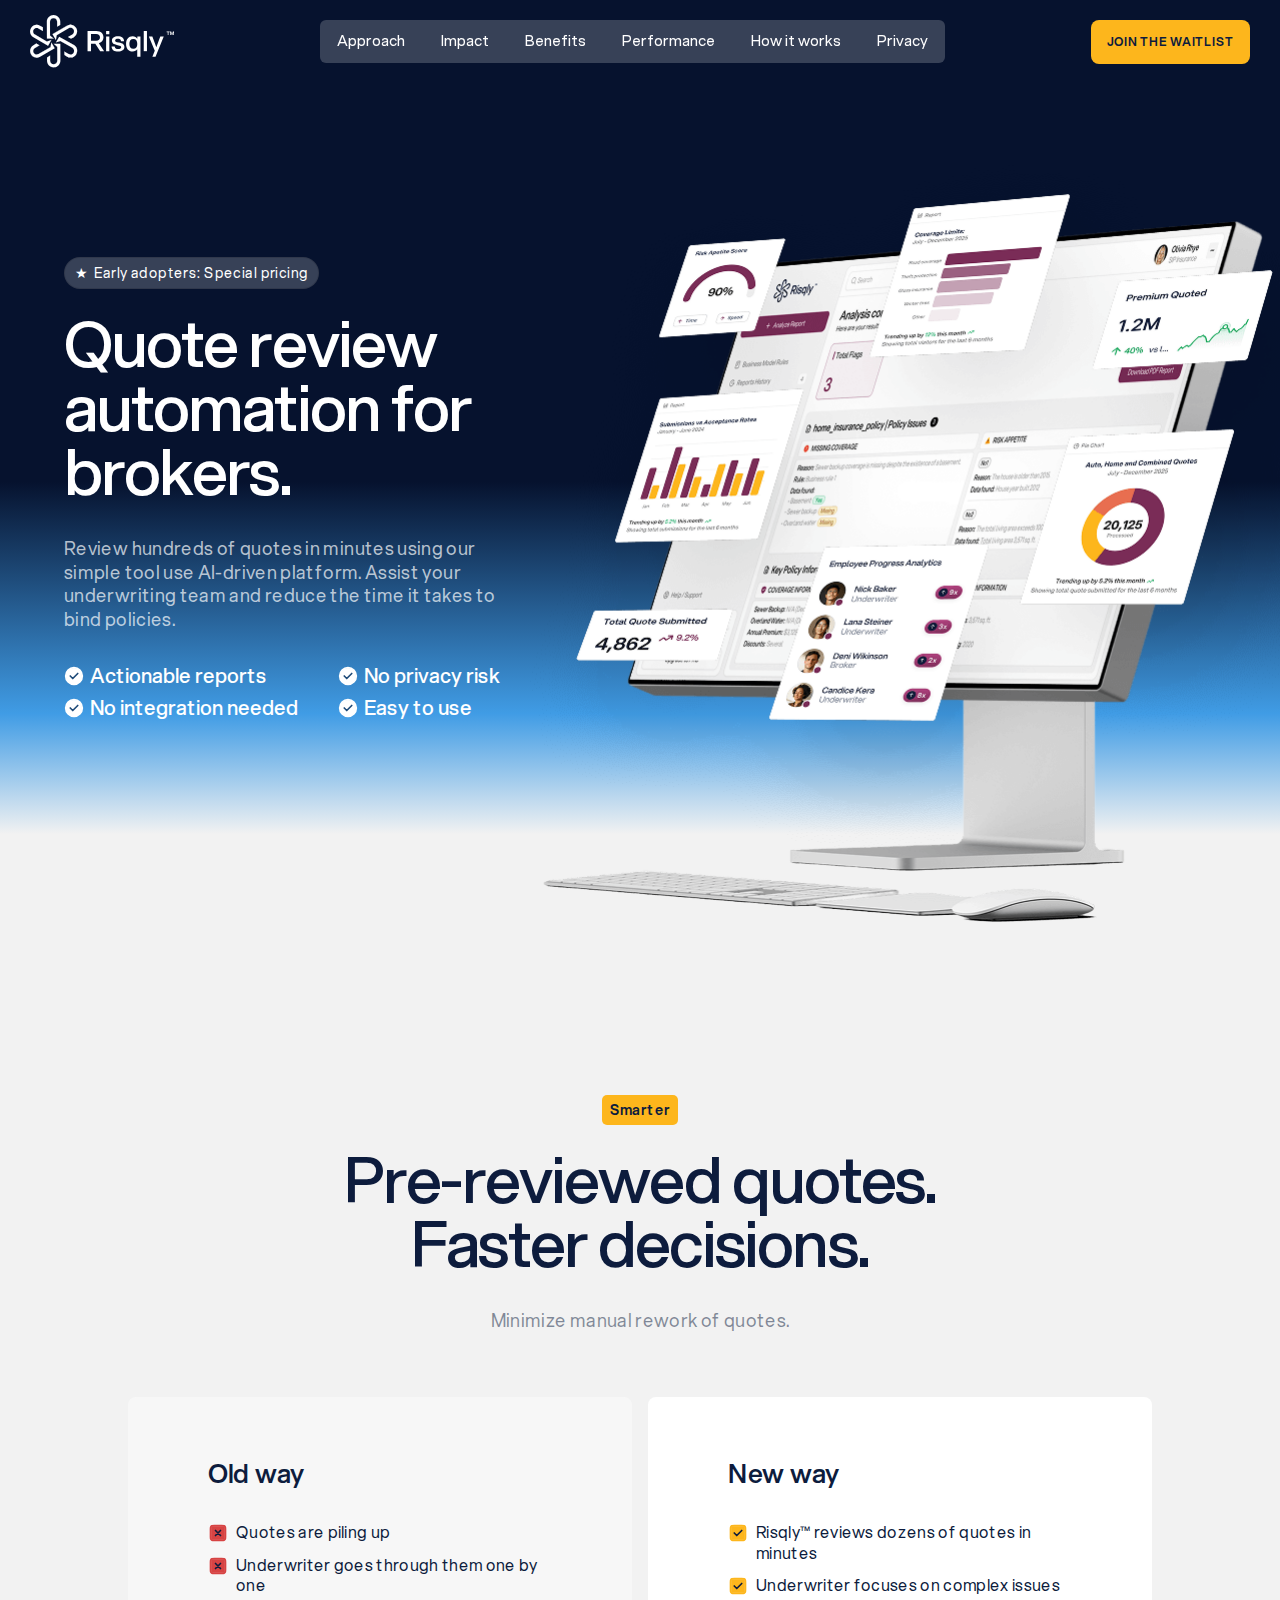
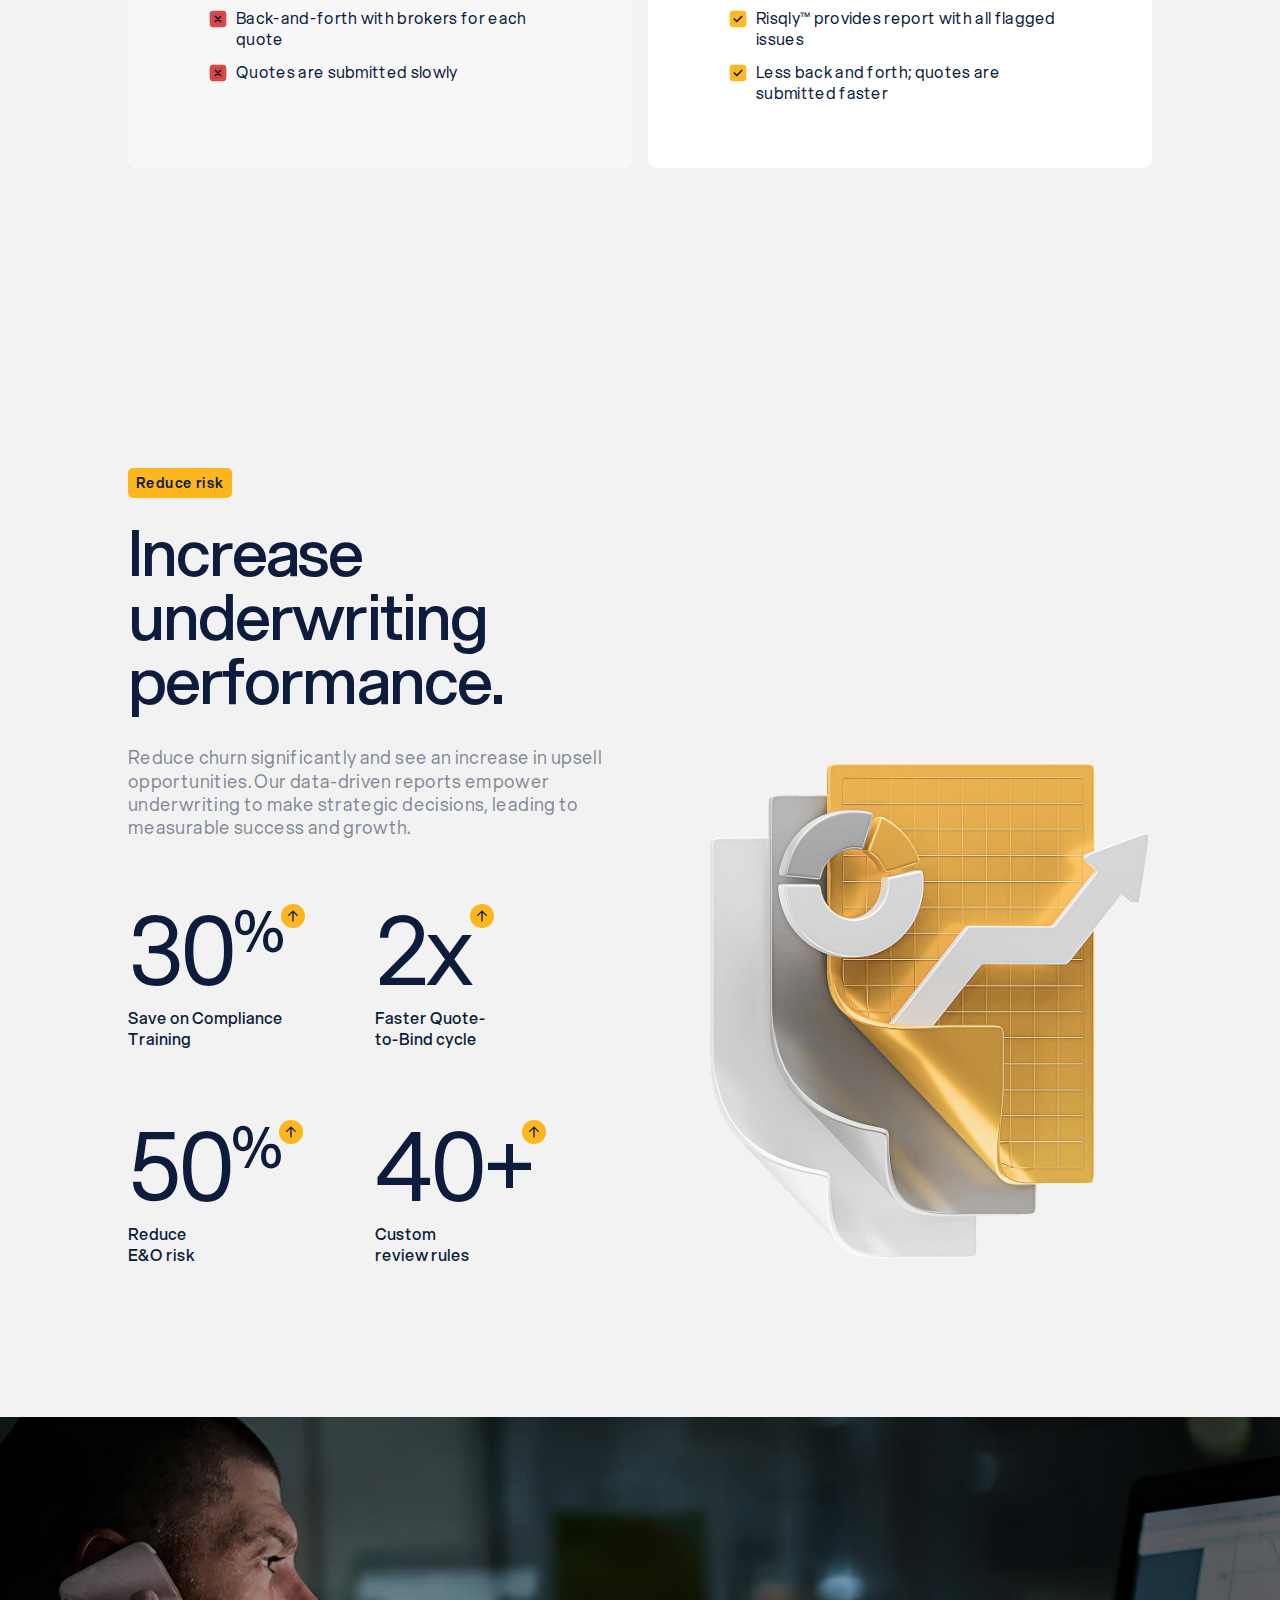
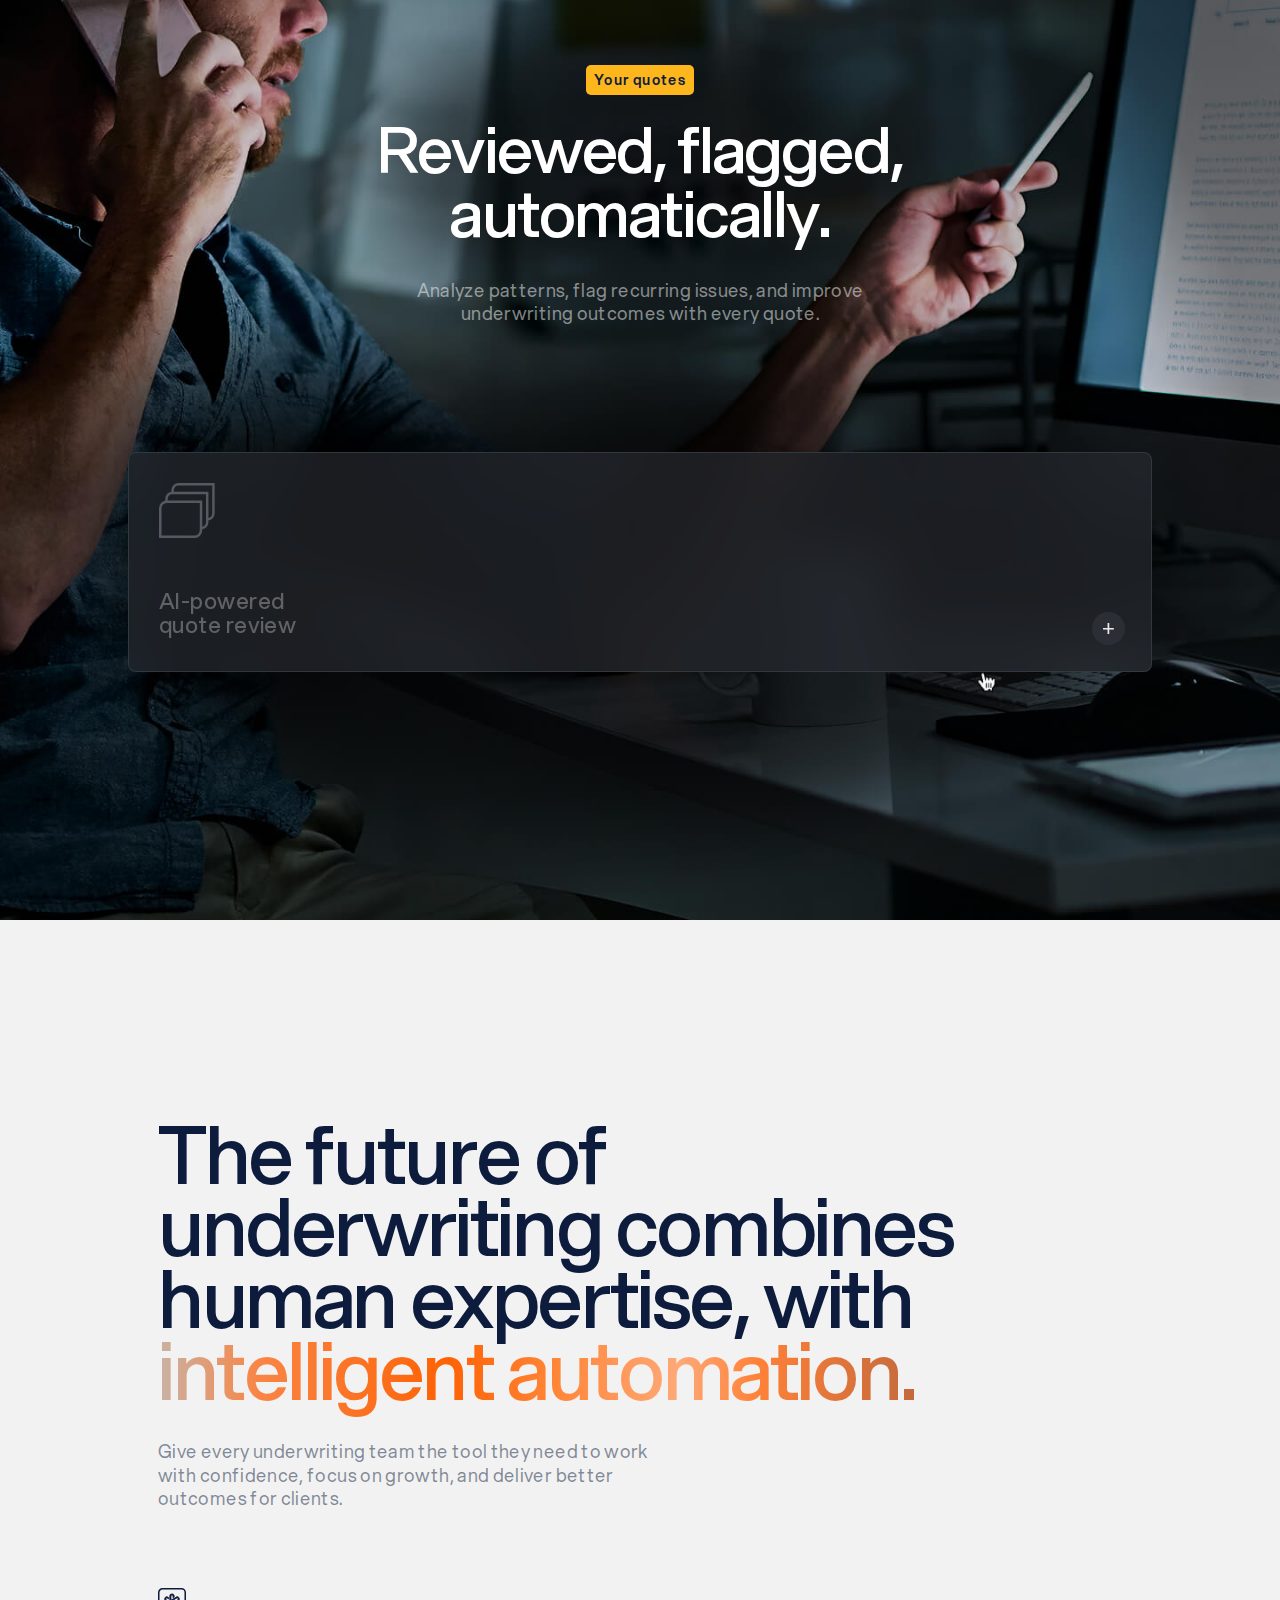
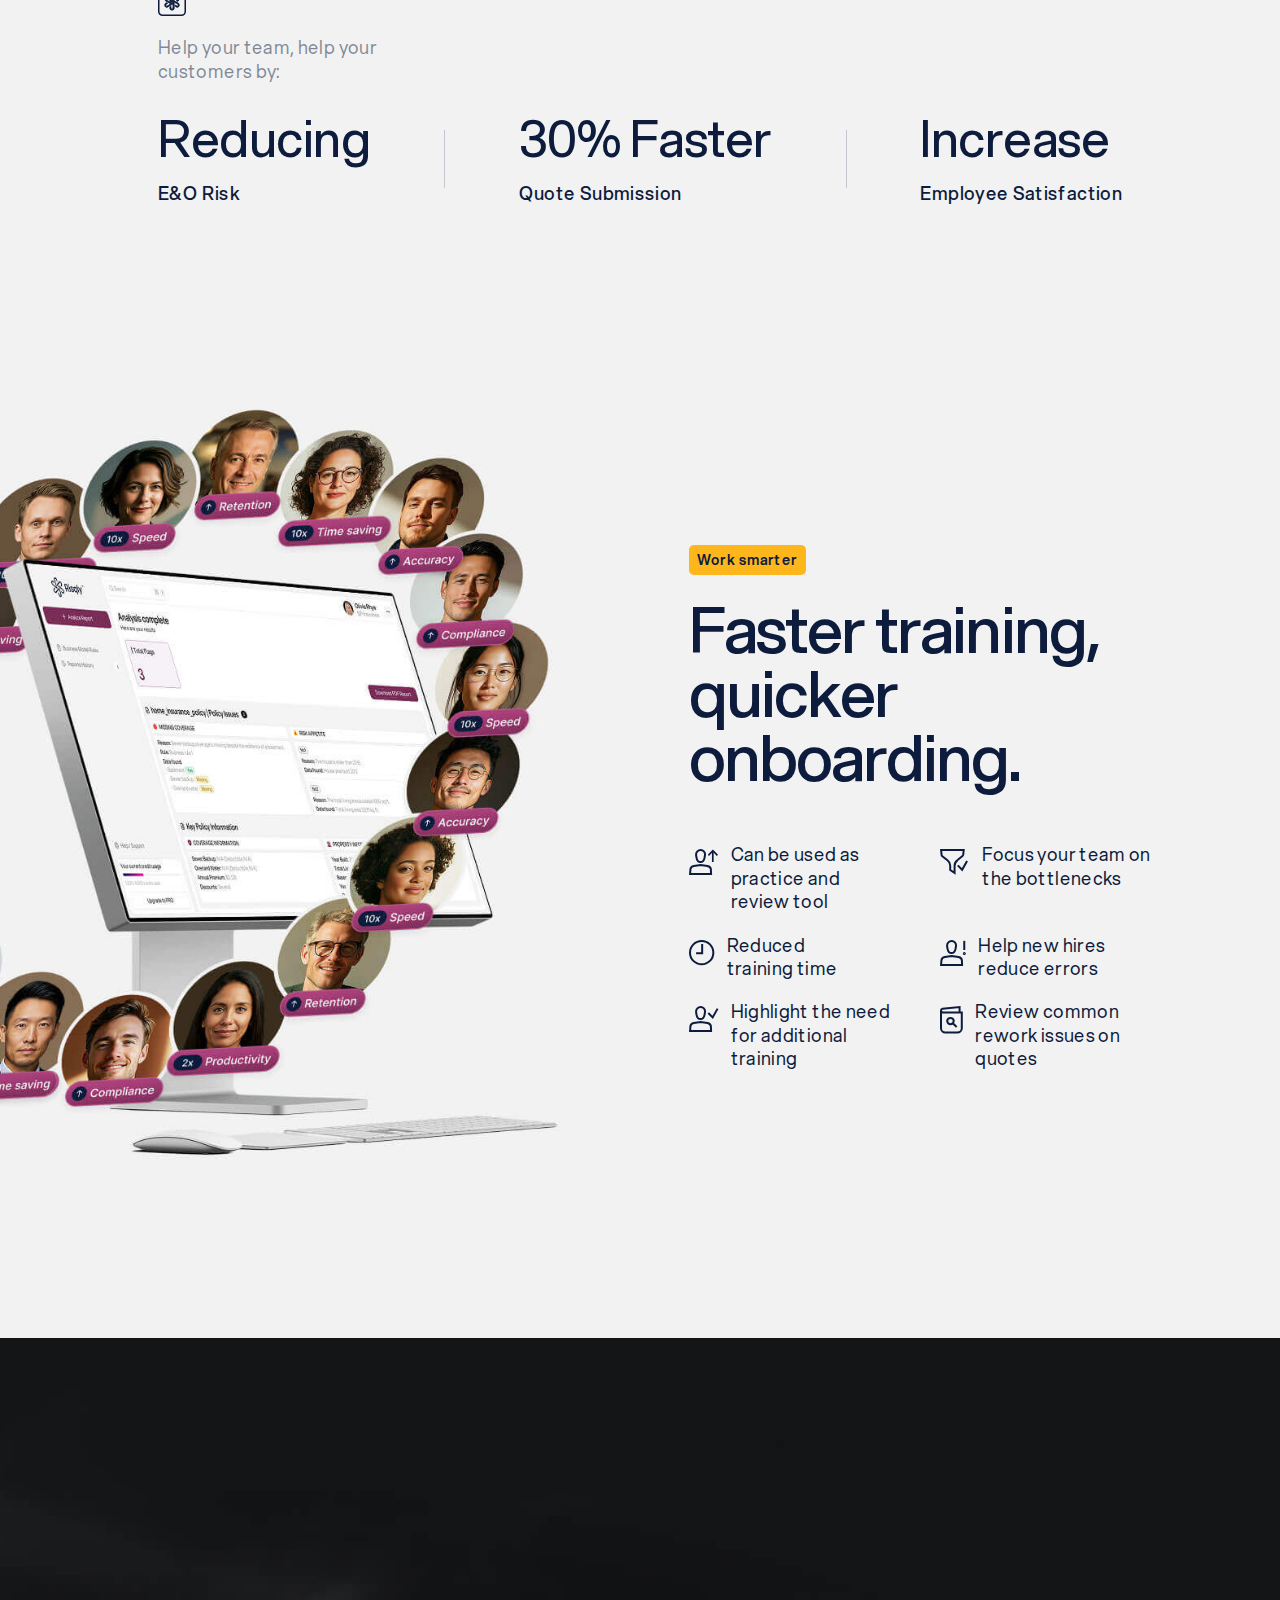
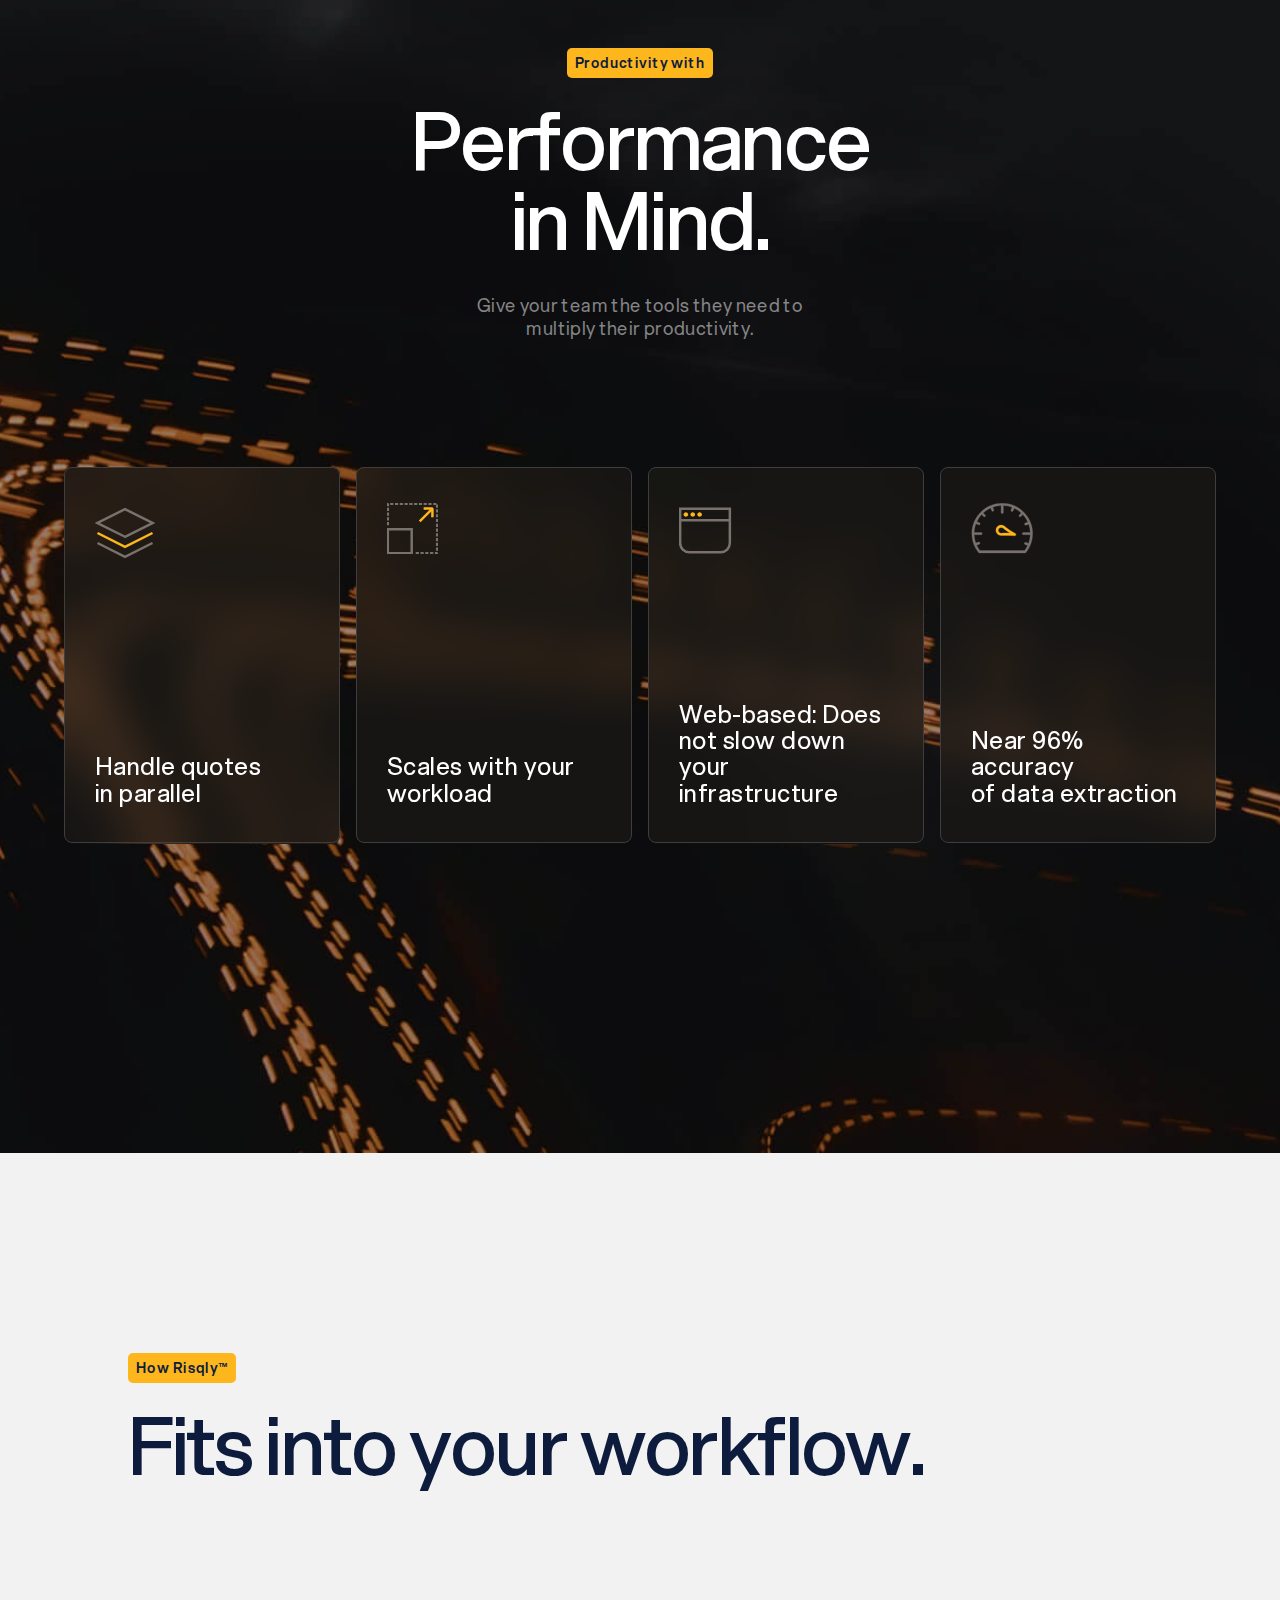
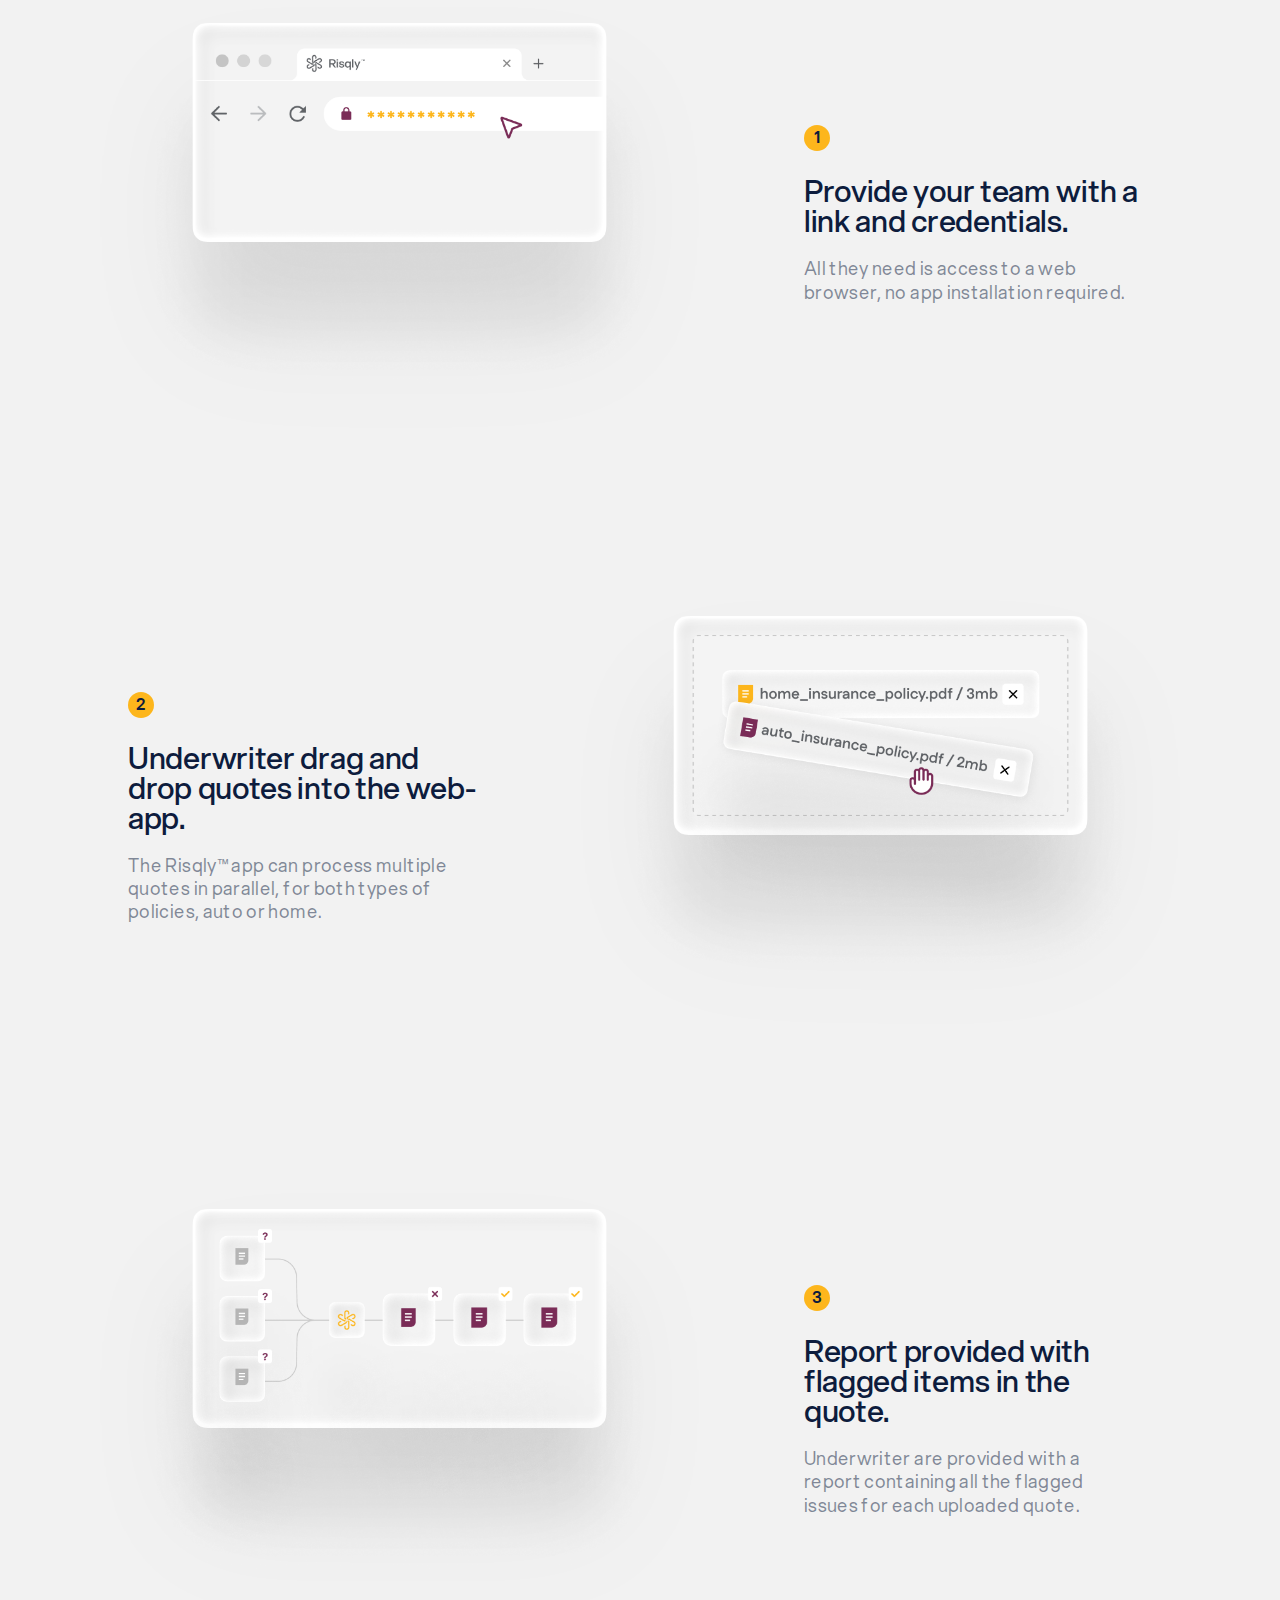
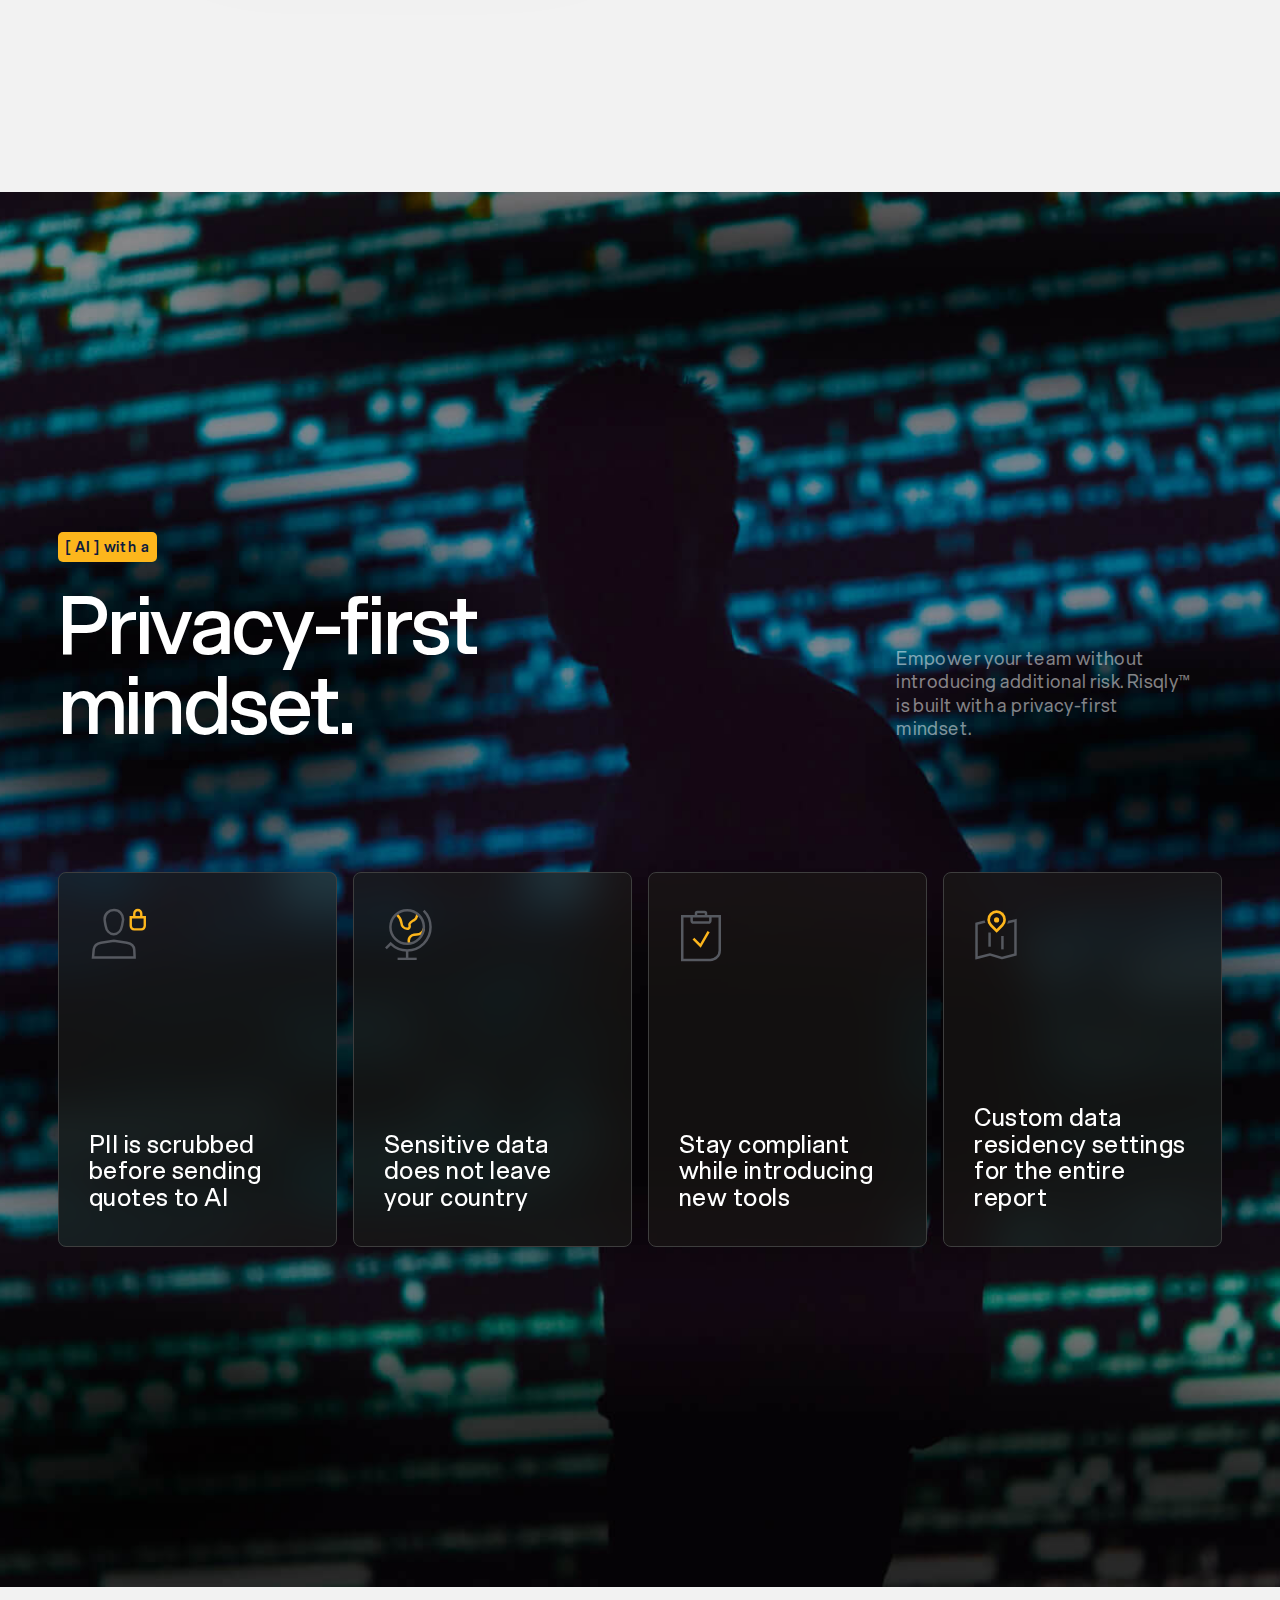
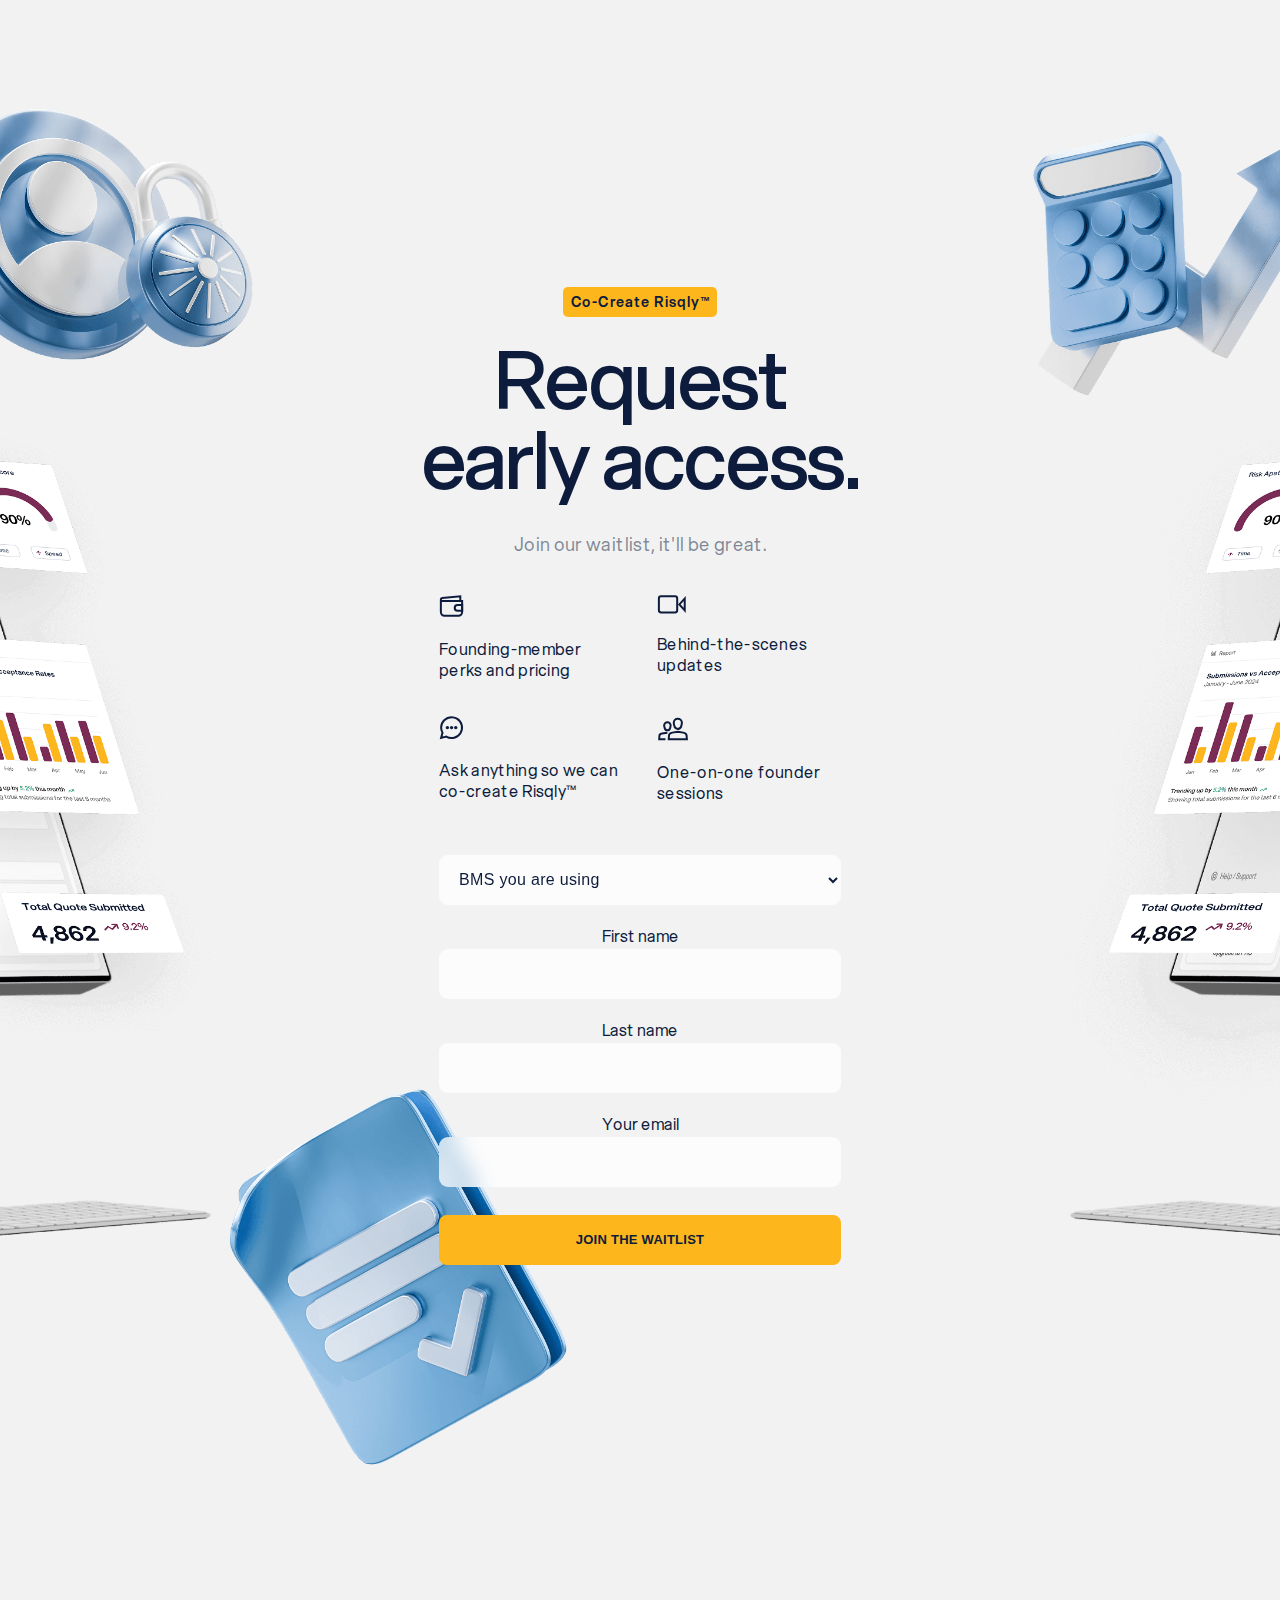
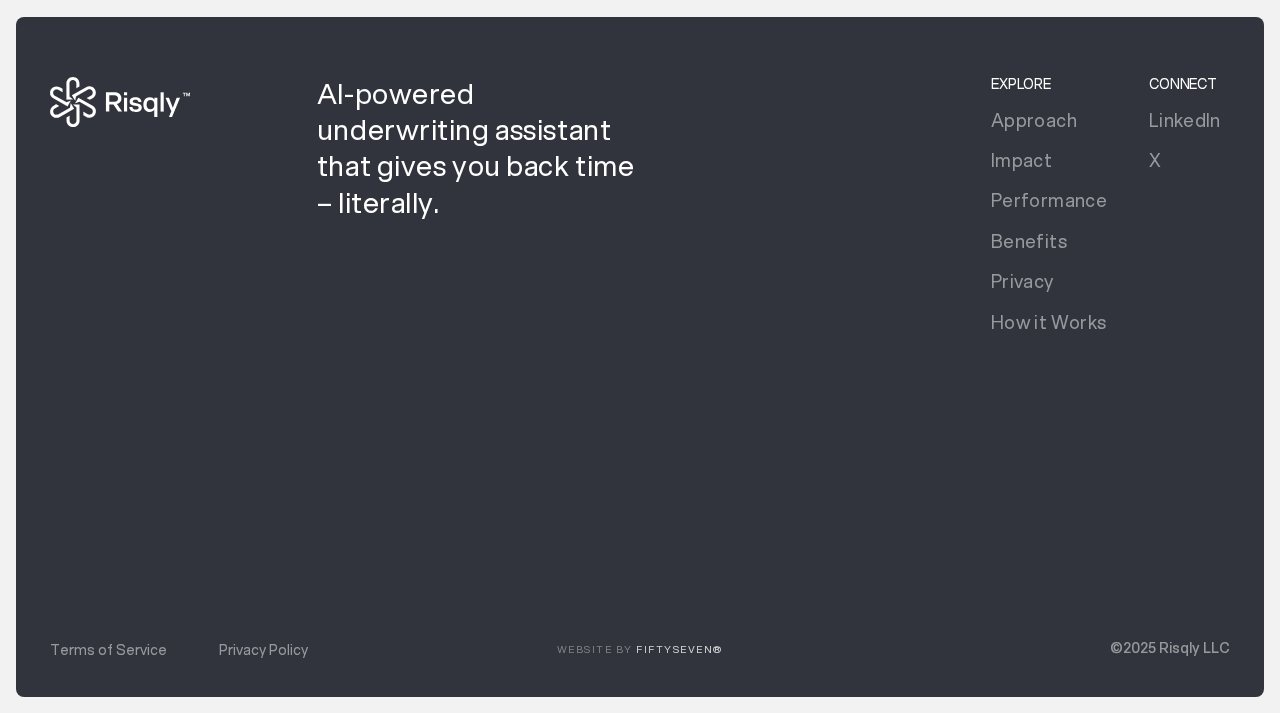
<file: index.html>
<!DOCTYPE html>
<html lang="en">
  <head>
    <meta charset="UTF-8" />
    <meta name="viewport" content="width=device-width, initial-scale=1.0" />

    <!-- Primary Meta Tags -->
    <title>Risqly™ | Quote Review Automation for Brokers</title>
    <meta name="title" content="Risqly™ | Quote Review Automation for Brokers" />
    <meta
      name="description"
      content="Review hundreds of quotes in minutes using our simple tool use AI-driven platform. Assist your underwriting team and reduce the time it takes to bind policies."
    />

    <!-- Open Graph / Facebook -->
    <meta property="og:type" content="website" />
    <meta property="og:url" content="https://risqly.com/" />
    <meta property="og:title" content="Risqly™ | Quote Review Automation for Brokers" />
    <meta
      property="og:description"
      content="Review hundreds of quotes in minutes using our simple tool use AI-driven platform. Assist your underwriting team and reduce the time it takes to bind policies."
    />
    <meta property="og:image" content="./assets/images/open-graph-image.jpg" />

    <!-- X (Twitter) -->
    <meta property="twitter:card" content="summary_large_image" />
    <meta property="twitter:url" content="https://risqly.com/" />
    <meta property="twitter:title" content="Risqly™ | Quote Review Automation for Brokers" />
    <meta
      property="twitter:description"
      content="Review hundreds of quotes in minutes using our simple tool use AI-driven platform. Assist your underwriting team and reduce the time it takes to bind policies."
    />
    <meta property="twitter:image" content="./assets/images/open-graph-image.jpg" />

    <!-- Favicon-->
    <link rel="icon" type="image/png" href="./assets/images/favicon/favicon-96x96.png" sizes="96x96" />
    <link rel="icon" type="image/svg+xml" href="./assets/images/favicon/favicon.svg" />
    <link rel="shortcut icon" href="./assets/images/favicon/favicon.ico" />
    <link rel="apple-touch-icon" sizes="180x180" href="./assets/images/favicon/apple-touch-icon.png" />
    <link rel="manifest" href="./assets/images/favicon/site.webmanifest" />

    <link rel="stylesheet" href="https://cdn.jsdelivr.net/npm/swiper@11/swiper-bundle.min.css" />
    <link rel="stylesheet" href="./assets/css/base.css" />
    <link rel="stylesheet" href="./assets/css/styles.css" />
  </head>
  <body>
    <header class="navbar" id="navbar">
      <div class="navbar__container">
        <!-- Logo -->

        <svg class="navbar__logo" width="108" height="40" viewBox="0 0 108 40" fill="none" xmlns="http://www.w3.org/2000/svg">
          <path d="M106.31 15.0909L105.61 13.0586V15.0909H105.083V12.3812H105.885L106.544 14.4097L107.198 12.3812H108V15.0909H107.473V13.0624L106.777 15.0909H106.31Z" fill="white" />
          <path d="M103.315 15.0909V12.8742H102.461V12.3812H104.726V12.8742H103.872V15.0909H103.315Z" fill="white" />
          <path d="M91.7928 31.3351L93.578 26.9038L89.1467 16.214H91.7718L94.7541 24.1106L97.7153 16.214H100.319L94.145 31.3351H91.7928Z" fill="white" />
          <path d="M85.3126 27.1348V12.0137H87.7277V27.1348H85.3126Z" fill="white" />
          <path
            d="M82.8441 16.214V31.3351H80.4289V25.7277C79.6728 26.7568 78.5387 27.3868 77.0056 27.3868C73.7924 27.3868 72.0493 24.9297 72.0493 21.6744C72.0493 18.4192 73.7924 15.962 77.0056 15.962C78.6017 15.962 79.7568 16.634 80.5129 17.7471V16.214H82.8441ZM74.5274 21.6744C74.5274 23.8376 75.4725 25.3287 77.5097 25.3287C79.5258 25.3287 80.4709 23.8376 80.4709 21.6744C80.4709 19.5113 79.5258 18.0201 77.5097 18.0201C75.4725 18.0201 74.5274 19.5113 74.5274 21.6744Z"
            fill="white"
          />
          <path
            d="M66.0843 27.3868C63.2701 27.3868 61.338 26.2738 61.17 23.5436H63.5431C63.7111 25.0767 64.6142 25.5807 66.1473 25.5807C67.5124 25.5807 68.3945 25.0767 68.3945 24.1946C68.3945 23.3755 68.0795 22.9975 65.7693 22.6195C62.388 22.0524 61.443 20.9604 61.443 19.1962C61.443 17.1801 63.2281 15.962 65.8323 15.962C68.8775 15.962 70.5156 17.3691 70.5576 19.6583H68.2685C68.2055 18.1462 67.1134 17.7681 65.8323 17.7681C64.6982 17.7681 63.8371 18.2512 63.8371 19.1122C63.8371 19.9523 64.3412 20.2883 66.5463 20.6453C69.8646 21.2124 70.8097 22.2205 70.8097 24.0476C70.8097 26.2108 68.8355 27.3868 66.0843 27.3868Z"
            fill="white"
          />
          <path d="M57.0824 27.1348V16.214H59.4975V27.1348H57.0824ZM57.0824 14.3869V12.0137H59.4975V14.3869H57.0824Z" fill="white" />
          <path
            d="M43.1575 27.1348V12.0137H49.668C53.3223 12.0137 55.1074 14.1349 55.1074 16.7811C55.1074 18.8812 53.8893 20.6033 51.6211 21.2544L55.5904 27.1348H52.6292L48.9749 21.5274H45.7407V27.1348H43.1575ZM45.7407 19.3432H49.563C51.5581 19.3432 52.4822 18.3352 52.4822 16.7811C52.4822 15.2269 51.5581 14.2189 49.563 14.2189H45.7407V19.3432Z"
            fill="white"
          />
          <path
            d="M17.7253 21.6077L22.7157 21.5892L22.7618 34.2573C22.7725 37.0089 20.5414 39.2554 17.7898 39.2661C15.0381 39.2769 12.7916 37.0458 12.7809 34.2941L12.7778 31.8373L15.0704 30.4476L15.0842 34.2864C15.0903 35.7682 16.2988 36.969 17.7805 36.9644C19.2623 36.9598 20.4631 35.7498 20.4585 34.268L20.4201 23.9033L17.7253 21.6092V21.6077Z"
            fill="white"
          />
          <path
            d="M22.6782 21.6267L17.8247 21.6444L20.4444 23.8745L20.4577 23.8855V23.9032L20.4959 34.2682C20.5004 35.7706 19.2831 36.9971 17.7806 37.0018C16.2781 37.0064 15.0524 35.789 15.0462 34.2865L15.033 30.5135L12.8153 31.8586L12.8183 34.2939C12.8289 37.0247 15.0587 39.2388 17.7894 39.2283C20.5203 39.2176 22.7345 36.988 22.7238 34.2571L22.6782 21.6267ZM22.7937 34.5151C22.6692 37.1686 20.4759 39.2934 17.7901 39.304C15.0178 39.3148 12.7543 37.0669 12.7433 34.2946L12.7403 31.8373V31.816L12.758 31.805L15.0506 30.4157L15.1079 30.3812V30.4473L15.1219 34.2865C15.1281 35.7474 16.3197 36.9314 17.7806 36.9268C19.1959 36.9224 20.3513 35.8024 20.418 34.4041L20.4209 34.2682L20.3827 23.9201L17.7012 21.6377L17.688 21.6267V21.5701H17.7255L22.7157 21.5517H22.7532V21.5892L22.7995 34.2571L22.7937 34.5151Z"
            fill="white"
          />
          <path
            d="M16.0292 20.6366L18.5398 24.9499L7.59152 31.3238C5.213 32.7089 2.15271 31.8996 0.76767 29.5227C-0.617368 27.1441 0.191851 24.0838 2.56883 22.6988L4.69553 21.4673L7.04487 22.7572L3.72662 24.6888C2.44599 25.4351 2.01144 27.0827 2.75617 28.3633C3.50089 29.644 5.15004 30.0785 6.43066 29.3338L15.3873 24.1192L16.0261 20.6381L16.0292 20.6366Z"
            fill="white"
          />
          <path
            d="M16.062 20.6175L18.5722 24.9308L18.5914 24.9631L18.559 24.9822L7.61041 31.3566C5.21402 32.7519 2.131 31.9364 0.735463 29.5418C-0.660013 27.1453 0.154761 24.0616 2.54957 22.6661L4.67681 21.4349L4.69519 21.4238L4.71357 21.4341L7.1216 22.7565L7.06353 22.7896L3.7455 24.7213C2.4829 25.4571 2.0543 27.0817 2.78846 28.3444C3.52268 29.6069 5.14887 30.0355 6.41154 29.3014L15.3534 24.095L15.9893 20.6315L15.9922 20.6131L16.0091 20.6043L16.0121 20.6028L16.0437 20.5874L16.062 20.6175ZM15.424 24.1259L15.4211 24.1428L15.4064 24.1516L6.44976 29.3661C5.15131 30.1212 3.47906 29.681 2.72378 28.3826C1.96861 27.084 2.40944 25.4133 3.70801 24.6566L6.96797 22.758L4.69519 21.5098L2.5878 22.7315C0.228854 24.1061 -0.574289 27.143 0.800148 29.5035C2.17473 31.8626 5.21238 32.6658 7.57292 31.2912L18.4884 24.9359L16.0451 20.7388L15.424 24.1259Z"
            fill="white"
          />
          <path
            d="M16.0208 18.6808L13.5409 23.011L2.54815 16.7169C0.158881 15.3503 -0.670299 12.2946 0.696313 9.90686C2.06292 7.51913 5.11861 6.68841 7.50634 8.05502L9.6361 9.28037L9.69445 11.9598L6.36238 10.0527C5.07715 9.31722 3.43107 9.76406 2.69556 11.0493C1.96004 12.3345 2.40688 13.9806 3.69211 14.7161L12.6872 19.8662L16.0208 18.6793V18.6808Z"
            fill="white"
          />
          <path
            d="M0.663349 9.88795C2.0403 7.4822 5.11931 6.64546 7.52506 8.02239L9.65451 9.24772L9.67362 9.25801V9.27933L9.7339 12.0255L9.67583 11.9924L6.34383 10.0857C5.07667 9.36051 3.45333 9.80066 2.72811 11.0677C2.00291 12.3349 2.44371 13.9583 3.71088 14.6834L12.691 19.8244L16.0083 18.6439L16.0583 18.6263V18.6909L16.0531 18.6998L13.5738 23.03L13.5547 23.0623L13.5224 23.0439L2.52965 16.7497C0.122312 15.3727 -0.713577 12.2937 0.663349 9.88795ZM7.48758 8.08781C5.11788 6.73152 2.08505 7.55575 0.728769 9.92544C-0.627525 12.2952 0.195937 15.328 2.56713 16.6842L13.5268 22.9594L15.9392 18.7475L12.6998 19.9016L12.6837 19.9075L3.67339 14.7489C2.37022 14.0031 1.91716 12.3342 2.66269 11.031C3.40854 9.72767 5.07807 9.27444 6.38132 10.0203L9.65524 11.8932L9.59865 9.30212L7.48758 8.08781Z"
            fill="white"
          />
          <path
            d="M17.7115 17.696L12.7211 17.7145L12.675 5.04643C12.6643 2.29478 14.8954 0.048314 17.6471 0.0375653C20.3987 0.0268167 22.6452 2.25793 22.6559 5.00958L22.659 7.46641L20.3665 8.85605L20.3526 5.01725C20.3465 3.53548 19.138 2.3347 17.6563 2.33931C16.1745 2.34391 14.9737 3.5539 14.9783 5.03568L15.0167 15.4004L17.7115 17.6945V17.696Z"
            fill="white"
          />
          <path
            d="M22.6181 5.00942C22.6072 2.27867 20.3776 0.0643473 17.6469 0.0750143C14.9162 0.0858442 12.7019 2.31548 12.7125 5.04617L12.7581 17.6758L17.6116 17.6582L14.9926 15.4288L14.9794 15.4178V15.4009L14.9404 5.03588C14.9358 3.53335 16.1539 2.30616 17.6565 2.30149C19.1588 2.29698 20.3837 3.5145 20.3901 5.01677L20.4033 8.78833L22.6203 7.44538L22.6181 5.00942ZM22.6967 7.4667V7.48728L22.6783 7.49831L20.3857 8.88829L20.3291 8.92284V8.85595L20.3151 5.01751C20.3091 3.5565 19.1174 2.37269 17.6565 2.3772C16.1955 2.38174 15.0116 3.57486 15.0161 5.03588L15.0536 15.3825L17.7358 17.6656L17.7491 17.6773V17.7332L17.7116 17.7339L12.7213 17.7523H12.6838V17.7148L12.6375 5.04691C12.6267 2.27446 14.8745 0.010873 17.6469 3.89701e-05C20.4194 -0.0107909 22.6829 2.23701 22.6938 5.00942L22.6967 7.4667Z"
            fill="white"
          />
          <path
            d="M19.4091 18.6698L16.8985 14.3565L27.8468 7.98254C30.2253 6.59751 33.2856 7.40672 34.6706 9.78371C36.0557 12.1622 35.2465 15.2225 32.8695 16.6076L30.7428 17.839L28.3934 16.5492L31.7117 14.6175C32.9923 13.8713 33.4269 12.2236 32.6821 10.943C31.9374 9.6624 30.2883 9.22785 29.0076 9.97258L20.051 15.1872L19.4122 18.6682L19.4091 18.6698Z"
            fill="white"
          />
          <path
            d="M27.828 7.95034C30.2244 6.55489 33.3074 7.36977 34.703 9.76445C36.0985 12.1609 35.283 15.2446 32.8881 16.6401L30.7616 17.8713L30.7432 17.8824L30.7249 17.8721L28.3756 16.5821L28.3168 16.5504L28.3742 16.5166L31.6929 14.5849C32.9554 13.8491 33.3842 12.2244 32.65 10.9618C31.9158 9.69936 30.2895 9.27082 29.0269 10.0048L20.0842 15.2104L19.4492 18.6748L19.4455 18.6931L19.4293 18.7019L19.4256 18.7034L19.394 18.7189L19.3764 18.6887L16.8662 14.3754L16.8471 14.3431L16.8794 14.324L27.828 7.95034ZM34.6383 9.80267C33.2637 7.44363 30.2261 6.64045 27.8655 8.01502L16.9492 14.3695L19.3918 18.5652L20.0137 15.1803L20.0174 15.1634L20.0321 15.1546L28.9887 9.94012C30.2872 9.18497 31.9595 9.62573 32.7147 10.9244C33.4697 12.2229 33.0289 13.8937 31.7304 14.6503L28.4705 16.5475L30.7425 17.7956L32.8506 16.5747C35.2095 15.2001 36.0127 12.1631 34.6383 9.80267Z"
            fill="white"
          />
          <path
            d="M19.4168 20.6241L21.8967 16.2939L32.891 22.588C35.2787 23.9546 36.1094 27.0103 34.7428 29.398C33.3762 31.7858 30.3205 32.6165 27.9328 31.2499L25.803 30.0245L25.7447 27.345L29.0768 29.2522C30.362 29.9877 32.0081 29.5408 32.7436 28.2556C33.4791 26.9704 33.0323 25.3243 31.747 24.5888L22.752 19.4387L19.4184 20.6256L19.4168 20.6241Z"
            fill="white"
          />
          <path
            d="M21.9153 16.2616L32.9094 22.5551C35.3152 23.932 36.1526 27.011 34.7757 29.4168C33.3988 31.8226 30.3198 32.6593 27.914 31.2824L25.7846 30.057L25.7662 30.0467L25.7655 30.0254L25.7059 27.2793L25.7633 27.3124L29.0953 29.2198C30.3624 29.945 31.9858 29.5042 32.711 28.237C33.4362 26.9698 32.9954 25.3465 31.7282 24.6213L22.7473 19.4796L19.4308 20.6609L19.4087 20.6689L19.3698 20.63L19.3845 20.6057L21.8638 16.2755L21.8829 16.2425L21.9153 16.2616ZM19.4977 20.5572L22.7393 19.4032L22.7554 19.3973L31.7657 24.5559C33.069 25.3018 33.5222 26.9713 32.7764 28.2745C32.0305 29.5777 30.361 30.0303 29.0578 29.2845L25.7831 27.4108L25.8397 30.0019L27.9515 31.2169L28.1757 31.3382C30.5092 32.5205 33.3965 31.6749 34.7103 29.3793C36.0665 27.0096 35.2416 23.9768 32.872 22.6205L21.9101 16.3446L19.4977 20.5572Z"
            fill="white"
          />
        </svg>

        <!-- Desktop Menu -->
        <nav class="navbar__menu">
          <a href="#approach" class="nav-link">Approach</a>
          <a href="#impact" class="nav-link">Impact</a>
          <a href="#benefits" class="nav-link">Benefits</a>
          <a href="#performance" class="nav-link">Performance</a>
          <a href="#workflow" class="nav-link">How it works</a>
          <a href="#privacy" class="nav-link">Privacy</a>
        </nav>

        <!-- CTA -->
        <a href="#waitlist" class="navbar__cta btn-2">Join the Waitlist</a>

        <!-- Hamburger (Mobile) -->
        <button class="navbar__toggle" aria-label="Menu">
          <span class="bar"></span>
          <span class="bar"></span>
          <span class="bar"></span>
        </button>
      </div>
    </header>

    <!-- Mobile Overlay Menu -->
    <div class="menu-overlay" id="menuOverlay">
      <div class="menu-overlay__content">
        <div class="menu-overlay__header">
          <svg width="108" height="40" viewBox="0 0 108 40" fill="none" xmlns="http://www.w3.org/2000/svg" class="menu-overlay__logo">
            <path d="M106.31 15.0909L105.61 13.0586V15.0909H105.083V12.3812H105.885L106.544 14.4097L107.198 12.3812H108V15.0909H107.473V13.0624L106.777 15.0909H106.31Z" fill="white" />
            <path d="M103.315 15.0909V12.8742H102.461V12.3812H104.726V12.8742H103.872V15.0909H103.315Z" fill="white" />
            <path d="M91.7928 31.3351L93.578 26.9038L89.1467 16.214H91.7718L94.7541 24.1106L97.7153 16.214H100.319L94.145 31.3351H91.7928Z" fill="white" />
            <path d="M85.3126 27.1348V12.0137H87.7277V27.1348H85.3126Z" fill="white" />
            <path
              d="M82.8441 16.214V31.3351H80.4289V25.7277C79.6728 26.7568 78.5387 27.3868 77.0056 27.3868C73.7924 27.3868 72.0493 24.9297 72.0493 21.6744C72.0493 18.4192 73.7924 15.962 77.0056 15.962C78.6017 15.962 79.7568 16.634 80.5129 17.7471V16.214H82.8441ZM74.5274 21.6744C74.5274 23.8376 75.4725 25.3287 77.5097 25.3287C79.5258 25.3287 80.4709 23.8376 80.4709 21.6744C80.4709 19.5113 79.5258 18.0201 77.5097 18.0201C75.4725 18.0201 74.5274 19.5113 74.5274 21.6744Z"
              fill="white"
            />
            <path
              d="M66.0843 27.3868C63.2701 27.3868 61.338 26.2738 61.17 23.5436H63.5431C63.7111 25.0767 64.6142 25.5807 66.1473 25.5807C67.5124 25.5807 68.3945 25.0767 68.3945 24.1946C68.3945 23.3755 68.0795 22.9975 65.7693 22.6195C62.388 22.0524 61.443 20.9604 61.443 19.1962C61.443 17.1801 63.2281 15.962 65.8323 15.962C68.8775 15.962 70.5156 17.3691 70.5576 19.6583H68.2685C68.2055 18.1462 67.1134 17.7681 65.8323 17.7681C64.6982 17.7681 63.8371 18.2512 63.8371 19.1122C63.8371 19.9523 64.3412 20.2883 66.5463 20.6453C69.8646 21.2124 70.8097 22.2205 70.8097 24.0476C70.8097 26.2108 68.8355 27.3868 66.0843 27.3868Z"
              fill="white"
            />
            <path d="M57.0824 27.1348V16.214H59.4975V27.1348H57.0824ZM57.0824 14.3869V12.0137H59.4975V14.3869H57.0824Z" fill="white" />
            <path
              d="M43.1575 27.1348V12.0137H49.668C53.3223 12.0137 55.1074 14.1349 55.1074 16.7811C55.1074 18.8812 53.8893 20.6033 51.6211 21.2544L55.5904 27.1348H52.6292L48.9749 21.5274H45.7407V27.1348H43.1575ZM45.7407 19.3432H49.563C51.5581 19.3432 52.4822 18.3352 52.4822 16.7811C52.4822 15.2269 51.5581 14.2189 49.563 14.2189H45.7407V19.3432Z"
              fill="white"
            />
            <path
              d="M17.7253 21.6077L22.7157 21.5892L22.7618 34.2573C22.7725 37.0089 20.5414 39.2554 17.7898 39.2661C15.0381 39.2769 12.7916 37.0458 12.7809 34.2941L12.7778 31.8373L15.0704 30.4476L15.0842 34.2864C15.0903 35.7682 16.2988 36.969 17.7805 36.9644C19.2623 36.9598 20.4631 35.7498 20.4585 34.268L20.4201 23.9033L17.7253 21.6092V21.6077Z"
              fill="white"
            />
            <path
              d="M22.6782 21.6267L17.8247 21.6444L20.4444 23.8745L20.4577 23.8855V23.9032L20.4959 34.2682C20.5004 35.7706 19.2831 36.9971 17.7806 37.0018C16.2781 37.0064 15.0524 35.789 15.0462 34.2865L15.033 30.5135L12.8153 31.8586L12.8183 34.2939C12.8289 37.0247 15.0587 39.2388 17.7894 39.2283C20.5203 39.2176 22.7345 36.988 22.7238 34.2571L22.6782 21.6267ZM22.7937 34.5151C22.6692 37.1686 20.4759 39.2934 17.7901 39.304C15.0178 39.3148 12.7543 37.0669 12.7433 34.2946L12.7403 31.8373V31.816L12.758 31.805L15.0506 30.4157L15.1079 30.3812V30.4473L15.1219 34.2865C15.1281 35.7474 16.3197 36.9314 17.7806 36.9268C19.1959 36.9224 20.3513 35.8024 20.418 34.4041L20.4209 34.2682L20.3827 23.9201L17.7012 21.6377L17.688 21.6267V21.5701H17.7255L22.7157 21.5517H22.7532V21.5892L22.7995 34.2571L22.7937 34.5151Z"
              fill="white"
            />
            <path
              d="M16.0292 20.6366L18.5398 24.9499L7.59152 31.3238C5.213 32.7089 2.15271 31.8996 0.76767 29.5227C-0.617368 27.1441 0.191851 24.0838 2.56883 22.6988L4.69553 21.4673L7.04487 22.7572L3.72662 24.6888C2.44599 25.4351 2.01144 27.0827 2.75617 28.3633C3.50089 29.644 5.15004 30.0785 6.43066 29.3338L15.3873 24.1192L16.0261 20.6381L16.0292 20.6366Z"
              fill="white"
            />
            <path
              d="M16.062 20.6175L18.5722 24.9308L18.5914 24.9631L18.559 24.9822L7.61041 31.3566C5.21402 32.7519 2.131 31.9364 0.735463 29.5418C-0.660013 27.1453 0.154761 24.0616 2.54957 22.6661L4.67681 21.4349L4.69519 21.4238L4.71357 21.4341L7.1216 22.7565L7.06353 22.7896L3.7455 24.7213C2.4829 25.4571 2.0543 27.0817 2.78846 28.3444C3.52268 29.6069 5.14887 30.0355 6.41154 29.3014L15.3534 24.095L15.9893 20.6315L15.9922 20.6131L16.0091 20.6043L16.0121 20.6028L16.0437 20.5874L16.062 20.6175ZM15.424 24.1259L15.4211 24.1428L15.4064 24.1516L6.44976 29.3661C5.15131 30.1212 3.47906 29.681 2.72378 28.3826C1.96861 27.084 2.40944 25.4133 3.70801 24.6566L6.96797 22.758L4.69519 21.5098L2.5878 22.7315C0.228854 24.1061 -0.574289 27.143 0.800148 29.5035C2.17473 31.8626 5.21238 32.6658 7.57292 31.2912L18.4884 24.9359L16.0451 20.7388L15.424 24.1259Z"
              fill="white"
            />
            <path
              d="M16.0208 18.6808L13.5409 23.011L2.54815 16.7169C0.158881 15.3503 -0.670299 12.2946 0.696313 9.90686C2.06292 7.51913 5.11861 6.68841 7.50634 8.05502L9.6361 9.28037L9.69445 11.9598L6.36238 10.0527C5.07715 9.31722 3.43107 9.76406 2.69556 11.0493C1.96004 12.3345 2.40688 13.9806 3.69211 14.7161L12.6872 19.8662L16.0208 18.6793V18.6808Z"
              fill="white"
            />
            <path
              d="M0.663349 9.88795C2.0403 7.4822 5.11931 6.64546 7.52506 8.02239L9.65451 9.24772L9.67362 9.25801V9.27933L9.7339 12.0255L9.67583 11.9924L6.34383 10.0857C5.07667 9.36051 3.45333 9.80066 2.72811 11.0677C2.00291 12.3349 2.44371 13.9583 3.71088 14.6834L12.691 19.8244L16.0083 18.6439L16.0583 18.6263V18.6909L16.0531 18.6998L13.5738 23.03L13.5547 23.0623L13.5224 23.0439L2.52965 16.7497C0.122312 15.3727 -0.713577 12.2937 0.663349 9.88795ZM7.48758 8.08781C5.11788 6.73152 2.08505 7.55575 0.728769 9.92544C-0.627525 12.2952 0.195937 15.328 2.56713 16.6842L13.5268 22.9594L15.9392 18.7475L12.6998 19.9016L12.6837 19.9075L3.67339 14.7489C2.37022 14.0031 1.91716 12.3342 2.66269 11.031C3.40854 9.72767 5.07807 9.27444 6.38132 10.0203L9.65524 11.8932L9.59865 9.30212L7.48758 8.08781Z"
              fill="white"
            />
            <path
              d="M17.7115 17.696L12.7211 17.7145L12.675 5.04643C12.6643 2.29478 14.8954 0.048314 17.6471 0.0375653C20.3987 0.0268167 22.6452 2.25793 22.6559 5.00958L22.659 7.46641L20.3665 8.85605L20.3526 5.01725C20.3465 3.53548 19.138 2.3347 17.6563 2.33931C16.1745 2.34391 14.9737 3.5539 14.9783 5.03568L15.0167 15.4004L17.7115 17.6945V17.696Z"
              fill="white"
            />
            <path
              d="M22.6181 5.00942C22.6072 2.27867 20.3776 0.0643473 17.6469 0.0750143C14.9162 0.0858442 12.7019 2.31548 12.7125 5.04617L12.7581 17.6758L17.6116 17.6582L14.9926 15.4288L14.9794 15.4178V15.4009L14.9404 5.03588C14.9358 3.53335 16.1539 2.30616 17.6565 2.30149C19.1588 2.29698 20.3837 3.5145 20.3901 5.01677L20.4033 8.78833L22.6203 7.44538L22.6181 5.00942ZM22.6967 7.4667V7.48728L22.6783 7.49831L20.3857 8.88829L20.3291 8.92284V8.85595L20.3151 5.01751C20.3091 3.5565 19.1174 2.37269 17.6565 2.3772C16.1955 2.38174 15.0116 3.57486 15.0161 5.03588L15.0536 15.3825L17.7358 17.6656L17.7491 17.6773V17.7332L17.7116 17.7339L12.7213 17.7523H12.6838V17.7148L12.6375 5.04691C12.6267 2.27446 14.8745 0.010873 17.6469 3.89701e-05C20.4194 -0.0107909 22.6829 2.23701 22.6938 5.00942L22.6967 7.4667Z"
              fill="white"
            />
            <path
              d="M19.4091 18.6698L16.8985 14.3565L27.8468 7.98254C30.2253 6.59751 33.2856 7.40672 34.6706 9.78371C36.0557 12.1622 35.2465 15.2225 32.8695 16.6076L30.7428 17.839L28.3934 16.5492L31.7117 14.6175C32.9923 13.8713 33.4269 12.2236 32.6821 10.943C31.9374 9.6624 30.2883 9.22785 29.0076 9.97258L20.051 15.1872L19.4122 18.6682L19.4091 18.6698Z"
              fill="white"
            />
            <path
              d="M27.828 7.95034C30.2244 6.55489 33.3074 7.36977 34.703 9.76445C36.0985 12.1609 35.283 15.2446 32.8881 16.6401L30.7616 17.8713L30.7432 17.8824L30.7249 17.8721L28.3756 16.5821L28.3168 16.5504L28.3742 16.5166L31.6929 14.5849C32.9554 13.8491 33.3842 12.2244 32.65 10.9618C31.9158 9.69936 30.2895 9.27082 29.0269 10.0048L20.0842 15.2104L19.4492 18.6748L19.4455 18.6931L19.4293 18.7019L19.4256 18.7034L19.394 18.7189L19.3764 18.6887L16.8662 14.3754L16.8471 14.3431L16.8794 14.324L27.828 7.95034ZM34.6383 9.80267C33.2637 7.44363 30.2261 6.64045 27.8655 8.01502L16.9492 14.3695L19.3918 18.5652L20.0137 15.1803L20.0174 15.1634L20.0321 15.1546L28.9887 9.94012C30.2872 9.18497 31.9595 9.62573 32.7147 10.9244C33.4697 12.2229 33.0289 13.8937 31.7304 14.6503L28.4705 16.5475L30.7425 17.7956L32.8506 16.5747C35.2095 15.2001 36.0127 12.1631 34.6383 9.80267Z"
              fill="white"
            />
            <path
              d="M19.4168 20.6241L21.8967 16.2939L32.891 22.588C35.2787 23.9546 36.1094 27.0103 34.7428 29.398C33.3762 31.7858 30.3205 32.6165 27.9328 31.2499L25.803 30.0245L25.7447 27.345L29.0768 29.2522C30.362 29.9877 32.0081 29.5408 32.7436 28.2556C33.4791 26.9704 33.0323 25.3243 31.747 24.5888L22.752 19.4387L19.4184 20.6256L19.4168 20.6241Z"
              fill="white"
            />
            <path
              d="M21.9153 16.2616L32.9094 22.5551C35.3152 23.932 36.1526 27.011 34.7757 29.4168C33.3988 31.8226 30.3198 32.6593 27.914 31.2824L25.7846 30.057L25.7662 30.0467L25.7655 30.0254L25.7059 27.2793L25.7633 27.3124L29.0953 29.2198C30.3624 29.945 31.9858 29.5042 32.711 28.237C33.4362 26.9698 32.9954 25.3465 31.7282 24.6213L22.7473 19.4796L19.4308 20.6609L19.4087 20.6689L19.3698 20.63L19.3845 20.6057L21.8638 16.2755L21.8829 16.2425L21.9153 16.2616ZM19.4977 20.5572L22.7393 19.4032L22.7554 19.3973L31.7657 24.5559C33.069 25.3018 33.5222 26.9713 32.7764 28.2745C32.0305 29.5777 30.361 30.0303 29.0578 29.2845L25.7831 27.4108L25.8397 30.0019L27.9515 31.2169L28.1757 31.3382C30.5092 32.5205 33.3965 31.6749 34.7103 29.3793C36.0665 27.0096 35.2416 23.9768 32.872 22.6205L21.9101 16.3446L19.4977 20.5572Z"
              fill="white"
            />
          </svg>

          <button class="menu-overlay__close" aria-label="Close">
            <svg width="22" height="22" viewBox="0 0 22 22" fill="none" xmlns="http://www.w3.org/2000/svg">
              <g clip-path="url(#clip0_65_1086)">
                <path d="M5.13525 5.14122L16.7685 16.7745" stroke="white" stroke-width="2.19359" stroke-miterlimit="10" />
                <path d="M5.13504 16.7735L16.8006 5.10789" stroke="white" stroke-width="2.19359" stroke-miterlimit="10" />
              </g>
              <defs>
                <clipPath id="clip0_65_1086">
                  <rect width="21.9359" height="21.9359" fill="white" />
                </clipPath>
              </defs>
            </svg>
          </button>
        </div>

        <nav class="menu-overlay__links">
          <a href="#approach" class="link-1">Approach</a>
          <a href="#impact" class="link-1">Impact</a>
          <a href="#benefits" class="link-1">Benefits</a>
          <a href="#performance" class="link-1">Performance</a>
          <a href="#workflow" class="link-1">How it works</a>
          <a href="#privacy" class="link-1">Privacy</a>
        </nav>

        <a href="#waitlist" class="menu-overlay__cta btn-2">Join the Waitlist</a>
      </div>
    </div>
    <main>
      <section class="hero" data-theme="dark">
        <div class="container">
          <div class="hero__background"></div>
          <div class="hero__wrapper">
            <div class="hero__content">
              <!-- Early Adopter Label -->
              <div class="hero__label label-2">
                <span class="star">★</span>
                Early adopters: Special pricing
              </div>

              <!-- Hero Text -->
              <div class="hero__text">
                <h1 class="hero__title h3-desktop">Quote review automation for brokers.</h1>
                <p class="hero__description text-b1 text-b2-desktop">
                  Review hundreds of quotes in minutes using our simple tool use AI-driven platform. Assist your underwriting team and reduce the time it takes to bind policies.
                </p>
              </div>

              <!-- Feature List -->
              <ul class="hero__features">
                <li class="hero__feature h10">Actionable reports</li>
                <li class="hero__feature h10">No privacy risk</li>
                <li class="hero__feature h10">No integration needed</li>
                <li class="hero__feature h10">Easy to use</li>
              </ul>
            </div>

            <!-- Hero Image -->
            <div class="hero__image">
              <picture>
                <source media="(max-width: 767px)" srcset="./assets/images/risqly_mockup-sm.png 1x, ./assets/images/risqly_mockup-sm-2x.png 2x" />
                <source media="(min-width: 768px)" srcset="./assets/images/risqly_mockup-lg.png 1x, ./assets/images/risqly_mockup-lg-2x.png 2x" />
                <img src="./assets/images/risqly_mockup-sm.png" alt="Risqly platform interface" class="hero__app-image" />
              </picture>
            </div>
          </div>
        </div>
        <div data-theme="light" class="hero__theme-breakpoint"></div>
      </section>
      <section class="compare__section" data-theme="light" id="approach">
        <div class="container">
          <div class="compare__header">
            <div class="badge label-1">Smarter</div>
            <h2 class="title h3-desktop">Pre-reviewed quotes. Faster decisions.</h2>
            <p class="subtitle text-b1 text-b2-desktop">Minimize manual rework of quotes.</p>
          </div>

          <div class="comparison">
            <!-- Old Way -->
            <div class="compare__card compare__card--old">
              <h3 class="h5 h7-desktop">Old way</h3>
              <ul>
                <li class="text-b3 text-b4-desktop"><span>Quotes are piling up</span></li>
                <li class="text-b3 text-b4-desktop"><span>Underwriter goes through them one by one</span></li>
                <li class="text-b3 text-b4-desktop"><span>Back-and-forth with brokers for each quote</span></li>
                <li class="text-b3 text-b4-desktop"><span>Quotes are submitted slowly</span></li>
              </ul>
            </div>

            <!-- New Way -->
            <div class="compare__card compare__card--new">
              <h3 class="h5 h7-desktop">New way</h3>
              <ul>
                <li class="text-b3 text-b4-desktop"><span>Risqly™ reviews dozens of quotes in minutes</span></li>
                <li class="text-b3 text-b4-desktop"><span>Underwriter focuses on complex issues</span></li>
                <li class="text-b3 text-b4-desktop"><span>Risqly™ provides report with all flagged issues</span></li>
                <li class="text-b3 text-b4-desktop"><span>Less back and forth; quotes are submitted faster</span></li>
              </ul>
            </div>
          </div>
        </div>
      </section>
      <section class="stats__section" data-theme="light" id="impact">
        <div class="container">
          <div class="stats__content">
            <div class="stats__header">
              <div class="badge label-1">Reduce risk</div>
              <h2 class="title h1 h3-desktop">Increase underwriting performance.</h2>
              <p class="subtitle text-b1 text-b2-desktop">
                Reduce churn significantly and see an increase in upsell opportunities. Our data-driven reports empower underwriting to make strategic decisions, leading to measurable success and
                growth.
              </p>
            </div>
            <div class="stats__data__wrapper">
              <div class="stat__data">
                <h3 class="stat__value">30<span>%</span></h3>
                <p class="stat__text text-b2 text-b3-desktop">
                  Save on Compliance <br />
                  Training
                </p>
              </div>
              <div class="stat__data">
                <h3 class="stat__value">2x</h3>
                <p class="stat__text text-b2 text-b3-desktop">Faster Quote-<br />to-Bind cycle</p>
              </div>
              <div class="stat__data">
                <h3 class="stat__value">50<span>%</span></h3>
                <p class="stat__text text-b2 text-b3-desktop">
                  Reduce <br />
                  E&O risk
                </p>
              </div>
              <div class="stat__data">
                <h3 class="stat__value">40+</h3>
                <p class="stat__text text-b2 text-b3-desktop">
                  Custom <br />
                  review rules
                </p>
              </div>
            </div>
          </div>
          <div class="stats__image">
            <img src="./assets/images/stat.png" srcset="./assets/images/stat.png 1x, ./assets/images/stat-2x.png 2x" alt="Performance illustration" />
          </div>
        </div>
      </section>

      <!-- Features Section -->
      <section class="features" data-theme="dark" id="benefits">
        <div class="container">
          <div class="features__background"></div>
          <div class="features__content">
            <!-- Header -->
            <div class="features__header">
              <div class="badge label-1">Your quotes</div>
              <h2 class="title h3-desktop">Reviewed, flagged, automatically.</h2>
              <p class="subtitle text-b1 text-b2-desktop">Analyze patterns, flag recurring issues, and improve underwriting outcomes with every quote.</p>
            </div>

            <!-- Features Cards -->
            <div class="swiper features__slider">
              <div class="swiper-wrapper">
                <!-- Card 1 -->
                <div class="swiper-slide">
                  <div class="features__card" data-feature="ai-review">
                    <div class="features__icon">
                      <!-- SVG for stacks-icon -->
                      <svg class="icon-stacks" width="56" height="56" viewBox="0 0 56 56" fill="none" xmlns="http://www.w3.org/2000/svg">
                        <path
                          d="M13.6539 10.002V7.08465C13.6539 3.87559 16.292 1.25 19.5164 1.25H54.4175V30.4232C54.4175 33.6323 51.7793 36.2579 48.5549 36.2579"
                          stroke="#565960"
                          stroke-width="2.5"
                          stroke-miterlimit="10"
                        />
                        <path
                          class="fill"
                          d="M7.44983 18.7539V15.8366C7.44983 12.6275 10.088 10.002 13.3124 10.002H48.2135V39.1752C48.2135 42.3843 45.5753 45.0098 42.3509 45.0098"
                          stroke="#FDB61C"
                          stroke-width="2.5"
                          stroke-miterlimit="10"
                        />
                        <path
                          d="M7.69882 18.7539H42.0136V47.3437C42.0136 50.8445 39.0823 53.7618 35.5648 53.7618H1.25V25.172C1.25 21.6712 4.18128 18.7539 7.69882 18.7539Z"
                          stroke="#565960"
                          stroke-width="2.5"
                          stroke-miterlimit="10"
                        />
                      </svg>
                    </div>
                    <div>
                      <h3 class="h6 h9-desktop">
                        AI-powered <br />
                        quote review
                      </h3>
                      <p class="features__card-description text-b3">
                        Use our powerful AI review <br />
                        assistant to empower your Underwriting team.
                      </p>
                    </div>
                    <button class="features__expand" aria-label="Learn more">+</button>
                  </div>
                </div>

                <!-- Card 2 -->
                <div class="swiper-slide">
                  <div class="features__card" data-feature="notifications">
                    <div class="features__icon">
                      <!-- Inline SVG for files icon -->
                      <svg width="48" height="57" class="icon-file" viewBox="0 0 48 57" fill="none" xmlns="http://www.w3.org/2000/svg">
                        <g clip-path="url(#clip0_34_1427)">
                          <path class="fill" d="M20.2193 25.4912H37.0193" stroke="#FDB61C" stroke-width="2.3" stroke-miterlimit="10" />
                          <path class="fill" d="M20.2193 33.8911H33.4193" stroke="#FDB61C" stroke-width="2.3" stroke-miterlimit="10" />
                          <path class="fill" d="M20.2193 42.291H31.0193" stroke="#FDB61C" stroke-width="2.3" stroke-miterlimit="10" />
                          <path d="M34.3248 13.5004V3.90039H1.74756V46.3474H12.5476" stroke="#565960" stroke-width="2.3" stroke-miterlimit="10" />
                          <path d="M11.7217 12.6675H45.499V42.3804C45.499 49.3842 39.7627 55.1145 32.7517 55.1145H11.7217V12.6675Z" stroke="#565960" stroke-width="2.3" stroke-miterlimit="10" />
                        </g>
                        <defs>
                          <clipPath id="clip0_34_1427">
                            <rect width="48" height="57" fill="white" />
                          </clipPath>
                        </defs>
                      </svg>
                    </div>
                    <div>
                      <h3 class="h6 h9-desktop">
                        Customized <br />
                        review rules
                      </h3>
                      <p class="features__card-description text-b3">
                        Add your own list of custom rules to the already existing library of rules provided with the tool. These can be specific to carriers and policy types.
                      </p>
                    </div>
                    <button class="features__expand" aria-label="Learn more">+</button>
                  </div>
                </div>

                <!-- Card 3 -->
                <div class="swiper-slide">
                  <div class="features__card" data-feature="rules">
                    <div class="features__icon">
                      <!-- Inline SVG for bell-icon -->
                      <svg width="53" height="53" class="icon-bell" viewBox="0 0 53 53" fill="none" xmlns="http://www.w3.org/2000/svg">
                        <path
                          d="M18.9059 42.3096V44.4175C18.9059 47.8956 21.7517 50.7414 25.2298 50.7414C28.7079 50.7414 31.5537 47.8956 31.5537 44.4175V42.3096"
                          stroke="#565960"
                          stroke-width="2.5"
                          stroke-miterlimit="10"
                        />
                        <path
                          d="M25.1243 1.0083C32.2436 1.00854 37.9678 6.73278 37.9681 13.8521V19.0161C37.9681 21.5097 38.9814 23.8397 40.6722 25.6294L41.973 26.9302C41.1143 27.1965 40.3079 27.5816 39.5706 28.063L38.8909 27.3833L38.8782 27.3716L38.8665 27.3599C36.7691 25.1459 35.4681 22.2091 35.4681 19.0161V13.8521C35.4678 8.1135 30.8629 3.50854 25.1243 3.5083C19.3856 3.5083 14.7808 8.11335 14.7806 13.8521V18.9116C14.7805 22.076 13.6029 25.0324 11.3577 27.2778L7.05988 31.5757L6.75031 31.9175C5.24044 33.6587 4.34617 35.8566 4.34601 38.1987V41.0591H36.5472C37.1137 42.0104 37.8387 42.8562 38.6868 43.5591H1.84601V38.1987C1.84618 35.006 3.14806 32.0698 5.24542 29.856L5.25714 29.8433L9.59015 25.5103C11.3492 23.7509 12.2805 21.4378 12.2806 18.9116V13.8521C12.2808 6.73263 18.0049 1.0083 25.1243 1.0083Z"
                          fill="#565960"
                        />
                        <circle class="fill" cx="45.8524" cy="36.5" r="4.5" fill="#FDB61C" />
                      </svg>
                    </div>
                    <div>
                      <h3 class="h6 h9-desktop">
                        Internal notification <br />
                        for high risk items
                      </h3>
                      <p class="features__card-description text-b3">
                        Create notifications to flag high risk quotes or re-occurring coverage problems so that your team can deal with them systematically.
                      </p>
                    </div>
                    <button class="features__expand" aria-label="Learn more">+</button>
                  </div>
                </div>

                <!-- Card 4 -->
                <div class="swiper-slide">
                  <div class="features__card" data-feature="tracking">
                    <div class="features__icon">
                      <!-- Inline SVG for chart-icon -->
                      <svg width="59" height="57" class="icon-chart" viewBox="0 0 59 57" fill="none" xmlns="http://www.w3.org/2000/svg">
                        <g clip-path="url(#clip0_34_1472)">
                          <path d="M17.2198 55.3992V23.7144H7.91833V55.3992" stroke="#565960" stroke-width="2.5" stroke-miterlimit="10" />
                          <path class="fill" d="M34.4687 55.3988V3.88623H25.1672V55.3988" stroke="#FDB61C" stroke-width="2.5" stroke-miterlimit="10" />
                          <path d="M1.29517 55.3984C1.29517 55.3984 37.4965 55.3984 58.2025 55.3984" stroke="#565960" stroke-width="2.5" stroke-miterlimit="10" />
                          <path d="M51.7176 55.3986V34.2754H42.4161V55.3986" stroke="#565960" stroke-width="2.5" stroke-miterlimit="10" />
                        </g>
                        <defs>
                          <clipPath id="clip0_34_1472">
                            <rect width="58.2955" height="57" fill="white" />
                          </clipPath>
                        </defs>
                      </svg>
                    </div>
                    <div>
                      <h3 class="h6 h9-desktop">
                        Track results, <br />
                        action on issues
                      </h3>
                      <p class="features__card-description text-b3">Monitor how your team is performing and jump in when additional training is required.</p>
                    </div>
                    <button class="features__expand" aria-label="Learn more">+</button>
                  </div>
                </div>

                <!-- Card 5 -->
                <div class="swiper-slide">
                  <div class="features__card" data-feature="tracking">
                    <div class="features__icon">
                      <!-- Inline SVG for warning-icon -->
                      <svg width="56" height="57" class="icon-warning" viewBox="0 0 56 57" fill="none" xmlns="http://www.w3.org/2000/svg">
                        <path
                          d="M27.7724 55.1863C27.7724 55.1863 5.18262 47.4114 5.18262 25.0013V6.5931L27.7724 2.59131L50.3623 6.5931V25.0013C50.3623 47.64 27.7724 55.1863 27.7724 55.1863Z"
                          stroke="#565960"
                          stroke-width="2.5"
                          stroke-miterlimit="10"
                        />
                        <path class="fill" d="M27.7695 12.8823V28.8895" stroke="#FDB61C" stroke-width="2.5" stroke-miterlimit="10" />
                        <path
                          class="fill"
                          d="M27.7046 35C28.2569 35 28.7046 35.4477 28.7046 36C28.7046 36.5523 28.2569 37 27.7046 37C27.1523 37 26.7046 36.5523 26.7046 36C26.7046 35.4477 27.1523 35 27.7046 35Z"
                          fill="#565960"
                          stroke="#FDB61C"
                          stroke-width="2"
                        />
                      </svg>
                    </div>
                    <div>
                      <h3 class="h6 h9-desktop">
                        Risk appetite <br />
                        assessment
                      </h3>
                      <p class="features__card-description text-b3">Determine if the Quote fits your brokerage's Risk Appetite, even if it can be bound.</p>
                    </div>
                    <button class="features__expand" aria-label="Learn more">+</button>
                  </div>
                </div>

                <!-- Card 6 -->
                <div class="swiper-slide">
                  <div class="features__card" data-feature="tracking">
                    <div class="features__icon">
                      <!-- Inline SVG for retweet-icon -->
                      <svg width="48" height="60" class="icon-retweet" viewBox="0 0 48 60" fill="none" xmlns="http://www.w3.org/2000/svg">
                        <g clip-path="url(#clip0_28_2004)">
                          <path
                            d="M40.874 12.2209C28.84 12.2209 14.4227 12.2209 14.4227 12.2209C8.78441 12.2209 4.17126 16.7609 4.17126 22.3097L4.17126 34.8324"
                            stroke="#565960"
                            stroke-width="2.5"
                            stroke-miterlimit="10"
                          />
                          <path class="fill" d="M31.6357 22.3638L42.4531 12.2209L31.6357 1.09107" stroke="#FDB61C" stroke-width="2.5" stroke-miterlimit="10" />
                          <path d="M4.92047 45.9294L32.3413 45.8405C37.9796 45.8405 42.5928 41.3006 42.5928 35.7518L42.5928 22.8311" stroke="#565960" stroke-width="2.5" stroke-miterlimit="10" />
                          <path class="fill" d="M14.6554 56.4544L3.83789 46.3115L14.6554 35.1816" stroke="#FDB61C" stroke-width="2.5" stroke-miterlimit="10" />
                        </g>
                        <defs>
                          <clipPath id="clip0_28_2004">
                            <rect width="60" height="48" fill="white" transform="translate(48 2.09815e-06) rotate(90)" />
                          </clipPath>
                        </defs>
                      </svg>
                    </div>

                    <div>
                      <span class="tag">Coming soon</span>
                      <h3 class="h6 h9-desktop">
                        Automated <br />
                        audit review
                      </h3>
                      <p class="features__card-description text-b3">Use the tool to cross-reference and validate data on the quote with loss history reports, dec pages, etc.</p>
                    </div>
                    <button class="features__expand" aria-label="Learn more">+</button>
                  </div>
                </div>
              </div>

              <!-- Slider Controls -->
              <div class="swiper-pagination features__pagination"></div>
            </div>
          </div>
        </div>

        <!-- Feature Details Popup -->
        <div class="features__popup" id="featurePopup" hidden>
          <div class="features__popup-overlay"></div>
          <div class="features__popup-content">
            <button class="features__popup-close" aria-label="Close popup">
              <svg xmlns="http://www.w3.org/2000/svg" width="36" height="36" viewBox="0 0 36 36" fill="none">
                <circle opacity="0.9" cx="18" cy="18" r="18" fill="#2D3038" />
                <g clip-path="url(#clip0_28_1894)">
                  <path d="M13.2136 13.2214L22.7596 22.7674" stroke="white" stroke-width="1.8" stroke-miterlimit="10" />
                  <path d="M13.2137 22.7673L22.7861 13.1948" stroke="white" stroke-width="1.8" stroke-miterlimit="10" />
                </g>
                <defs>
                  <clipPath id="clip0_28_1894">
                    <rect width="18" height="18" fill="white" transform="translate(9 9)" />
                  </clipPath>
                </defs>
              </svg>
            </button>
            <div class="features__popup-icon"></div>
            <span class="features__popup-tag"></span>
            <h3 class="features__popup-title"></h3>
            <p class="features__popup-description"></p>
          </div>
        </div>
      </section>
      <!-- Compliance Section -->
      <section class="compliance" data-theme="light">
        <div class="container">
          <div class="compliance__header">
            <h2 class="compliance__headline h3 h1-desktop">
              The future of underwriting combines human expertise, with <span class="highlight"><span>intelligent</span> <span>automation.</span></span>
            </h2>
            <p class="compliance__lead text-b1 text-b2-desktop">Give every underwriting team the tool they need to work with confidence, focus on growth, and deliver better outcomes for clients.</p>
            <div class="compliance__symbol">
              <img src="./assets/images/compliance-icon.svg" alt="decorative dots" width="28" height="28" />
            </div>
            <p class="compliance__text text-b1 text-b2-desktop">Help your team, help your customers by:</p>
          </div>

          <div class="compliance__metrics">
            <div class="compliance__item">
              <h3 class="compliance__metric-title h4">Reducing</h3>
              <p class="compliance__metric-sub text-b4 text-b1-desktop">E&amp;O Risk</p>
            </div>

            <div class="compliance__divider" aria-hidden="true"></div>

            <div class="compliance__item">
              <h3 class="compliance__metric-title h4">30% Faster</h3>
              <p class="compliance__metric-sub text-b4 text-b1-desktop">Quote Submission</p>
            </div>

            <div class="compliance__divider" aria-hidden="true"></div>

            <div class="compliance__item">
              <h3 class="compliance__metric-title h4">Increase</h3>
              <p class="compliance__metric-sub text-b4 text-b1-desktop">Employee Satisfaction</p>
            </div>
          </div>
        </div>
      </section>
      <!-- Training Section -->
      <!-- Training  -->
      <section class="training" data-theme="light">
        <div class="container training__wrapper">
          <div class="training__content">
            <span class="badge label-1">Work smarter</span>
            <h2 class="title h2 h3-desktop">Faster training, quicker onboarding.</h2>

            <div class="training__grid">
              <ul class="training__list">
                <li class="text-b1 text-b2-desktop">
                  <img src="./assets/images/add-contacts-icon.svg" alt="" class="icon-1" />
                  Can be used as practice and review tool
                </li>
                <li class="text-b1 text-b2-desktop">
                  <img src="./assets/images/filter-icon.svg" alt="" class="icon-2" />
                  Focus your team on the bottlenecks
                </li>
                <li class="text-b1 text-b2-desktop">
                  <img src="./assets/images/clock-icon.svg" alt="" class="icon-3" />
                  Reduced <br />
                  training time
                </li>
                <li class="text-b1 text-b2-desktop">
                  <img src="./assets/images/add-contacts-1.svg" alt="" class="icon-4" />
                  Help new hires reduce errors
                </li>
                <li class="text-b1 text-b2-desktop">
                  <img src="./assets/images/add-contacts-2.svg" alt="" class="icon-5" />
                  Highlight the need for additional training
                </li>
                <li class="text-b1 text-b2-desktop">
                  <img src="./assets/images/book-search-icon.svg" alt="" class="icon-6" />
                  Review common rework issues on quotes
                </li>
              </ul>
            </div>
          </div>
          <div class="training__visual">
            <picture>
              <source media="(min-width:768px)" srcset="./assets/images/training-lg.jpg 1x, ./assets/images/training-lg-2x.jpg 2x" />
              <img src="./assets/images/training.jpg" srcset="./assets/images/training.jpg 1x, ./assets/images/training-2x.jpg 2x" alt="Risqly platform on monitor and reviews" />
            </picture>
          </div>
        </div>
      </section>
      <!-- Performance Section -->
      <section class="perf" data-theme="dark" id="performance">
        <div class="container">
          <div class="perf__header">
            <span class="badge label-1">Productivity with</span>
            <h2 class="title h2">
              Performance <br />
              in Mind.
            </h2>
            <p class="subtitle text-b1 text-b2-desktop">Give your team the tools they need to multiply their productivity.</p>
          </div>
          <div class="perf__cards">
            <div class="perf__card">
              <img src="./assets/images/layers.svg" alt="" class="icon-layers" />
              <h3 class="h9">
                Handle quotes <br />
                in parallel
              </h3>
            </div>
            <div class="perf__card">
              <img src="./assets/images/scale-expand.svg" alt="" class="icon-scale" />
              <h3 class="h9">
                Scales with your <br />
                workload
              </h3>
            </div>
            <div class="perf__card">
              <img src="./assets/images/window.svg" alt="" class="icon-window" />
              <h3 class="h9">
                Web-based: Does <br />
                not slow down <br />
                your infrastructure
              </h3>
            </div>
            <div class="perf__card">
              <img src="./assets/images/dashboard.svg" alt="" class="icon-meter" />
              <h3 class="h9">
                Near 96% accuracy <br />
                of data extraction
              </h3>
            </div>
          </div>
        </div>
      </section>

      <!-- Workflow Section -->
      <section class="workflow" data-theme="light" id="workflow">
        <div class="container">
          <div class="workflow__header">
            <span class="badge label-1">How Risqly™</span>
            <h2 class="title h2">Fits into your workflow.</h2>
          </div>

          <div class="workflow__steps">
            <!-- Step 1 -->
            <div class="workflow__step">
              <div class="workflow__step__content">
                <div class="workflow__step-number">1</div>
                <h3 class="workflow__step-title h8 h5-desktop">Provide your team with a link and credentials.</h3>
                <p class="workflow__step-description text-b1 text-b4-desktop">All they need is access to a web browser, no app installation required.</p>
              </div>
              <div class="workflow__mockup">
                <img src="./assets/images/step-1.png" srcset="./assets/images/step-1.png 1x, ./assets/images/step-1-2x.png 2x" alt="" />
              </div>
            </div>

            <!-- Step 2 -->
            <div class="workflow__step">
              <div class="workflow__step__content">
                <div class="workflow__step-number">2</div>
                <h3 class="workflow__step-title h8 h5-desktop">Underwriter drag and drop quotes into the web-app.</h3>
                <p class="workflow__step-description text-b1 text-b4-desktop">The Risqly™ app can process multiple quotes in parallel, for both types of policies, auto or home.</p>
              </div>
              <div class="workflow__mockup workflow__mockup--browser">
                <img src="./assets/images/step-2.png" srcset="./assets/images/step-2.png 1x, ./assets/images/step-2-2x.png 2x" alt="" />
              </div>
            </div>

            <!-- Step 3 -->
            <div class="workflow__step">
              <div class="workflow__step__content">
                <div class="workflow__step-number">3</div>
                <h3 class="workflow__step-title h8 h5-desktop">Report provided with flagged items in the quote.</h3>
                <p class="workflow__step-description text-b1 text-b4-desktop">Underwriter are provided with a report containing all the flagged issues for each uploaded quote.</p>
              </div>
              <div class="workflow__mockup">
                <img src="./assets/images/step-3.png" srcset="./assets/images/step-3.png 1x, ./assets/images/step-3-2x.png 2x" alt="" />
              </div>
            </div>
          </div>
        </div>
      </section>
      <!-- Privacy Section -->
      <section class="priv" data-theme="dark" id="privacy">
        <div class="container">
          <div class="priv__header">
            <span class="badge label-1">[ AI ] with a</span>
            <h2 class="title h2">
              Privacy-first <br />
              mindset.
            </h2>
            <p class="subtitle text-b1 text-b2-desktop">Empower your team without introducing additional risk. Risqly™ is built with a privacy-first mindset.</p>
          </div>
          <div class="priv__cards">
            <div class="priv__card">
              <img src="./assets/images/add-contacts-3.svg" alt="" class="icon-contact" />
              <h3 class="h9">PII is scrubbed before sending quotes to AI</h3>
            </div>
            <div class="priv__card">
              <img src="./assets/images/globe.svg" alt="" class="icon-globe" />
              <h3 class="h9">Sensitive data does not leave your country</h3>
            </div>
            <div class="priv__card">
              <img src="./assets/images/clipboard.svg" alt="" class="icon-clipboard" />
              <h3 class="h9">Stay compliant while introducing new tools</h3>
            </div>
            <div class="priv__card">
              <img src="./assets/images/map-area.svg" alt="" class="icon-maparea" />
              <h3 class="h9">Custom data residency settings for the entire report</h3>
            </div>
          </div>
        </div>
      </section>
      <!-- Waitlist Section -->
      <section class="waitlist" data-theme="light" id="waitlist">
        <div class="container">
          <span class="badge label-1">Co-Create Risqly™</span>

          <h2 class="title h1 h2-desktop">
            Request <br />
            early access.
          </h2>
          <p class="subtitle text-b1 text-b2-desktop">Join our waitlist, it'll be great.</p>

          <div class="waitlist__benefits">
            <div class="benefit__item">
              <img src="./assets/images/wallet.svg" alt="" class="icon-wallet" />
              <p class="benefit__item__text text-b3 text-b2-desktop">Founding-member perks and pricing</p>
            </div>
            <div class="benefit__item">
              <img src="./assets/images/video.svg" alt="" class="icon-video" />
              <p class="benefit__item__text text-b3 text-b2-desktop">Behind-the-scenes updates</p>
            </div>
            <div class="benefit__item">
              <img src="./assets/images/message.svg" alt="" class="icon-message" />
              <p class="benefit__item__text text-b3 text-b2-desktop">Ask anything so we can co-create Risqly™</p>
            </div>
            <div class="benefit__item">
              <img src="./assets/images/users.svg" alt="" class="icon-users" />
              <p class="benefit__item__text text-b3 text-b2-desktop">One-on-one founder sessions</p>
            </div>
          </div>

          <form class="waitlist__form" id="waitlistForm">
            <div class="form__fields">
              <div class="form__field form__field--select">
                <select name="bmsName" class="form__field__input text-b3 text-b4-desktop" id="bmsSelect">
                  <option value="">BMS you are using</option>
                  <option value="Acturis">Acturis</option>
                  <option value="Applied EPIC">Applied EPIC</option>
                  <option value="Applied TAM">Applied TAM</option>
                  <option value="PowerBroker">PowerBroker</option>
                  <option value="Vertafore SIG">Vertafore SIG</option>
                  <option value="Vertafore AMS360">Vertafore AMS360</option>
                  <option value="Other">Other</option>
                </select>
              </div>
              <div class="form__field" id="otherBmsField" style="display: none">
                <label class="text-b3 text-b4-desktop">
                  <span>BMS name</span>
                  <input type="text" name="otherBmsName" class="form__field__input text-b3 text-b4-desktop" />
                </label>
              </div>
              <div class="form__field">
                <label class="text-b3 text-b4-desktop">
                  <span>First name</span>
                  <input type="text" name="firstName" class="form__field__input text-b3 text-b4-desktop" />
                </label>
              </div>
              <div class="form__field">
                <label class="text-b3 text-b4-desktop">
                  <span>Last name</span>
                  <input type="text" name="lastName" class="form__field__input text-b3 text-b4-desktop" />
                </label>
              </div>
              <div class="form__field">
                <label class="text-b3 text-b4-desktop">
                  <span>Your email</span>
                  <input type="email" name="email" class="form__field__input text-b3 text-b4-desktop" />
                </label>
              </div>
            </div>

            <div class="success__message">
              <img src="./assets/images/check-circle-yellow.svg" alt="" class="success__message__icon" />
              <h4 class="success__message__title h6 h8-desktpop">
                Thank you for <br />
                joining our waitlist.
              </h4>
              <p class="success__message__text text-b3 text-b4-desktop">
                You'll be receiving an email <br />
                confirmation shortly.
              </p>
            </div>

            <button type="submit" class="waitlist__form__submit btn-1">Join the Waitlist</button>
          </form>
        </div>
      </section>
    </main>
    <footer class="footer" data-theme="dark" id="footer">
      <div class="footer__wrapper">
        <!-- Top Section -->
        <div class="footer__top">
          <!-- Logo Column -->
          <div class="footer__logo">
            <a href="/">
              <img src="./assets/images/risqly-logo-dark.svg" alt="Risqly™ Logo" width="161" />
            </a>
            <p class="footer__tagline text-b1 h6-desktop">AI-powered underwriting assistant that gives you back time – literally.</p>
          </div>

          <!-- Navigation Columns -->
          <div class="footer__nav">
            <!-- Product Column -->
            <div class="footer__nav-col">
              <h4 class="footer__nav-title">EXPLORE</h4>
              <ul>
                <li><a href="#" class="link-1">Approach</a></li>
                <li><a href="#" class="link-1">Impact</a></li>
                <li><a href="#" class="link-1">Performance</a></li>
                <li><a href="#" class="link-1">Benefits</a></li>
                <li><a href="#" class="link-1">Privacy</a></li>
                <li><a href="#" class="link-1">How it Works</a></li>
              </ul>
            </div>

            <!-- Technology Column -->
            <div class="footer__nav-col">
              <h4 class="footer__nav-title">CONNECT</h4>
              <ul>
                <li><a href="#" class="link-1">LinkedIn</a></li>
                <li><a href="#" class="link-1">X</a></li>
              </ul>
            </div>

            <!-- Company Column -->
            <div class="footer__nav-col footer__nav-col--legal">
              <h4 class="footer__nav-title">LEGAL</h4>
              <ul>
                <li><a href="#" class="link-1 link-2-desktop">Privacy Policy</a></li>
                <li><a href="#" class="link-1 link-2-desktop">Terms of Service</a></li>
              </ul>
            </div>
          </div>
        </div>

        <!-- Bottom Section -->
        <div class="footer__bottom">
          <nav class="footer__legal">
            <a href="#" class="footer__legal-link">Terms of Service</a>
            <a href="#" class="footer__legal-link">Privacy Policy</a>
          </nav>
          <div class="footer__credit">website by <span>FIFTYSEVEN®</span></div>
          <div class="footer__copyright">©2025 Risqly LLC</div>
        </div>
      </div>
    </footer>
    <div class="bg-bottom" style="background: linear-gradient(180deg, #0a1f4f 32.96%, #409ce5 51.03%, #f2f2f2 71.61%)"></div>
    <script src="https://cdn.jsdelivr.net/npm/swiper@11/swiper-bundle.min.js"></script>

    <script src="./assets/js/main.js"></script>
  </body>
</html>
</file>
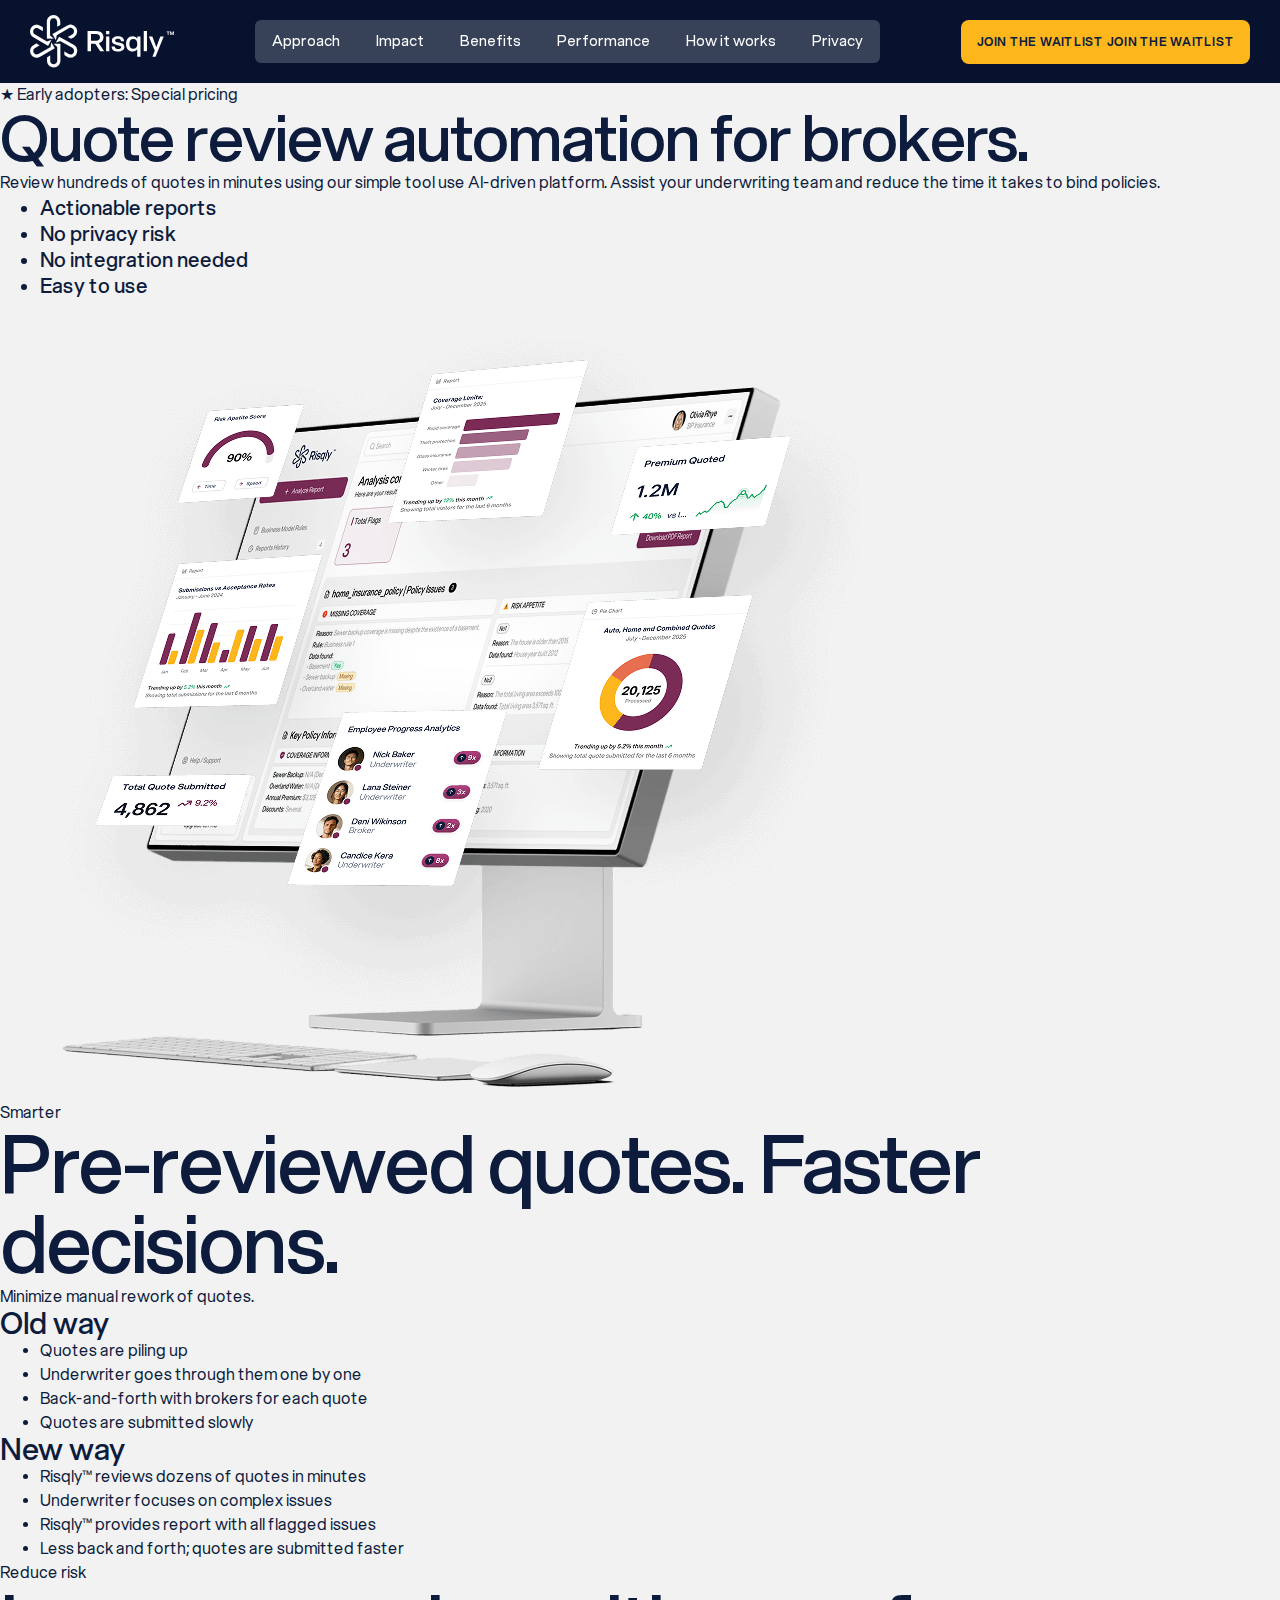
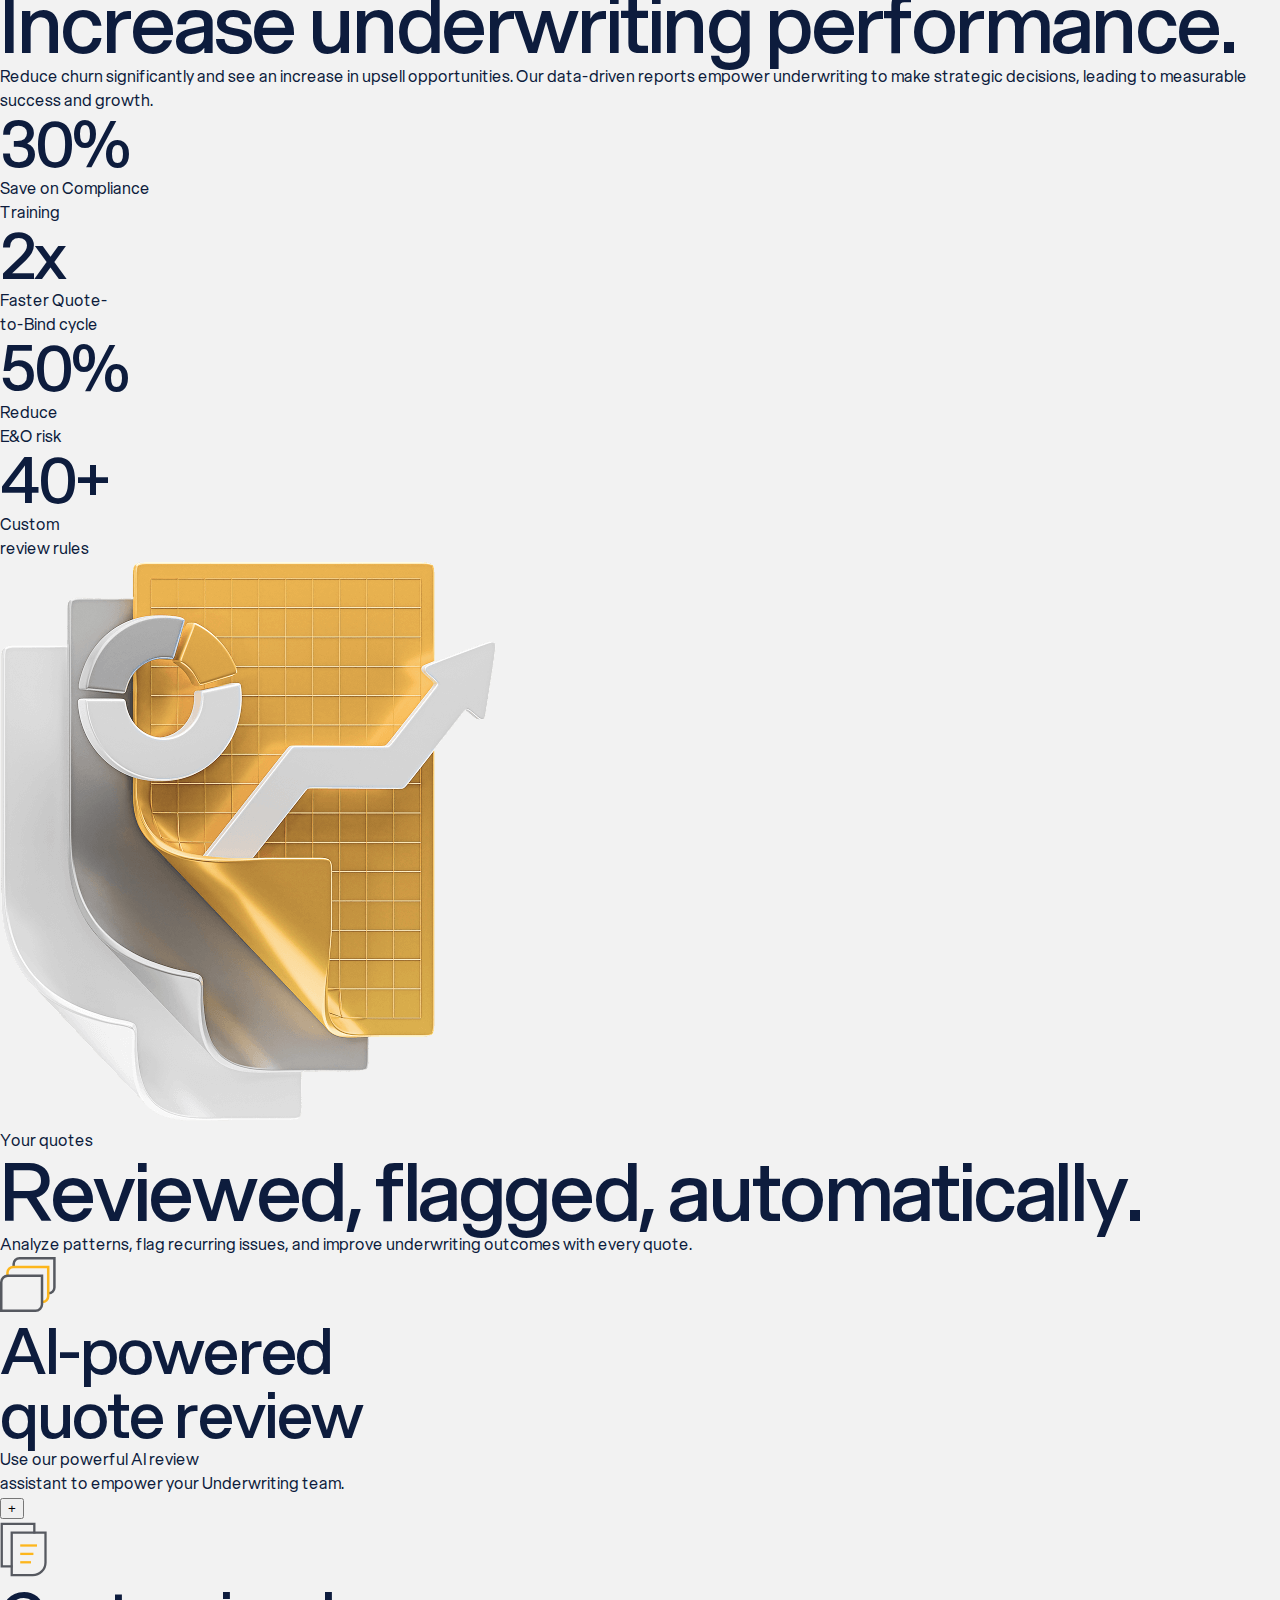
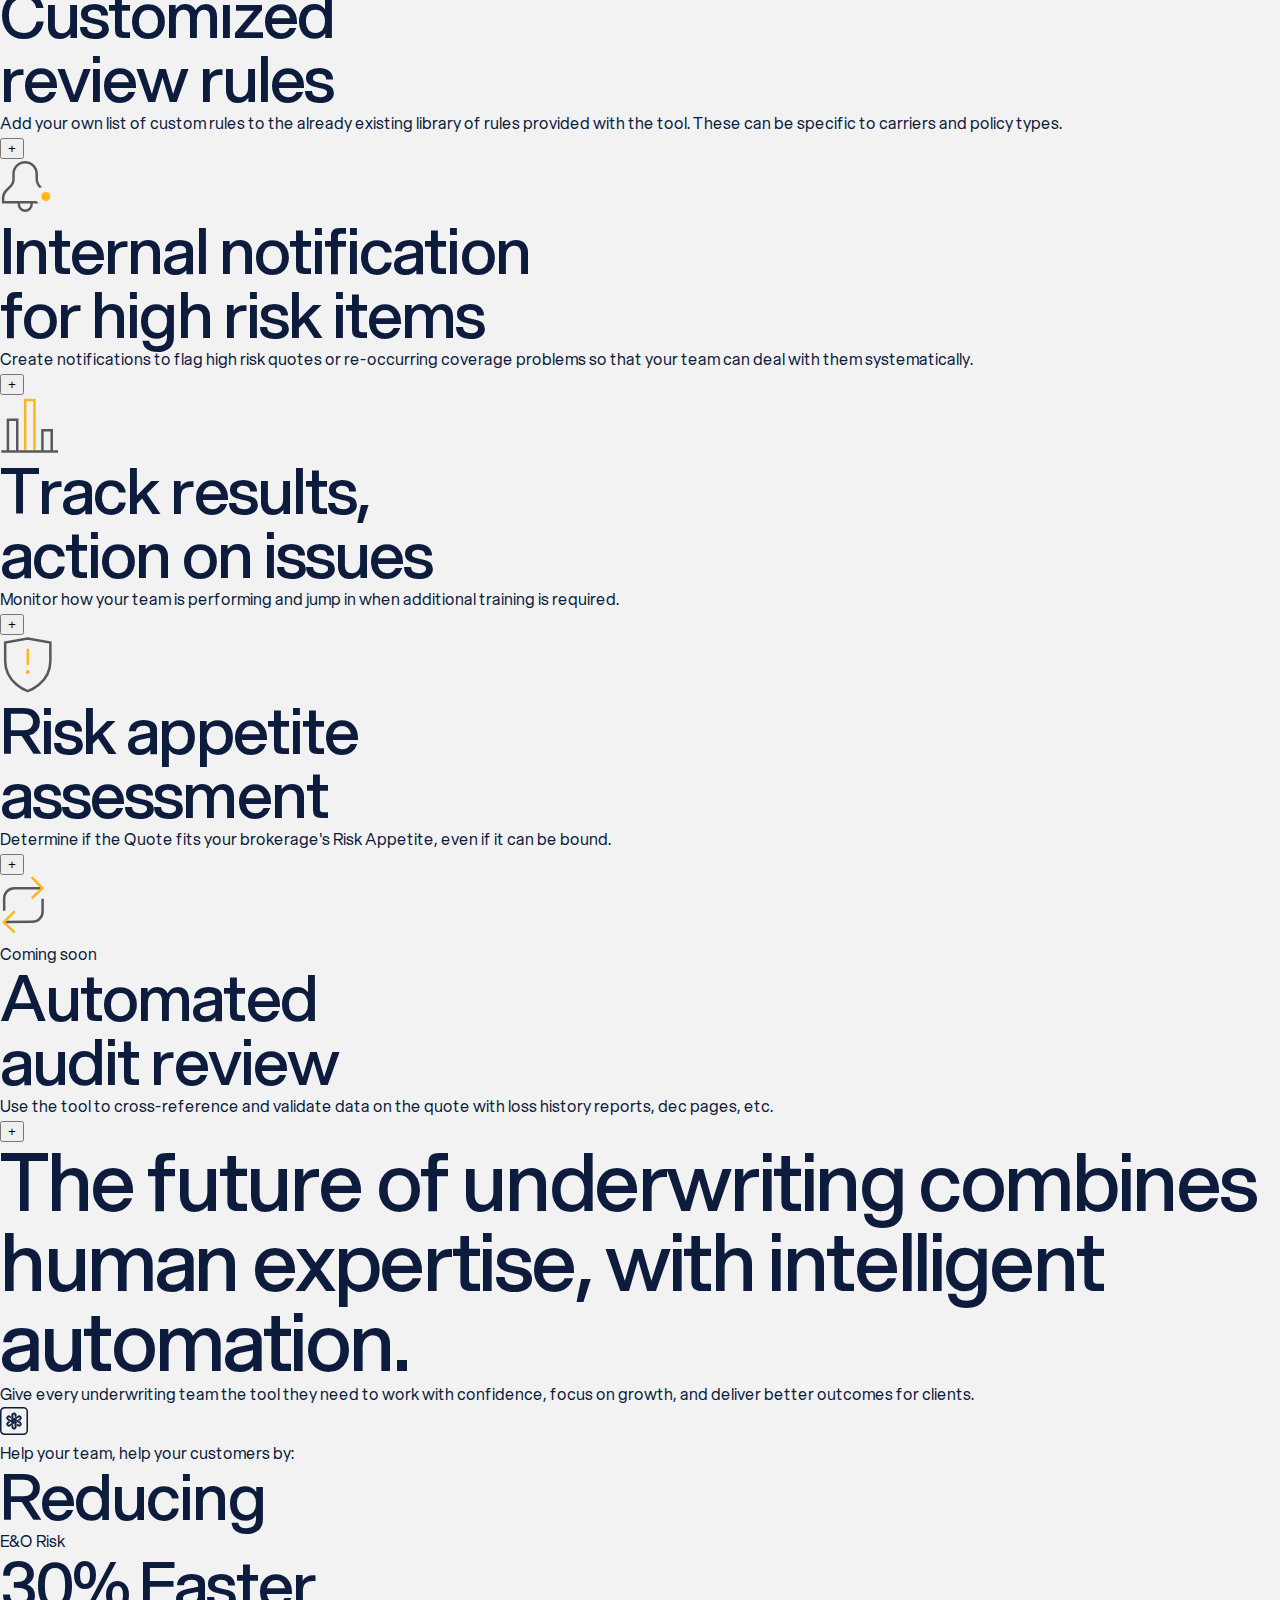
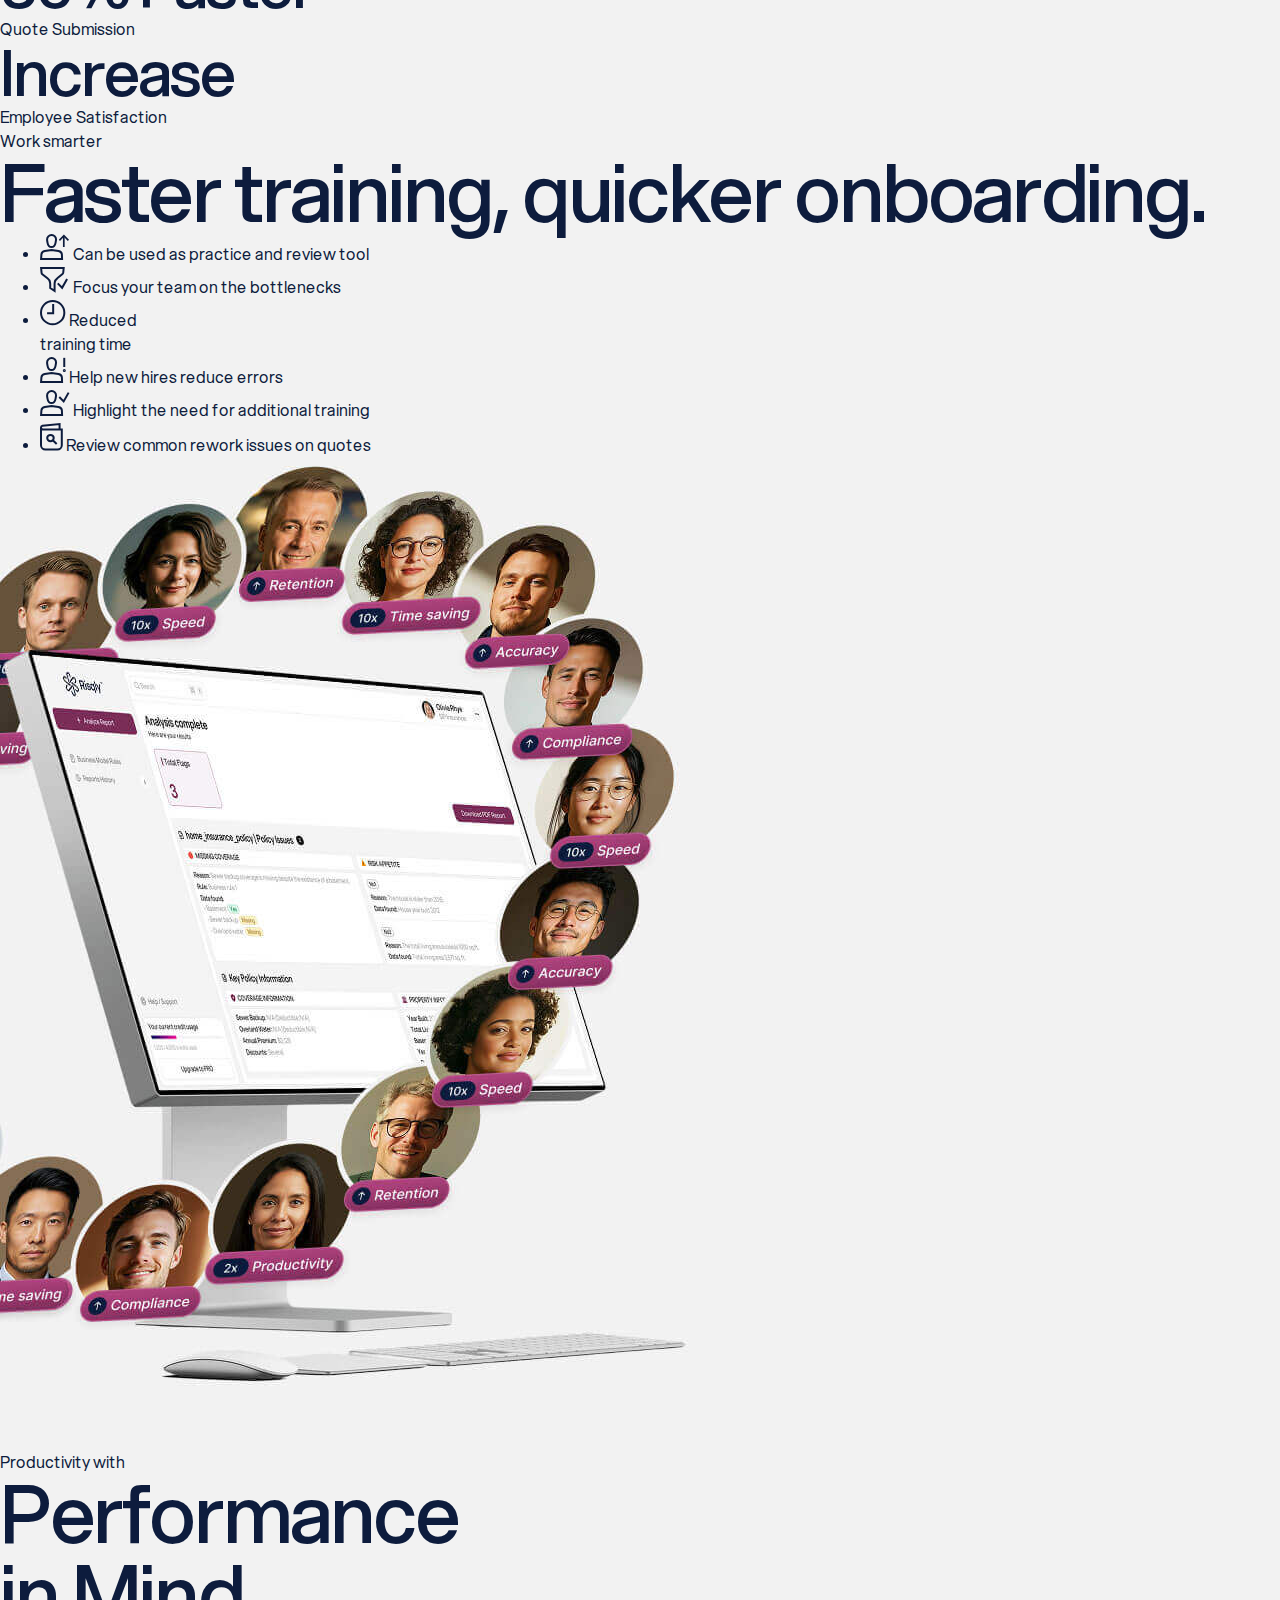
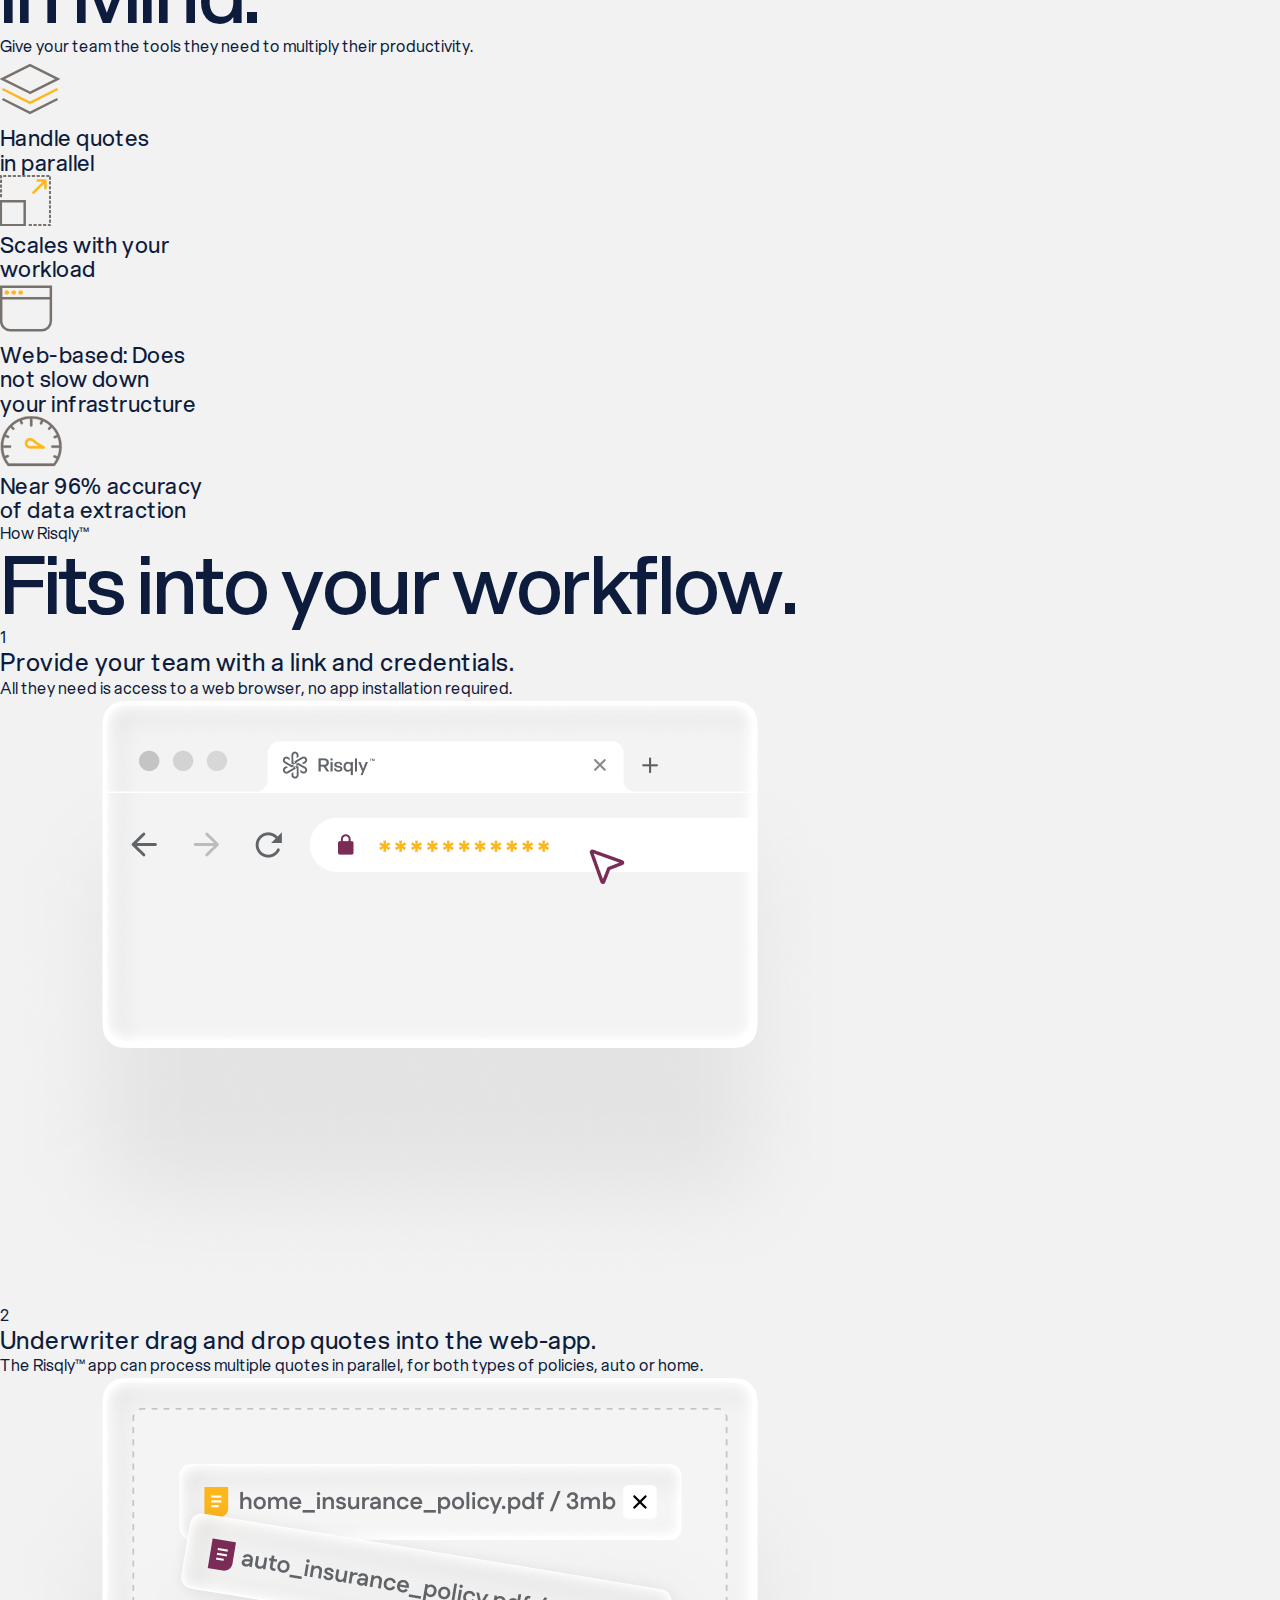
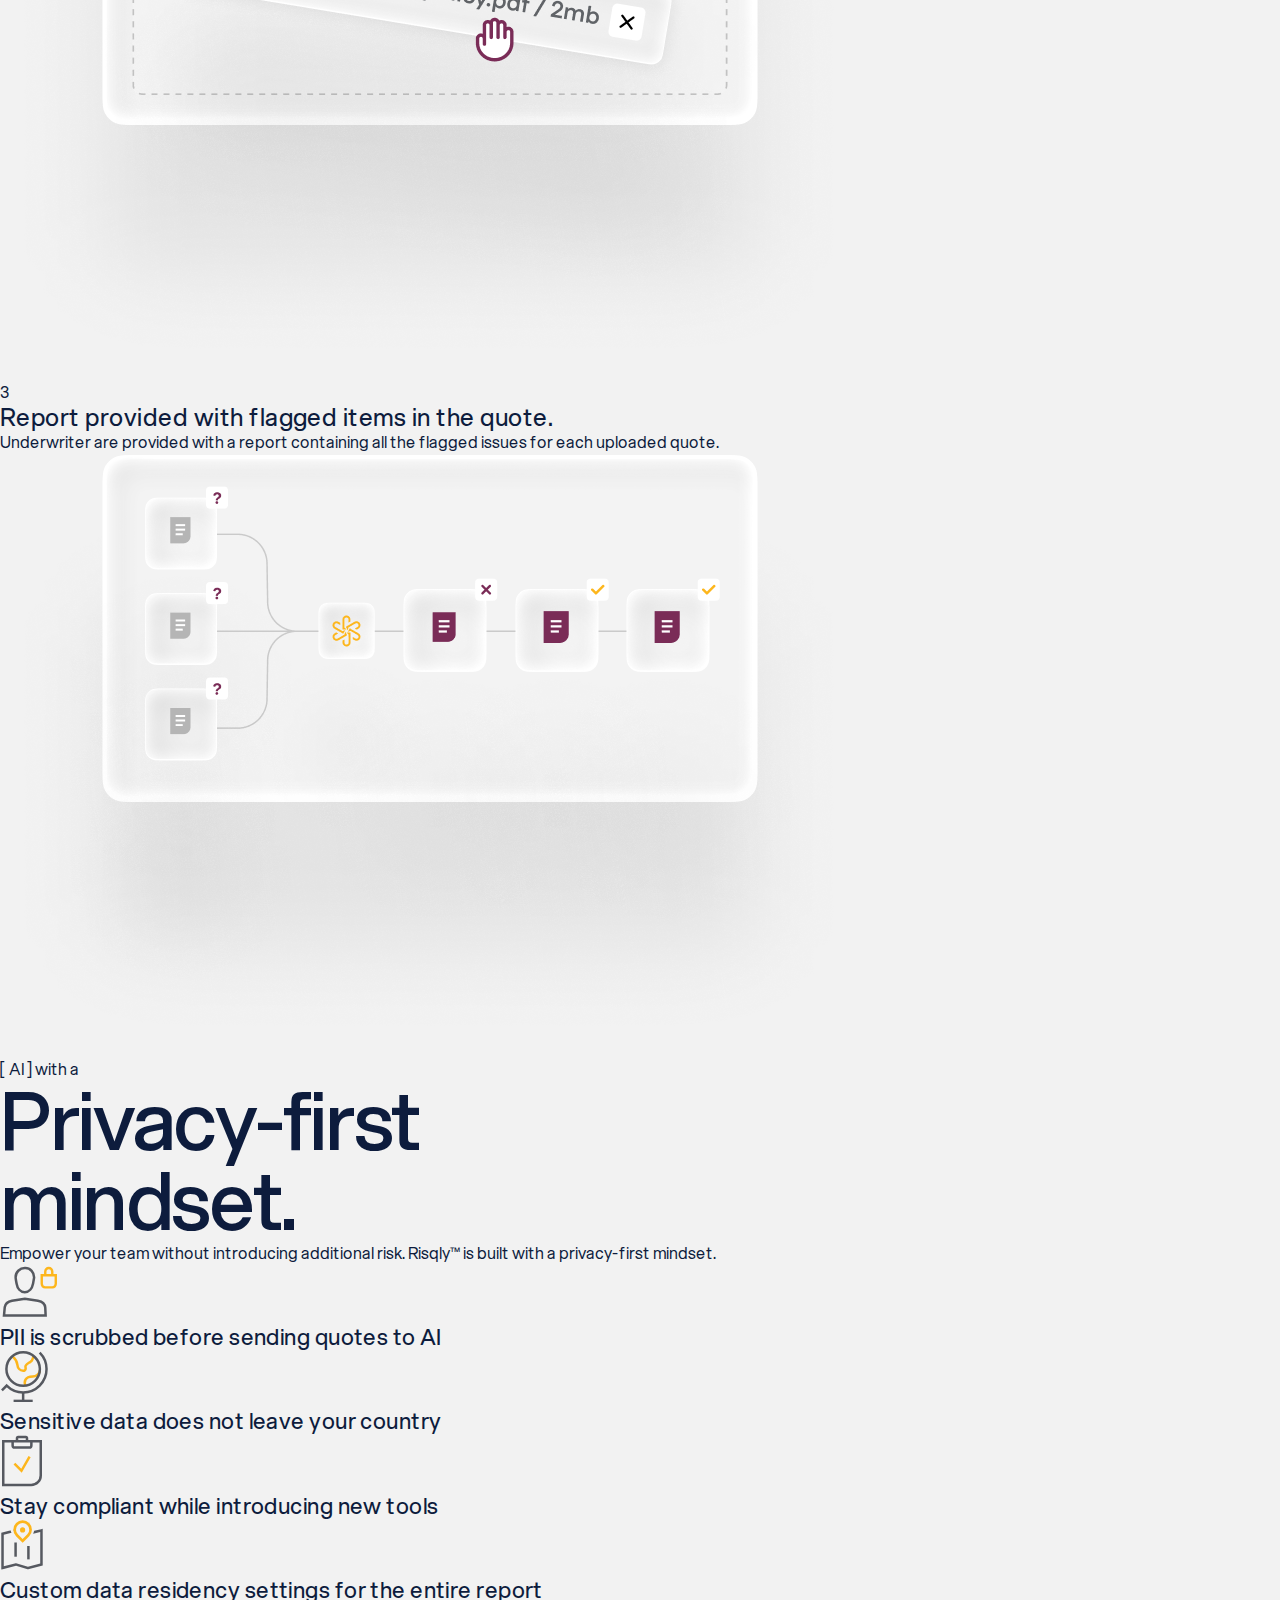
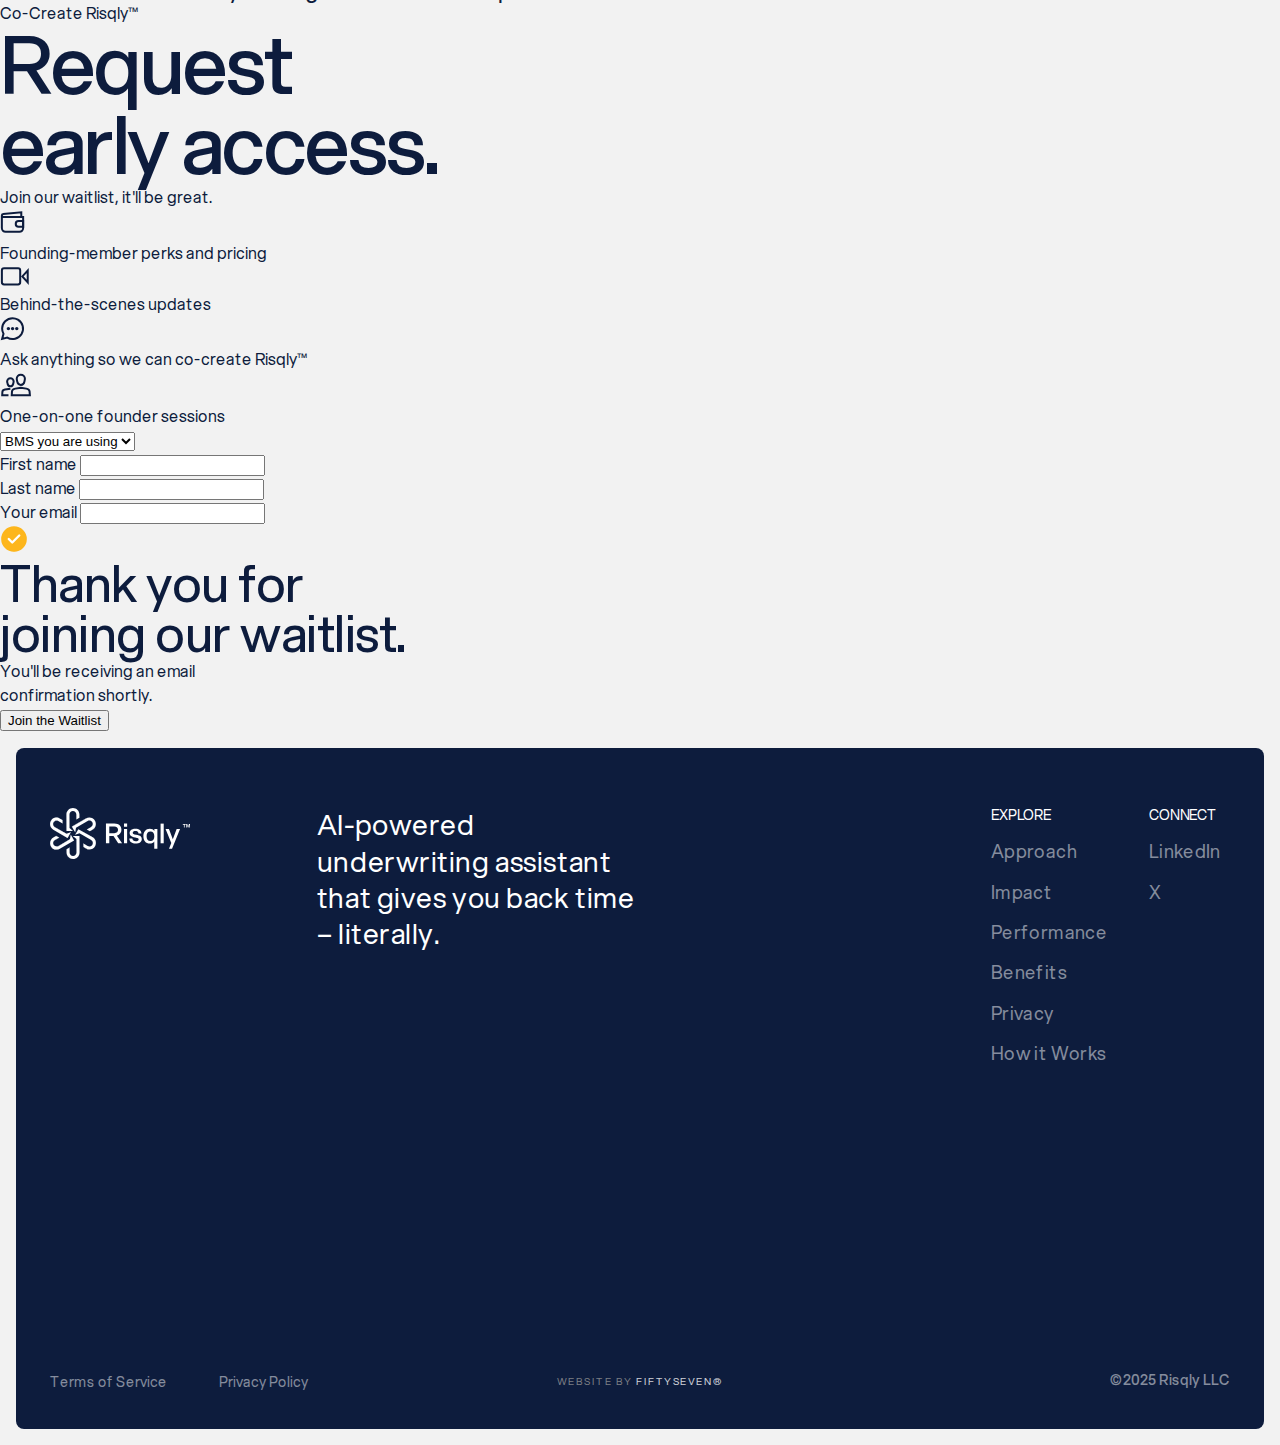
<file: privacy-policy.html>
<!DOCTYPE html>
<html lang="en">
  <head>
    <meta charset="UTF-8" />
    <meta name="viewport" content="width=device-width, initial-scale=1.0" />

    <!-- Primary Meta Tags -->
    <title>Risqly™ | Quote Review Automation for Brokers</title>
    <meta name="title" content="Risqly™ | Quote Review Automation for Brokers" />
    <meta
      name="description"
      content="Review hundreds of quotes in minutes using our simple tool use AI-driven platform. Assist your underwriting team and reduce the time it takes to bind policies."
    />

    <!-- Open Graph / Facebook -->
    <meta property="og:type" content="website" />
    <meta property="og:url" content="https://risqly.com/" />
    <meta property="og:title" content="Risqly™ | Quote Review Automation for Brokers" />
    <meta
      property="og:description"
      content="Review hundreds of quotes in minutes using our simple tool use AI-driven platform. Assist your underwriting team and reduce the time it takes to bind policies."
    />
    <meta property="og:image" content="./assets/images/open-graph-image.jpg" />

    <!-- X (Twitter) -->
    <meta property="twitter:card" content="summary_large_image" />
    <meta property="twitter:url" content="https://risqly.com/" />
    <meta property="twitter:title" content="Risqly™ | Quote Review Automation for Brokers" />
    <meta
      property="twitter:description"
      content="Review hundreds of quotes in minutes using our simple tool use AI-driven platform. Assist your underwriting team and reduce the time it takes to bind policies."
    />
    <meta property="twitter:image" content="./assets/images/open-graph-image.jpg" />

    <!-- Favicon-->
    <link rel="icon" type="image/png" href="./assets/images/favicon/favicon-96x96.png" sizes="96x96" />
    <link rel="icon" type="image/svg+xml" href="./assets/images/favicon/favicon.svg" />
    <link rel="shortcut icon" href="./assets/images/favicon/favicon.ico" />
    <link rel="apple-touch-icon" sizes="180x180" href="./assets/images/favicon/apple-touch-icon.png" />
    <link rel="manifest" href="./assets/images/favicon/site.webmanifest" />

    <link rel="stylesheet" href="./assets/css/base.css" />
    <link rel="stylesheet" href="./assets/css/legal.css" />
  </head>
  <body>
    <header class="navbar" id="navbar">
      <div class="navbar__container">
        <!-- Logo -->

        <svg class="navbar__logo box" width="108" height="40" viewBox="0 0 108 40" fill="none" xmlns="http://www.w3.org/2000/svg">
          <path d="M106.31 15.0909L105.61 13.0586V15.0909H105.083V12.3812H105.885L106.544 14.4097L107.198 12.3812H108V15.0909H107.473V13.0624L106.777 15.0909H106.31Z" fill="white" />
          <path d="M103.315 15.0909V12.8742H102.461V12.3812H104.726V12.8742H103.872V15.0909H103.315Z" fill="white" />
          <path d="M91.7928 31.3351L93.578 26.9038L89.1467 16.214H91.7718L94.7541 24.1106L97.7153 16.214H100.319L94.145 31.3351H91.7928Z" fill="white" />
          <path d="M85.3126 27.1348V12.0137H87.7277V27.1348H85.3126Z" fill="white" />
          <path
            d="M82.8441 16.214V31.3351H80.4289V25.7277C79.6728 26.7568 78.5387 27.3868 77.0056 27.3868C73.7924 27.3868 72.0493 24.9297 72.0493 21.6744C72.0493 18.4192 73.7924 15.962 77.0056 15.962C78.6017 15.962 79.7568 16.634 80.5129 17.7471V16.214H82.8441ZM74.5274 21.6744C74.5274 23.8376 75.4725 25.3287 77.5097 25.3287C79.5258 25.3287 80.4709 23.8376 80.4709 21.6744C80.4709 19.5113 79.5258 18.0201 77.5097 18.0201C75.4725 18.0201 74.5274 19.5113 74.5274 21.6744Z"
            fill="white"
          />
          <path
            d="M66.0843 27.3868C63.2701 27.3868 61.338 26.2738 61.17 23.5436H63.5431C63.7111 25.0767 64.6142 25.5807 66.1473 25.5807C67.5124 25.5807 68.3945 25.0767 68.3945 24.1946C68.3945 23.3755 68.0795 22.9975 65.7693 22.6195C62.388 22.0524 61.443 20.9604 61.443 19.1962C61.443 17.1801 63.2281 15.962 65.8323 15.962C68.8775 15.962 70.5156 17.3691 70.5576 19.6583H68.2685C68.2055 18.1462 67.1134 17.7681 65.8323 17.7681C64.6982 17.7681 63.8371 18.2512 63.8371 19.1122C63.8371 19.9523 64.3412 20.2883 66.5463 20.6453C69.8646 21.2124 70.8097 22.2205 70.8097 24.0476C70.8097 26.2108 68.8355 27.3868 66.0843 27.3868Z"
            fill="white"
          />
          <path d="M57.0824 27.1348V16.214H59.4975V27.1348H57.0824ZM57.0824 14.3869V12.0137H59.4975V14.3869H57.0824Z" fill="white" />
          <path
            d="M43.1575 27.1348V12.0137H49.668C53.3223 12.0137 55.1074 14.1349 55.1074 16.7811C55.1074 18.8812 53.8893 20.6033 51.6211 21.2544L55.5904 27.1348H52.6292L48.9749 21.5274H45.7407V27.1348H43.1575ZM45.7407 19.3432H49.563C51.5581 19.3432 52.4822 18.3352 52.4822 16.7811C52.4822 15.2269 51.5581 14.2189 49.563 14.2189H45.7407V19.3432Z"
            fill="white"
          />
          <path
            d="M17.7253 21.6077L22.7157 21.5892L22.7618 34.2573C22.7725 37.0089 20.5414 39.2554 17.7898 39.2661C15.0381 39.2769 12.7916 37.0458 12.7809 34.2941L12.7778 31.8373L15.0704 30.4476L15.0842 34.2864C15.0903 35.7682 16.2988 36.969 17.7805 36.9644C19.2623 36.9598 20.4631 35.7498 20.4585 34.268L20.4201 23.9033L17.7253 21.6092V21.6077Z"
            fill="white"
          />
          <path
            d="M22.6782 21.6267L17.8247 21.6444L20.4444 23.8745L20.4577 23.8855V23.9032L20.4959 34.2682C20.5004 35.7706 19.2831 36.9971 17.7806 37.0018C16.2781 37.0064 15.0524 35.789 15.0462 34.2865L15.033 30.5135L12.8153 31.8586L12.8183 34.2939C12.8289 37.0247 15.0587 39.2388 17.7894 39.2283C20.5203 39.2176 22.7345 36.988 22.7238 34.2571L22.6782 21.6267ZM22.7937 34.5151C22.6692 37.1686 20.4759 39.2934 17.7901 39.304C15.0178 39.3148 12.7543 37.0669 12.7433 34.2946L12.7403 31.8373V31.816L12.758 31.805L15.0506 30.4157L15.1079 30.3812V30.4473L15.1219 34.2865C15.1281 35.7474 16.3197 36.9314 17.7806 36.9268C19.1959 36.9224 20.3513 35.8024 20.418 34.4041L20.4209 34.2682L20.3827 23.9201L17.7012 21.6377L17.688 21.6267V21.5701H17.7255L22.7157 21.5517H22.7532V21.5892L22.7995 34.2571L22.7937 34.5151Z"
            fill="white"
          />
          <path
            d="M16.0292 20.6366L18.5398 24.9499L7.59152 31.3238C5.213 32.7089 2.15271 31.8996 0.76767 29.5227C-0.617368 27.1441 0.191851 24.0838 2.56883 22.6988L4.69553 21.4673L7.04487 22.7572L3.72662 24.6888C2.44599 25.4351 2.01144 27.0827 2.75617 28.3633C3.50089 29.644 5.15004 30.0785 6.43066 29.3338L15.3873 24.1192L16.0261 20.6381L16.0292 20.6366Z"
            fill="white"
          />
          <path
            d="M16.062 20.6175L18.5722 24.9308L18.5914 24.9631L18.559 24.9822L7.61041 31.3566C5.21402 32.7519 2.131 31.9364 0.735463 29.5418C-0.660013 27.1453 0.154761 24.0616 2.54957 22.6661L4.67681 21.4349L4.69519 21.4238L4.71357 21.4341L7.1216 22.7565L7.06353 22.7896L3.7455 24.7213C2.4829 25.4571 2.0543 27.0817 2.78846 28.3444C3.52268 29.6069 5.14887 30.0355 6.41154 29.3014L15.3534 24.095L15.9893 20.6315L15.9922 20.6131L16.0091 20.6043L16.0121 20.6028L16.0437 20.5874L16.062 20.6175ZM15.424 24.1259L15.4211 24.1428L15.4064 24.1516L6.44976 29.3661C5.15131 30.1212 3.47906 29.681 2.72378 28.3826C1.96861 27.084 2.40944 25.4133 3.70801 24.6566L6.96797 22.758L4.69519 21.5098L2.5878 22.7315C0.228854 24.1061 -0.574289 27.143 0.800148 29.5035C2.17473 31.8626 5.21238 32.6658 7.57292 31.2912L18.4884 24.9359L16.0451 20.7388L15.424 24.1259Z"
            fill="white"
          />
          <path
            d="M16.0208 18.6808L13.5409 23.011L2.54815 16.7169C0.158881 15.3503 -0.670299 12.2946 0.696313 9.90686C2.06292 7.51913 5.11861 6.68841 7.50634 8.05502L9.6361 9.28037L9.69445 11.9598L6.36238 10.0527C5.07715 9.31722 3.43107 9.76406 2.69556 11.0493C1.96004 12.3345 2.40688 13.9806 3.69211 14.7161L12.6872 19.8662L16.0208 18.6793V18.6808Z"
            fill="white"
          />
          <path
            d="M0.663349 9.88795C2.0403 7.4822 5.11931 6.64546 7.52506 8.02239L9.65451 9.24772L9.67362 9.25801V9.27933L9.7339 12.0255L9.67583 11.9924L6.34383 10.0857C5.07667 9.36051 3.45333 9.80066 2.72811 11.0677C2.00291 12.3349 2.44371 13.9583 3.71088 14.6834L12.691 19.8244L16.0083 18.6439L16.0583 18.6263V18.6909L16.0531 18.6998L13.5738 23.03L13.5547 23.0623L13.5224 23.0439L2.52965 16.7497C0.122312 15.3727 -0.713577 12.2937 0.663349 9.88795ZM7.48758 8.08781C5.11788 6.73152 2.08505 7.55575 0.728769 9.92544C-0.627525 12.2952 0.195937 15.328 2.56713 16.6842L13.5268 22.9594L15.9392 18.7475L12.6998 19.9016L12.6837 19.9075L3.67339 14.7489C2.37022 14.0031 1.91716 12.3342 2.66269 11.031C3.40854 9.72767 5.07807 9.27444 6.38132 10.0203L9.65524 11.8932L9.59865 9.30212L7.48758 8.08781Z"
            fill="white"
          />
          <path
            d="M17.7115 17.696L12.7211 17.7145L12.675 5.04643C12.6643 2.29478 14.8954 0.048314 17.6471 0.0375653C20.3987 0.0268167 22.6452 2.25793 22.6559 5.00958L22.659 7.46641L20.3665 8.85605L20.3526 5.01725C20.3465 3.53548 19.138 2.3347 17.6563 2.33931C16.1745 2.34391 14.9737 3.5539 14.9783 5.03568L15.0167 15.4004L17.7115 17.6945V17.696Z"
            fill="white"
          />
          <path
            d="M22.6181 5.00942C22.6072 2.27867 20.3776 0.0643473 17.6469 0.0750143C14.9162 0.0858442 12.7019 2.31548 12.7125 5.04617L12.7581 17.6758L17.6116 17.6582L14.9926 15.4288L14.9794 15.4178V15.4009L14.9404 5.03588C14.9358 3.53335 16.1539 2.30616 17.6565 2.30149C19.1588 2.29698 20.3837 3.5145 20.3901 5.01677L20.4033 8.78833L22.6203 7.44538L22.6181 5.00942ZM22.6967 7.4667V7.48728L22.6783 7.49831L20.3857 8.88829L20.3291 8.92284V8.85595L20.3151 5.01751C20.3091 3.5565 19.1174 2.37269 17.6565 2.3772C16.1955 2.38174 15.0116 3.57486 15.0161 5.03588L15.0536 15.3825L17.7358 17.6656L17.7491 17.6773V17.7332L17.7116 17.7339L12.7213 17.7523H12.6838V17.7148L12.6375 5.04691C12.6267 2.27446 14.8745 0.010873 17.6469 3.89701e-05C20.4194 -0.0107909 22.6829 2.23701 22.6938 5.00942L22.6967 7.4667Z"
            fill="white"
          />
          <path
            d="M19.4091 18.6698L16.8985 14.3565L27.8468 7.98254C30.2253 6.59751 33.2856 7.40672 34.6706 9.78371C36.0557 12.1622 35.2465 15.2225 32.8695 16.6076L30.7428 17.839L28.3934 16.5492L31.7117 14.6175C32.9923 13.8713 33.4269 12.2236 32.6821 10.943C31.9374 9.6624 30.2883 9.22785 29.0076 9.97258L20.051 15.1872L19.4122 18.6682L19.4091 18.6698Z"
            fill="white"
          />
          <path
            d="M27.828 7.95034C30.2244 6.55489 33.3074 7.36977 34.703 9.76445C36.0985 12.1609 35.283 15.2446 32.8881 16.6401L30.7616 17.8713L30.7432 17.8824L30.7249 17.8721L28.3756 16.5821L28.3168 16.5504L28.3742 16.5166L31.6929 14.5849C32.9554 13.8491 33.3842 12.2244 32.65 10.9618C31.9158 9.69936 30.2895 9.27082 29.0269 10.0048L20.0842 15.2104L19.4492 18.6748L19.4455 18.6931L19.4293 18.7019L19.4256 18.7034L19.394 18.7189L19.3764 18.6887L16.8662 14.3754L16.8471 14.3431L16.8794 14.324L27.828 7.95034ZM34.6383 9.80267C33.2637 7.44363 30.2261 6.64045 27.8655 8.01502L16.9492 14.3695L19.3918 18.5652L20.0137 15.1803L20.0174 15.1634L20.0321 15.1546L28.9887 9.94012C30.2872 9.18497 31.9595 9.62573 32.7147 10.9244C33.4697 12.2229 33.0289 13.8937 31.7304 14.6503L28.4705 16.5475L30.7425 17.7956L32.8506 16.5747C35.2095 15.2001 36.0127 12.1631 34.6383 9.80267Z"
            fill="white"
          />
          <path
            d="M19.4168 20.6241L21.8967 16.2939L32.891 22.588C35.2787 23.9546 36.1094 27.0103 34.7428 29.398C33.3762 31.7858 30.3205 32.6165 27.9328 31.2499L25.803 30.0245L25.7447 27.345L29.0768 29.2522C30.362 29.9877 32.0081 29.5408 32.7436 28.2556C33.4791 26.9704 33.0323 25.3243 31.747 24.5888L22.752 19.4387L19.4184 20.6256L19.4168 20.6241Z"
            fill="white"
          />
          <path
            d="M21.9153 16.2616L32.9094 22.5551C35.3152 23.932 36.1526 27.011 34.7757 29.4168C33.3988 31.8226 30.3198 32.6593 27.914 31.2824L25.7846 30.057L25.7662 30.0467L25.7655 30.0254L25.7059 27.2793L25.7633 27.3124L29.0953 29.2198C30.3624 29.945 31.9858 29.5042 32.711 28.237C33.4362 26.9698 32.9954 25.3465 31.7282 24.6213L22.7473 19.4796L19.4308 20.6609L19.4087 20.6689L19.3698 20.63L19.3845 20.6057L21.8638 16.2755L21.8829 16.2425L21.9153 16.2616ZM19.4977 20.5572L22.7393 19.4032L22.7554 19.3973L31.7657 24.5559C33.069 25.3018 33.5222 26.9713 32.7764 28.2745C32.0305 29.5777 30.361 30.0303 29.0578 29.2845L25.7831 27.4108L25.8397 30.0019L27.9515 31.2169L28.1757 31.3382C30.5092 32.5205 33.3965 31.6749 34.7103 29.3793C36.0665 27.0096 35.2416 23.9768 32.872 22.6205L21.9101 16.3446L19.4977 20.5572Z"
            fill="white"
          />
        </svg>

        <!-- Desktop Menu -->
        <nav class="navbar__menu">
          <a href="#approach" class="nav-link">Approach</a>
          <a href="#impact" class="nav-link">Impact</a>
          <a href="#benefits" class="nav-link">Benefits</a>
          <a href="#performance" class="nav-link">Performance</a>
          <a href="#workflow" class="nav-link">How it works</a>
          <a href="#privacy" class="nav-link">Privacy</a>
        </nav>

        <!-- CTA -->
        <a href="#waitlist" class="navbar__cta btn-2">
          <span class="navbar__cta-overflow">
            <span class="navbar__cta-text">Join the Waitlist</span>
            <span class="navbar__cta-text">Join the Waitlist</span>
          </span>
        </a>

        <!-- Hamburger (Mobile) -->
        <button class="navbar__toggle" aria-label="Menu">
          <span class="bar"></span>
          <span class="bar"></span>
          <span class="bar"></span>
        </button>
      </div>
    </header>

    <!-- Mobile Overlay Menu -->
    <div class="menu-overlay" id="menuOverlay">
      <div class="menu-overlay__content">
        <div class="menu-overlay__header">
          <svg width="108" height="40" viewBox="0 0 108 40" fill="none" xmlns="http://www.w3.org/2000/svg" class="menu-overlay__logo">
            <path d="M106.31 15.0909L105.61 13.0586V15.0909H105.083V12.3812H105.885L106.544 14.4097L107.198 12.3812H108V15.0909H107.473V13.0624L106.777 15.0909H106.31Z" fill="white" />
            <path d="M103.315 15.0909V12.8742H102.461V12.3812H104.726V12.8742H103.872V15.0909H103.315Z" fill="white" />
            <path d="M91.7928 31.3351L93.578 26.9038L89.1467 16.214H91.7718L94.7541 24.1106L97.7153 16.214H100.319L94.145 31.3351H91.7928Z" fill="white" />
            <path d="M85.3126 27.1348V12.0137H87.7277V27.1348H85.3126Z" fill="white" />
            <path
              d="M82.8441 16.214V31.3351H80.4289V25.7277C79.6728 26.7568 78.5387 27.3868 77.0056 27.3868C73.7924 27.3868 72.0493 24.9297 72.0493 21.6744C72.0493 18.4192 73.7924 15.962 77.0056 15.962C78.6017 15.962 79.7568 16.634 80.5129 17.7471V16.214H82.8441ZM74.5274 21.6744C74.5274 23.8376 75.4725 25.3287 77.5097 25.3287C79.5258 25.3287 80.4709 23.8376 80.4709 21.6744C80.4709 19.5113 79.5258 18.0201 77.5097 18.0201C75.4725 18.0201 74.5274 19.5113 74.5274 21.6744Z"
              fill="white"
            />
            <path
              d="M66.0843 27.3868C63.2701 27.3868 61.338 26.2738 61.17 23.5436H63.5431C63.7111 25.0767 64.6142 25.5807 66.1473 25.5807C67.5124 25.5807 68.3945 25.0767 68.3945 24.1946C68.3945 23.3755 68.0795 22.9975 65.7693 22.6195C62.388 22.0524 61.443 20.9604 61.443 19.1962C61.443 17.1801 63.2281 15.962 65.8323 15.962C68.8775 15.962 70.5156 17.3691 70.5576 19.6583H68.2685C68.2055 18.1462 67.1134 17.7681 65.8323 17.7681C64.6982 17.7681 63.8371 18.2512 63.8371 19.1122C63.8371 19.9523 64.3412 20.2883 66.5463 20.6453C69.8646 21.2124 70.8097 22.2205 70.8097 24.0476C70.8097 26.2108 68.8355 27.3868 66.0843 27.3868Z"
              fill="white"
            />
            <path d="M57.0824 27.1348V16.214H59.4975V27.1348H57.0824ZM57.0824 14.3869V12.0137H59.4975V14.3869H57.0824Z" fill="white" />
            <path
              d="M43.1575 27.1348V12.0137H49.668C53.3223 12.0137 55.1074 14.1349 55.1074 16.7811C55.1074 18.8812 53.8893 20.6033 51.6211 21.2544L55.5904 27.1348H52.6292L48.9749 21.5274H45.7407V27.1348H43.1575ZM45.7407 19.3432H49.563C51.5581 19.3432 52.4822 18.3352 52.4822 16.7811C52.4822 15.2269 51.5581 14.2189 49.563 14.2189H45.7407V19.3432Z"
              fill="white"
            />
            <path
              d="M17.7253 21.6077L22.7157 21.5892L22.7618 34.2573C22.7725 37.0089 20.5414 39.2554 17.7898 39.2661C15.0381 39.2769 12.7916 37.0458 12.7809 34.2941L12.7778 31.8373L15.0704 30.4476L15.0842 34.2864C15.0903 35.7682 16.2988 36.969 17.7805 36.9644C19.2623 36.9598 20.4631 35.7498 20.4585 34.268L20.4201 23.9033L17.7253 21.6092V21.6077Z"
              fill="white"
            />
            <path
              d="M22.6782 21.6267L17.8247 21.6444L20.4444 23.8745L20.4577 23.8855V23.9032L20.4959 34.2682C20.5004 35.7706 19.2831 36.9971 17.7806 37.0018C16.2781 37.0064 15.0524 35.789 15.0462 34.2865L15.033 30.5135L12.8153 31.8586L12.8183 34.2939C12.8289 37.0247 15.0587 39.2388 17.7894 39.2283C20.5203 39.2176 22.7345 36.988 22.7238 34.2571L22.6782 21.6267ZM22.7937 34.5151C22.6692 37.1686 20.4759 39.2934 17.7901 39.304C15.0178 39.3148 12.7543 37.0669 12.7433 34.2946L12.7403 31.8373V31.816L12.758 31.805L15.0506 30.4157L15.1079 30.3812V30.4473L15.1219 34.2865C15.1281 35.7474 16.3197 36.9314 17.7806 36.9268C19.1959 36.9224 20.3513 35.8024 20.418 34.4041L20.4209 34.2682L20.3827 23.9201L17.7012 21.6377L17.688 21.6267V21.5701H17.7255L22.7157 21.5517H22.7532V21.5892L22.7995 34.2571L22.7937 34.5151Z"
              fill="white"
            />
            <path
              d="M16.0292 20.6366L18.5398 24.9499L7.59152 31.3238C5.213 32.7089 2.15271 31.8996 0.76767 29.5227C-0.617368 27.1441 0.191851 24.0838 2.56883 22.6988L4.69553 21.4673L7.04487 22.7572L3.72662 24.6888C2.44599 25.4351 2.01144 27.0827 2.75617 28.3633C3.50089 29.644 5.15004 30.0785 6.43066 29.3338L15.3873 24.1192L16.0261 20.6381L16.0292 20.6366Z"
              fill="white"
            />
            <path
              d="M16.062 20.6175L18.5722 24.9308L18.5914 24.9631L18.559 24.9822L7.61041 31.3566C5.21402 32.7519 2.131 31.9364 0.735463 29.5418C-0.660013 27.1453 0.154761 24.0616 2.54957 22.6661L4.67681 21.4349L4.69519 21.4238L4.71357 21.4341L7.1216 22.7565L7.06353 22.7896L3.7455 24.7213C2.4829 25.4571 2.0543 27.0817 2.78846 28.3444C3.52268 29.6069 5.14887 30.0355 6.41154 29.3014L15.3534 24.095L15.9893 20.6315L15.9922 20.6131L16.0091 20.6043L16.0121 20.6028L16.0437 20.5874L16.062 20.6175ZM15.424 24.1259L15.4211 24.1428L15.4064 24.1516L6.44976 29.3661C5.15131 30.1212 3.47906 29.681 2.72378 28.3826C1.96861 27.084 2.40944 25.4133 3.70801 24.6566L6.96797 22.758L4.69519 21.5098L2.5878 22.7315C0.228854 24.1061 -0.574289 27.143 0.800148 29.5035C2.17473 31.8626 5.21238 32.6658 7.57292 31.2912L18.4884 24.9359L16.0451 20.7388L15.424 24.1259Z"
              fill="white"
            />
            <path
              d="M16.0208 18.6808L13.5409 23.011L2.54815 16.7169C0.158881 15.3503 -0.670299 12.2946 0.696313 9.90686C2.06292 7.51913 5.11861 6.68841 7.50634 8.05502L9.6361 9.28037L9.69445 11.9598L6.36238 10.0527C5.07715 9.31722 3.43107 9.76406 2.69556 11.0493C1.96004 12.3345 2.40688 13.9806 3.69211 14.7161L12.6872 19.8662L16.0208 18.6793V18.6808Z"
              fill="white"
            />
            <path
              d="M0.663349 9.88795C2.0403 7.4822 5.11931 6.64546 7.52506 8.02239L9.65451 9.24772L9.67362 9.25801V9.27933L9.7339 12.0255L9.67583 11.9924L6.34383 10.0857C5.07667 9.36051 3.45333 9.80066 2.72811 11.0677C2.00291 12.3349 2.44371 13.9583 3.71088 14.6834L12.691 19.8244L16.0083 18.6439L16.0583 18.6263V18.6909L16.0531 18.6998L13.5738 23.03L13.5547 23.0623L13.5224 23.0439L2.52965 16.7497C0.122312 15.3727 -0.713577 12.2937 0.663349 9.88795ZM7.48758 8.08781C5.11788 6.73152 2.08505 7.55575 0.728769 9.92544C-0.627525 12.2952 0.195937 15.328 2.56713 16.6842L13.5268 22.9594L15.9392 18.7475L12.6998 19.9016L12.6837 19.9075L3.67339 14.7489C2.37022 14.0031 1.91716 12.3342 2.66269 11.031C3.40854 9.72767 5.07807 9.27444 6.38132 10.0203L9.65524 11.8932L9.59865 9.30212L7.48758 8.08781Z"
              fill="white"
            />
            <path
              d="M17.7115 17.696L12.7211 17.7145L12.675 5.04643C12.6643 2.29478 14.8954 0.048314 17.6471 0.0375653C20.3987 0.0268167 22.6452 2.25793 22.6559 5.00958L22.659 7.46641L20.3665 8.85605L20.3526 5.01725C20.3465 3.53548 19.138 2.3347 17.6563 2.33931C16.1745 2.34391 14.9737 3.5539 14.9783 5.03568L15.0167 15.4004L17.7115 17.6945V17.696Z"
              fill="white"
            />
            <path
              d="M22.6181 5.00942C22.6072 2.27867 20.3776 0.0643473 17.6469 0.0750143C14.9162 0.0858442 12.7019 2.31548 12.7125 5.04617L12.7581 17.6758L17.6116 17.6582L14.9926 15.4288L14.9794 15.4178V15.4009L14.9404 5.03588C14.9358 3.53335 16.1539 2.30616 17.6565 2.30149C19.1588 2.29698 20.3837 3.5145 20.3901 5.01677L20.4033 8.78833L22.6203 7.44538L22.6181 5.00942ZM22.6967 7.4667V7.48728L22.6783 7.49831L20.3857 8.88829L20.3291 8.92284V8.85595L20.3151 5.01751C20.3091 3.5565 19.1174 2.37269 17.6565 2.3772C16.1955 2.38174 15.0116 3.57486 15.0161 5.03588L15.0536 15.3825L17.7358 17.6656L17.7491 17.6773V17.7332L17.7116 17.7339L12.7213 17.7523H12.6838V17.7148L12.6375 5.04691C12.6267 2.27446 14.8745 0.010873 17.6469 3.89701e-05C20.4194 -0.0107909 22.6829 2.23701 22.6938 5.00942L22.6967 7.4667Z"
              fill="white"
            />
            <path
              d="M19.4091 18.6698L16.8985 14.3565L27.8468 7.98254C30.2253 6.59751 33.2856 7.40672 34.6706 9.78371C36.0557 12.1622 35.2465 15.2225 32.8695 16.6076L30.7428 17.839L28.3934 16.5492L31.7117 14.6175C32.9923 13.8713 33.4269 12.2236 32.6821 10.943C31.9374 9.6624 30.2883 9.22785 29.0076 9.97258L20.051 15.1872L19.4122 18.6682L19.4091 18.6698Z"
              fill="white"
            />
            <path
              d="M27.828 7.95034C30.2244 6.55489 33.3074 7.36977 34.703 9.76445C36.0985 12.1609 35.283 15.2446 32.8881 16.6401L30.7616 17.8713L30.7432 17.8824L30.7249 17.8721L28.3756 16.5821L28.3168 16.5504L28.3742 16.5166L31.6929 14.5849C32.9554 13.8491 33.3842 12.2244 32.65 10.9618C31.9158 9.69936 30.2895 9.27082 29.0269 10.0048L20.0842 15.2104L19.4492 18.6748L19.4455 18.6931L19.4293 18.7019L19.4256 18.7034L19.394 18.7189L19.3764 18.6887L16.8662 14.3754L16.8471 14.3431L16.8794 14.324L27.828 7.95034ZM34.6383 9.80267C33.2637 7.44363 30.2261 6.64045 27.8655 8.01502L16.9492 14.3695L19.3918 18.5652L20.0137 15.1803L20.0174 15.1634L20.0321 15.1546L28.9887 9.94012C30.2872 9.18497 31.9595 9.62573 32.7147 10.9244C33.4697 12.2229 33.0289 13.8937 31.7304 14.6503L28.4705 16.5475L30.7425 17.7956L32.8506 16.5747C35.2095 15.2001 36.0127 12.1631 34.6383 9.80267Z"
              fill="white"
            />
            <path
              d="M19.4168 20.6241L21.8967 16.2939L32.891 22.588C35.2787 23.9546 36.1094 27.0103 34.7428 29.398C33.3762 31.7858 30.3205 32.6165 27.9328 31.2499L25.803 30.0245L25.7447 27.345L29.0768 29.2522C30.362 29.9877 32.0081 29.5408 32.7436 28.2556C33.4791 26.9704 33.0323 25.3243 31.747 24.5888L22.752 19.4387L19.4184 20.6256L19.4168 20.6241Z"
              fill="white"
            />
            <path
              d="M21.9153 16.2616L32.9094 22.5551C35.3152 23.932 36.1526 27.011 34.7757 29.4168C33.3988 31.8226 30.3198 32.6593 27.914 31.2824L25.7846 30.057L25.7662 30.0467L25.7655 30.0254L25.7059 27.2793L25.7633 27.3124L29.0953 29.2198C30.3624 29.945 31.9858 29.5042 32.711 28.237C33.4362 26.9698 32.9954 25.3465 31.7282 24.6213L22.7473 19.4796L19.4308 20.6609L19.4087 20.6689L19.3698 20.63L19.3845 20.6057L21.8638 16.2755L21.8829 16.2425L21.9153 16.2616ZM19.4977 20.5572L22.7393 19.4032L22.7554 19.3973L31.7657 24.5559C33.069 25.3018 33.5222 26.9713 32.7764 28.2745C32.0305 29.5777 30.361 30.0303 29.0578 29.2845L25.7831 27.4108L25.8397 30.0019L27.9515 31.2169L28.1757 31.3382C30.5092 32.5205 33.3965 31.6749 34.7103 29.3793C36.0665 27.0096 35.2416 23.9768 32.872 22.6205L21.9101 16.3446L19.4977 20.5572Z"
              fill="white"
            />
          </svg>

          <button class="menu-overlay__close" aria-label="Close">
            <svg width="22" height="22" viewBox="0 0 22 22" fill="none" xmlns="http://www.w3.org/2000/svg">
              <g clip-path="url(#clip0_65_1086)">
                <path d="M5.13525 5.14122L16.7685 16.7745" stroke="white" stroke-width="2.19359" stroke-miterlimit="10" />
                <path d="M5.13504 16.7735L16.8006 5.10789" stroke="white" stroke-width="2.19359" stroke-miterlimit="10" />
              </g>
              <defs>
                <clipPath id="clip0_65_1086">
                  <rect width="21.9359" height="21.9359" fill="white" />
                </clipPath>
              </defs>
            </svg>
          </button>
        </div>

        <nav class="menu-overlay__links">
          <a href="#approach" class="link-1">Approach</a>
          <a href="#impact" class="link-1">Impact</a>
          <a href="#benefits" class="link-1">Benefits</a>
          <a href="#performance" class="link-1">Performance</a>
          <a href="#workflow" class="link-1">How it works</a>
          <a href="#privacy" class="link-1">Privacy</a>
        </nav>

        <a href="#waitlist" class="menu-overlay__cta btn-2">Join the Waitlist</a>
      </div>
    </div>
    <main>
      <section class="hero" data-theme="dark">
        <div class="container">
          <div class="hero__background"></div>
          <div class="hero__wrapper">
            <div class="hero__content">
              <!-- Early Adopter Label -->
              <div class="hero__label label-2">
                <span class="star">★</span>
                Early adopters: Special pricing
              </div>

              <!-- Hero Text -->
              <div class="hero__text">
                <h1 class="hero__title h3-desktop">Quote review automation for brokers.</h1>
                <p class="hero__description text-b1 text-b2-desktop">
                  Review hundreds of quotes in minutes using our simple tool use AI-driven platform. Assist your underwriting team and reduce the time it takes to bind policies.
                </p>
              </div>

              <!-- Feature List -->
              <ul class="hero__features">
                <li class="hero__feature h10">Actionable reports</li>
                <li class="hero__feature h10">No privacy risk</li>
                <li class="hero__feature h10">No integration needed</li>
                <li class="hero__feature h10">Easy to use</li>
              </ul>
            </div>

            <!-- Hero Image -->
            <div class="hero__image">
              <picture>
                <source media="(max-width: 767px)" srcset="./assets/images/risqly_mockup-sm.png 1x, ./assets/images/risqly_mockup-sm-2x.png 2x" />
                <source media="(min-width: 768px)" srcset="./assets/images/risqly_mockup-lg.png 1x, ./assets/images/risqly_mockup-lg-2x.png 2x" />
                <img src="./assets/images/risqly_mockup-sm.png" alt="Risqly platform interface" class="hero__app-image" />
              </picture>
            </div>
          </div>
        </div>
        <div data-theme="light" class="hero__theme-breakpoint"></div>
      </section>
      <section class="compare__section" data-theme="light" id="approach">
        <div class="container">
          <div class="compare__header">
            <div class="badge label-1">Smarter</div>
            <h2 class="title h3-desktop">Pre-reviewed quotes. Faster decisions.</h2>
            <p class="subtitle text-b1 text-b2-desktop">Minimize manual rework of quotes.</p>
          </div>

          <div class="comparison">
            <!-- Old Way -->
            <div class="compare__card compare__card--old">
              <h3 class="h5 h7-desktop">Old way</h3>
              <ul>
                <li class="text-b3 text-b4-desktop"><span>Quotes are piling up</span></li>
                <li class="text-b3 text-b4-desktop"><span>Underwriter goes through them one by one</span></li>
                <li class="text-b3 text-b4-desktop"><span>Back-and-forth with brokers for each quote</span></li>
                <li class="text-b3 text-b4-desktop"><span>Quotes are submitted slowly</span></li>
              </ul>
            </div>

            <!-- New Way -->
            <div class="compare__card compare__card--new">
              <h3 class="h5 h7-desktop">New way</h3>
              <ul>
                <li class="text-b3 text-b4-desktop"><span>Risqly™ reviews dozens of quotes in minutes</span></li>
                <li class="text-b3 text-b4-desktop"><span>Underwriter focuses on complex issues</span></li>
                <li class="text-b3 text-b4-desktop"><span>Risqly™ provides report with all flagged issues</span></li>
                <li class="text-b3 text-b4-desktop"><span>Less back and forth; quotes are submitted faster</span></li>
              </ul>
            </div>
          </div>
        </div>
      </section>
      <section class="stats__section" data-theme="light" id="impact">
        <div class="container">
          <div class="stats__content">
            <div class="stats__header">
              <div class="badge label-1">Reduce risk</div>
              <h2 class="title h1 h3-desktop">Increase underwriting performance.</h2>
              <p class="subtitle text-b1 text-b2-desktop">
                Reduce churn significantly and see an increase in upsell opportunities. Our data-driven reports empower underwriting to make strategic decisions, leading to measurable success and
                growth.
              </p>
            </div>
            <div class="stats__data__wrapper">
              <div class="stat__data">
                <h3 class="stat__value">30<span>%</span></h3>
                <p class="stat__text text-b2 text-b3-desktop">
                  Save on Compliance <br />
                  Training
                </p>
              </div>
              <div class="stat__data">
                <h3 class="stat__value">2x</h3>
                <p class="stat__text text-b2 text-b3-desktop">Faster Quote-<br />to-Bind cycle</p>
              </div>
              <div class="stat__data">
                <h3 class="stat__value">50<span>%</span></h3>
                <p class="stat__text text-b2 text-b3-desktop">
                  Reduce <br />
                  E&O risk
                </p>
              </div>
              <div class="stat__data">
                <h3 class="stat__value">40+</h3>
                <p class="stat__text text-b2 text-b3-desktop">
                  Custom <br />
                  review rules
                </p>
              </div>
            </div>
          </div>
          <div class="stats__image">
            <img src="./assets/images/stat.png" srcset="./assets/images/stat.png 1x, ./assets/images/stat-2x.png 2x" alt="Performance illustration" />
          </div>
        </div>
      </section>

      <!-- Features Section -->
      <section class="features" data-theme="dark" id="benefits">
        <div class="container">
          <div class="features__background"></div>
          <div class="features__content">
            <!-- Header -->
            <div class="features__header">
              <div class="badge label-1">Your quotes</div>
              <h2 class="title h3-desktop">Reviewed, flagged, automatically.</h2>
              <p class="subtitle text-b1 text-b2-desktop">Analyze patterns, flag recurring issues, and improve underwriting outcomes with every quote.</p>
            </div>

            <!-- Features Cards -->
            <div class="swiper features__slider">
              <div class="swiper-wrapper">
                <!-- Card 1 -->
                <div class="swiper-slide">
                  <div class="features__card" data-feature="ai-review">
                    <div class="features__icon">
                      <!-- SVG for stacks-icon -->
                      <svg class="icon-stacks" width="56" height="56" viewBox="0 0 56 56" fill="none" xmlns="http://www.w3.org/2000/svg">
                        <path
                          d="M13.6539 10.002V7.08465C13.6539 3.87559 16.292 1.25 19.5164 1.25H54.4175V30.4232C54.4175 33.6323 51.7793 36.2579 48.5549 36.2579"
                          stroke="#565960"
                          stroke-width="2.5"
                          stroke-miterlimit="10"
                        />
                        <path
                          class="fill"
                          d="M7.44983 18.7539V15.8366C7.44983 12.6275 10.088 10.002 13.3124 10.002H48.2135V39.1752C48.2135 42.3843 45.5753 45.0098 42.3509 45.0098"
                          stroke="#FDB61C"
                          stroke-width="2.5"
                          stroke-miterlimit="10"
                        />
                        <path
                          d="M7.69882 18.7539H42.0136V47.3437C42.0136 50.8445 39.0823 53.7618 35.5648 53.7618H1.25V25.172C1.25 21.6712 4.18128 18.7539 7.69882 18.7539Z"
                          stroke="#565960"
                          stroke-width="2.5"
                          stroke-miterlimit="10"
                        />
                      </svg>
                    </div>
                    <div>
                      <h3 class="h6 h9-desktop">
                        AI-powered <br />
                        quote review
                      </h3>
                      <p class="features__card-description text-b3">
                        Use our powerful AI review <br />
                        assistant to empower your Underwriting team.
                      </p>
                    </div>
                    <button class="features__expand" aria-label="Learn more">
                      <span>+</span>
                    </button>
                  </div>
                </div>

                <!-- Card 2 -->
                <div class="swiper-slide">
                  <div class="features__card" data-feature="notifications">
                    <div class="features__icon">
                      <!-- Inline SVG for files icon -->
                      <svg width="48" height="57" class="icon-file" viewBox="0 0 48 57" fill="none" xmlns="http://www.w3.org/2000/svg">
                        <g clip-path="url(#clip0_34_1427)">
                          <path class="fill" d="M20.2193 25.4912H37.0193" stroke="#FDB61C" stroke-width="2.3" stroke-miterlimit="10" />
                          <path class="fill" d="M20.2193 33.8911H33.4193" stroke="#FDB61C" stroke-width="2.3" stroke-miterlimit="10" />
                          <path class="fill" d="M20.2193 42.291H31.0193" stroke="#FDB61C" stroke-width="2.3" stroke-miterlimit="10" />
                          <path d="M34.3248 13.5004V3.90039H1.74756V46.3474H12.5476" stroke="#565960" stroke-width="2.3" stroke-miterlimit="10" />
                          <path d="M11.7217 12.6675H45.499V42.3804C45.499 49.3842 39.7627 55.1145 32.7517 55.1145H11.7217V12.6675Z" stroke="#565960" stroke-width="2.3" stroke-miterlimit="10" />
                        </g>
                        <defs>
                          <clipPath id="clip0_34_1427">
                            <rect width="48" height="57" fill="white" />
                          </clipPath>
                        </defs>
                      </svg>
                    </div>
                    <div>
                      <h3 class="h6 h9-desktop">
                        Customized <br />
                        review rules
                      </h3>
                      <p class="features__card-description text-b3">
                        Add your own list of custom rules to the already existing library of rules provided with the tool. These can be specific to carriers and policy types.
                      </p>
                    </div>
                    <button class="features__expand" aria-label="Learn more"><span>+</span></button>
                  </div>
                </div>

                <!-- Card 3 -->
                <div class="swiper-slide">
                  <div class="features__card" data-feature="rules">
                    <div class="features__icon">
                      <!-- Inline SVG for bell-icon -->
                      <svg width="53" height="53" class="icon-bell" viewBox="0 0 53 53" fill="none" xmlns="http://www.w3.org/2000/svg">
                        <path
                          d="M18.9059 42.3096V44.4175C18.9059 47.8956 21.7517 50.7414 25.2298 50.7414C28.7079 50.7414 31.5537 47.8956 31.5537 44.4175V42.3096"
                          stroke="#565960"
                          stroke-width="2.5"
                          stroke-miterlimit="10"
                        />
                        <path
                          d="M25.1243 1.0083C32.2436 1.00854 37.9678 6.73278 37.9681 13.8521V19.0161C37.9681 21.5097 38.9814 23.8397 40.6722 25.6294L41.973 26.9302C41.1143 27.1965 40.3079 27.5816 39.5706 28.063L38.8909 27.3833L38.8782 27.3716L38.8665 27.3599C36.7691 25.1459 35.4681 22.2091 35.4681 19.0161V13.8521C35.4678 8.1135 30.8629 3.50854 25.1243 3.5083C19.3856 3.5083 14.7808 8.11335 14.7806 13.8521V18.9116C14.7805 22.076 13.6029 25.0324 11.3577 27.2778L7.05988 31.5757L6.75031 31.9175C5.24044 33.6587 4.34617 35.8566 4.34601 38.1987V41.0591H36.5472C37.1137 42.0104 37.8387 42.8562 38.6868 43.5591H1.84601V38.1987C1.84618 35.006 3.14806 32.0698 5.24542 29.856L5.25714 29.8433L9.59015 25.5103C11.3492 23.7509 12.2805 21.4378 12.2806 18.9116V13.8521C12.2808 6.73263 18.0049 1.0083 25.1243 1.0083Z"
                          fill="#565960"
                        />
                        <circle class="fill" cx="45.8524" cy="36.5" r="4.5" fill="#FDB61C" />
                      </svg>
                    </div>
                    <div>
                      <h3 class="h6 h9-desktop">
                        Internal notification <br />
                        for high risk items
                      </h3>
                      <p class="features__card-description text-b3">
                        Create notifications to flag high risk quotes or re-occurring coverage problems so that your team can deal with them systematically.
                      </p>
                    </div>
                    <button class="features__expand" aria-label="Learn more"><span>+</span></button>
                  </div>
                </div>

                <!-- Card 4 -->
                <div class="swiper-slide">
                  <div class="features__card" data-feature="tracking">
                    <div class="features__icon">
                      <!-- Inline SVG for chart-icon -->
                      <svg width="59" height="57" class="icon-chart" viewBox="0 0 59 57" fill="none" xmlns="http://www.w3.org/2000/svg">
                        <g clip-path="url(#clip0_34_1472)">
                          <path d="M17.2198 55.3992V23.7144H7.91833V55.3992" stroke="#565960" stroke-width="2.5" stroke-miterlimit="10" />
                          <path class="fill" d="M34.4687 55.3988V3.88623H25.1672V55.3988" stroke="#FDB61C" stroke-width="2.5" stroke-miterlimit="10" />
                          <path d="M1.29517 55.3984C1.29517 55.3984 37.4965 55.3984 58.2025 55.3984" stroke="#565960" stroke-width="2.5" stroke-miterlimit="10" />
                          <path d="M51.7176 55.3986V34.2754H42.4161V55.3986" stroke="#565960" stroke-width="2.5" stroke-miterlimit="10" />
                        </g>
                        <defs>
                          <clipPath id="clip0_34_1472">
                            <rect width="58.2955" height="57" fill="white" />
                          </clipPath>
                        </defs>
                      </svg>
                    </div>
                    <div>
                      <h3 class="h6 h9-desktop">
                        Track results, <br />
                        action on issues
                      </h3>
                      <p class="features__card-description text-b3">Monitor how your team is performing and jump in when additional training is required.</p>
                    </div>
                    <button class="features__expand" aria-label="Learn more"><span>+</span></button>
                  </div>
                </div>

                <!-- Card 5 -->
                <div class="swiper-slide">
                  <div class="features__card" data-feature="tracking">
                    <div class="features__icon">
                      <!-- Inline SVG for warning-icon -->
                      <svg width="56" height="57" class="icon-warning" viewBox="0 0 56 57" fill="none" xmlns="http://www.w3.org/2000/svg">
                        <path
                          d="M27.7724 55.1863C27.7724 55.1863 5.18262 47.4114 5.18262 25.0013V6.5931L27.7724 2.59131L50.3623 6.5931V25.0013C50.3623 47.64 27.7724 55.1863 27.7724 55.1863Z"
                          stroke="#565960"
                          stroke-width="2.5"
                          stroke-miterlimit="10"
                        />
                        <path class="fill" d="M27.7695 12.8823V28.8895" stroke="#FDB61C" stroke-width="2.5" stroke-miterlimit="10" />
                        <path
                          class="fill"
                          d="M27.7046 35C28.2569 35 28.7046 35.4477 28.7046 36C28.7046 36.5523 28.2569 37 27.7046 37C27.1523 37 26.7046 36.5523 26.7046 36C26.7046 35.4477 27.1523 35 27.7046 35Z"
                          fill="#565960"
                          stroke="#FDB61C"
                          stroke-width="2"
                        />
                      </svg>
                    </div>
                    <div>
                      <h3 class="h6 h9-desktop">
                        Risk appetite <br />
                        assessment
                      </h3>
                      <p class="features__card-description text-b3">Determine if the Quote fits your brokerage's Risk Appetite, even if it can be bound.</p>
                    </div>
                    <button class="features__expand" aria-label="Learn more"><span>+</span></button>
                  </div>
                </div>

                <!-- Card 6 -->
                <div class="swiper-slide">
                  <div class="features__card" data-feature="tracking">
                    <div class="features__icon">
                      <!-- Inline SVG for retweet-icon -->
                      <svg width="48" height="60" class="icon-retweet" viewBox="0 0 48 60" fill="none" xmlns="http://www.w3.org/2000/svg">
                        <g clip-path="url(#clip0_28_2004)">
                          <path
                            d="M40.874 12.2209C28.84 12.2209 14.4227 12.2209 14.4227 12.2209C8.78441 12.2209 4.17126 16.7609 4.17126 22.3097L4.17126 34.8324"
                            stroke="#565960"
                            stroke-width="2.5"
                            stroke-miterlimit="10"
                          />
                          <path class="fill" d="M31.6357 22.3638L42.4531 12.2209L31.6357 1.09107" stroke="#FDB61C" stroke-width="2.5" stroke-miterlimit="10" />
                          <path d="M4.92047 45.9294L32.3413 45.8405C37.9796 45.8405 42.5928 41.3006 42.5928 35.7518L42.5928 22.8311" stroke="#565960" stroke-width="2.5" stroke-miterlimit="10" />
                          <path class="fill" d="M14.6554 56.4544L3.83789 46.3115L14.6554 35.1816" stroke="#FDB61C" stroke-width="2.5" stroke-miterlimit="10" />
                        </g>
                        <defs>
                          <clipPath id="clip0_28_2004">
                            <rect width="60" height="48" fill="white" transform="translate(48 2.09815e-06) rotate(90)" />
                          </clipPath>
                        </defs>
                      </svg>
                    </div>

                    <div>
                      <span class="tag">Coming soon</span>
                      <h3 class="h6 h9-desktop">
                        Automated <br />
                        audit review
                      </h3>
                      <p class="features__card-description text-b3">Use the tool to cross-reference and validate data on the quote with loss history reports, dec pages, etc.</p>
                    </div>
                    <button class="features__expand" aria-label="Learn more"><span>+</span></button>
                  </div>
                </div>
              </div>

              <!-- Slider Controls -->
              <div class="swiper-pagination features__pagination"></div>
            </div>
          </div>
        </div>

        <!-- Feature Details Popup -->
        <div class="features__popup" id="featurePopup" hidden>
          <div class="features__popup-overlay"></div>
          <div class="features__popup-content">
            <button class="features__popup-close" aria-label="Close popup">
              <svg xmlns="http://www.w3.org/2000/svg" width="36" height="36" viewBox="0 0 36 36" fill="none">
                <circle opacity="0.9" cx="18" cy="18" r="18" fill="#2D3038" />
                <circle opacity="1" cx="18" cy="18" r="18" fill="white" class="circle-2" />
                <g clip-path="url(#clip0_28_1894)">
                  <path d="M13.2136 13.2214L22.7596 22.7674" stroke="white" stroke-width="1.8" stroke-miterlimit="10" />
                  <path d="M13.2137 22.7673L22.7861 13.1948" stroke="white" stroke-width="1.8" stroke-miterlimit="10" />
                </g>
                <defs>
                  <clipPath id="clip0_28_1894">
                    <rect width="18" height="18" fill="white" transform="translate(9 9)" />
                  </clipPath>
                </defs>
              </svg>
            </button>
            <div class="features__popup-icon"></div>
            <span class="features__popup-tag"></span>
            <h3 class="features__popup-title"></h3>
            <p class="features__popup-description"></p>
          </div>
        </div>
      </section>
      <!-- Compliance Section -->
      <section class="compliance" data-theme="light">
        <div class="container">
          <div class="compliance__header">
            <h2 class="compliance__headline h3 h1-desktop">
              The future of underwriting combines human expertise, with <span class="highlight"><span>intelligent</span> <span>automation.</span></span>
            </h2>
            <p class="compliance__lead text-b1 text-b2-desktop">Give every underwriting team the tool they need to work with confidence, focus on growth, and deliver better outcomes for clients.</p>
            <div class="compliance__symbol">
              <img src="./assets/images/compliance-icon.svg" alt="decorative dots" width="28" height="28" />
            </div>
            <p class="compliance__text text-b1 text-b2-desktop">Help your team, help your customers by:</p>
          </div>

          <div class="compliance__metrics">
            <div class="compliance__item">
              <h3 class="compliance__metric-title h4">Reducing</h3>
              <p class="compliance__metric-sub text-b4 text-b1-desktop">E&amp;O Risk</p>
            </div>

            <div class="compliance__divider" aria-hidden="true"></div>

            <div class="compliance__item">
              <h3 class="compliance__metric-title h4">30% Faster</h3>
              <p class="compliance__metric-sub text-b4 text-b1-desktop">Quote Submission</p>
            </div>

            <div class="compliance__divider" aria-hidden="true"></div>

            <div class="compliance__item">
              <h3 class="compliance__metric-title h4">Increase</h3>
              <p class="compliance__metric-sub text-b4 text-b1-desktop">Employee Satisfaction</p>
            </div>
          </div>
        </div>
      </section>
      <!-- Training Section -->
      <!-- Training  -->
      <section class="training" data-theme="light">
        <div class="container training__wrapper">
          <div class="training__content">
            <span class="badge label-1">Work smarter</span>
            <h2 class="title h2 h3-desktop">Faster training, quicker onboarding.</h2>

            <div class="training__grid">
              <ul class="training__list">
                <li class="text-b1 text-b2-desktop">
                  <img src="./assets/images/add-contacts-icon.svg" alt="" class="icon-1" />
                  Can be used as practice and review tool
                </li>
                <li class="text-b1 text-b2-desktop">
                  <img src="./assets/images/filter-icon.svg" alt="" class="icon-2" />
                  Focus your team on the bottlenecks
                </li>
                <li class="text-b1 text-b2-desktop">
                  <img src="./assets/images/clock-icon.svg" alt="" class="icon-3" />
                  Reduced <br />
                  training time
                </li>
                <li class="text-b1 text-b2-desktop">
                  <img src="./assets/images/add-contacts-1.svg" alt="" class="icon-4" />
                  Help new hires reduce errors
                </li>
                <li class="text-b1 text-b2-desktop">
                  <img src="./assets/images/add-contacts-2.svg" alt="" class="icon-5" />
                  Highlight the need for additional training
                </li>
                <li class="text-b1 text-b2-desktop">
                  <img src="./assets/images/book-search-icon.svg" alt="" class="icon-6" />
                  Review common rework issues on quotes
                </li>
              </ul>
            </div>
          </div>
          <div class="training__visual">
            <picture>
              <source media="(min-width:768px)" srcset="./assets/images/training-lg.jpg 1x, ./assets/images/training-lg-2x.jpg 2x" />
              <img src="./assets/images/training.jpg" srcset="./assets/images/training.jpg 1x, ./assets/images/training-2x.jpg 2x" alt="Risqly platform on monitor and reviews" />
            </picture>
          </div>
        </div>
      </section>
      <!-- Performance Section -->
      <section class="perf" data-theme="dark" id="performance">
        <div class="container">
          <div class="perf__header">
            <span class="badge label-1">Productivity with</span>
            <h2 class="title h2">
              Performance <br />
              in Mind.
            </h2>
            <p class="subtitle text-b1 text-b2-desktop">Give your team the tools they need to multiply their productivity.</p>
          </div>
          <div class="perf__cards">
            <div class="perf__card">
              <img src="./assets/images/layers.svg" alt="" class="icon-layers" />
              <h3 class="h9">
                Handle quotes <br />
                in parallel
              </h3>
            </div>
            <div class="perf__card">
              <img src="./assets/images/scale-expand.svg" alt="" class="icon-scale" />
              <h3 class="h9">
                Scales with your <br />
                workload
              </h3>
            </div>
            <div class="perf__card">
              <img src="./assets/images/window.svg" alt="" class="icon-window" />
              <h3 class="h9">
                Web-based: Does <br />
                not slow down <br />
                your infrastructure
              </h3>
            </div>
            <div class="perf__card">
              <img src="./assets/images/dashboard.svg" alt="" class="icon-meter" />
              <h3 class="h9">
                Near 96% accuracy <br />
                of data extraction
              </h3>
            </div>
          </div>
        </div>
      </section>

      <!-- Workflow Section -->
      <section class="workflow" data-theme="light" id="workflow">
        <div class="container">
          <div class="workflow__header">
            <span class="badge label-1">How Risqly™</span>
            <h2 class="title h2">Fits into your workflow.</h2>
          </div>

          <div class="workflow__steps">
            <!-- Step 1 -->
            <div class="workflow__step workflow__step--1">
              <div class="workflow__step__content">
                <div class="workflow__step-number">1</div>
                <h3 class="workflow__step-title h8 h5-desktop">Provide your team with a link and credentials.</h3>
                <p class="workflow__step-description text-b1 text-b4-desktop">All they need is access to a web browser, no app installation required.</p>
              </div>
              <div class="workflow__mockup">
                <img src="./assets/images/step-1.png" srcset="./assets/images/step-1.png 1x, ./assets/images/step-1-2x.png 2x" alt="" />
              </div>
            </div>

            <!-- Step 2 -->
            <div class="workflow__step workflow__step--2">
              <div class="workflow__step__content">
                <div class="workflow__step-number">2</div>
                <h3 class="workflow__step-title h8 h5-desktop">Underwriter drag and drop quotes into the web-app.</h3>
                <p class="workflow__step-description text-b1 text-b4-desktop">The Risqly™ app can process multiple quotes in parallel, for both types of policies, auto or home.</p>
              </div>
              <div class="workflow__mockup workflow__mockup--browser">
                <img src="./assets/images/step-2.png" srcset="./assets/images/step-2.png 1x, ./assets/images/step-2-2x.png 2x" alt="" />
              </div>
            </div>

            <!-- Step 3 -->
            <div class="workflow__step workflow__step--3">
              <div class="workflow__step__content">
                <div class="workflow__step-number">3</div>
                <h3 class="workflow__step-title h8 h5-desktop">Report provided with flagged items in the quote.</h3>
                <p class="workflow__step-description text-b1 text-b4-desktop">Underwriter are provided with a report containing all the flagged issues for each uploaded quote.</p>
              </div>
              <div class="workflow__mockup">
                <img src="./assets/images/step-3.png" srcset="./assets/images/step-3.png 1x, ./assets/images/step-3-2x.png 2x" alt="" />
              </div>
            </div>
          </div>
        </div>
      </section>
      <!-- Privacy Section -->
      <section class="priv" data-theme="dark" id="privacy">
        <div class="container">
          <div class="priv__header">
            <span class="badge label-1">[ AI ] with a</span>
            <h2 class="title h2">
              Privacy-first <br />
              mindset.
            </h2>
            <p class="subtitle text-b1 text-b2-desktop">Empower your team without introducing additional risk. Risqly™ is built with a privacy-first mindset.</p>
          </div>
          <div class="priv__cards">
            <div class="priv__card">
              <img src="./assets/images/add-contacts-3.svg" alt="" class="icon-contact" />
              <h3 class="h9">PII is scrubbed before sending quotes to AI</h3>
            </div>
            <div class="priv__card">
              <img src="./assets/images/globe.svg" alt="" class="icon-globe" />
              <h3 class="h9">Sensitive data does not leave your country</h3>
            </div>
            <div class="priv__card">
              <img src="./assets/images/clipboard.svg" alt="" class="icon-clipboard" />
              <h3 class="h9">Stay compliant while introducing new tools</h3>
            </div>
            <div class="priv__card">
              <img src="./assets/images/map-area.svg" alt="" class="icon-maparea" />
              <h3 class="h9">Custom data residency settings for the entire report</h3>
            </div>
          </div>
        </div>
      </section>
      <!-- Waitlist Section -->
      <section class="waitlist" data-theme="light" id="waitlist">
        <div class="container">
          <span class="badge label-1">Co-Create Risqly™</span>

          <h2 class="title h1 h2-desktop">
            Request <br />
            early access.
          </h2>
          <p class="subtitle text-b1 text-b2-desktop">Join our waitlist, it'll be great.</p>

          <div class="waitlist__benefits">
            <div class="benefit__item">
              <img src="./assets/images/wallet.svg" alt="" class="icon-wallet" />
              <p class="benefit__item__text text-b3 text-b2-desktop">Founding-member perks and pricing</p>
            </div>
            <div class="benefit__item">
              <img src="./assets/images/video.svg" alt="" class="icon-video" />
              <p class="benefit__item__text text-b3 text-b2-desktop">Behind-the-scenes updates</p>
            </div>
            <div class="benefit__item">
              <img src="./assets/images/message.svg" alt="" class="icon-message" />
              <p class="benefit__item__text text-b3 text-b2-desktop">Ask anything so we can co-create Risqly™</p>
            </div>
            <div class="benefit__item">
              <img src="./assets/images/users.svg" alt="" class="icon-users" />
              <p class="benefit__item__text text-b3 text-b2-desktop">One-on-one founder sessions</p>
            </div>
          </div>

          <form class="waitlist__form" id="waitlistForm">
            <div class="form__fields">
              <div class="form__field form__field--select">
                <select name="bmsName" class="form__field__input text-b3 text-b4-desktop" id="bmsSelect">
                  <option value="">BMS you are using</option>
                  <option value="Acturis">Acturis</option>
                  <option value="Applied EPIC">Applied EPIC</option>
                  <option value="Applied TAM">Applied TAM</option>
                  <option value="PowerBroker">PowerBroker</option>
                  <option value="Vertafore SIG">Vertafore SIG</option>
                  <option value="Vertafore AMS360">Vertafore AMS360</option>
                  <option value="Other">Other</option>
                </select>
              </div>
              <div class="form__field" id="otherBmsField" style="display: none">
                <label class="text-b3 text-b4-desktop">
                  <span>BMS name</span>
                  <input type="text" name="otherBmsName" class="form__field__input text-b3 text-b4-desktop" />
                </label>
              </div>
              <div class="form__field">
                <label class="text-b3 text-b4-desktop">
                  <span>First name</span>
                  <input type="text" name="firstName" class="form__field__input text-b3 text-b4-desktop" />
                </label>
              </div>
              <div class="form__field">
                <label class="text-b3 text-b4-desktop">
                  <span>Last name</span>
                  <input type="text" name="lastName" class="form__field__input text-b3 text-b4-desktop" />
                </label>
              </div>
              <div class="form__field">
                <label class="text-b3 text-b4-desktop">
                  <span>Your email</span>
                  <input type="email" name="email" class="form__field__input text-b3 text-b4-desktop" />
                </label>
              </div>
            </div>

            <div class="success__message">
              <img src="./assets/images/check-circle-yellow.svg" alt="" class="success__message__icon" />
              <h4 class="success__message__title h6 h8-desktpop">
                Thank you for <br />
                joining our waitlist.
              </h4>
              <p class="success__message__text text-b3 text-b4-desktop">
                You'll be receiving an email <br />
                confirmation shortly.
              </p>
            </div>

            <button type="submit" class="waitlist__form__submit btn-1">Join the Waitlist</button>
          </form>
        </div>
      </section>
    </main>
    <footer class="footer" data-theme="dark" id="footer">
      <div class="footer__wrapper">
        <!-- Top Section -->
        <div class="footer__top">
          <!-- Logo Column -->
          <div class="footer__logo">
            <a href="/">
              <img src="./assets/images/risqly-logo-dark.svg" alt="Risqly™ Logo" width="161" />
            </a>
            <p class="footer__tagline text-b1 h6-desktop">AI-powered underwriting assistant that gives you back time – literally.</p>
          </div>

          <!-- Navigation Columns -->
          <div class="footer__nav">
            <!-- Product Column -->
            <div class="footer__nav-col">
              <h4 class="footer__nav-title">EXPLORE</h4>
              <ul>
                <li><a href="#" class="link-1">Approach</a></li>
                <li><a href="#" class="link-1">Impact</a></li>
                <li><a href="#" class="link-1">Performance</a></li>
                <li><a href="#" class="link-1">Benefits</a></li>
                <li><a href="#" class="link-1">Privacy</a></li>
                <li><a href="#" class="link-1">How it Works</a></li>
              </ul>
            </div>

            <!-- Technology Column -->
            <div class="footer__nav-col">
              <h4 class="footer__nav-title">CONNECT</h4>
              <ul>
                <li><a href="#" class="link-1">LinkedIn</a></li>
                <li><a href="#" class="link-1">X</a></li>
              </ul>
            </div>

            <!-- Company Column -->
            <div class="footer__nav-col footer__nav-col--legal">
              <h4 class="footer__nav-title">LEGAL</h4>
              <ul>
                <li><a href="#" class="link-1 link-2-desktop">Privacy Policy</a></li>
                <li><a href="#" class="link-1 link-2-desktop">Terms of Service</a></li>
              </ul>
            </div>
          </div>
        </div>

        <!-- Bottom Section -->
        <div class="footer__bottom">
          <nav class="footer__legal">
            <a href="#" class="footer__legal-link">Terms of Service</a>
            <a href="#" class="footer__legal-link">Privacy Policy</a>
          </nav>
          <div class="footer__credit">website by <span>FIFTYSEVEN®</span></div>
          <div class="footer__copyright">©2025 Risqly LLC</div>
        </div>
      </div>
    </footer>
    <script src="./assets/js/global.js"></script>
  </body>
</html>
</file>
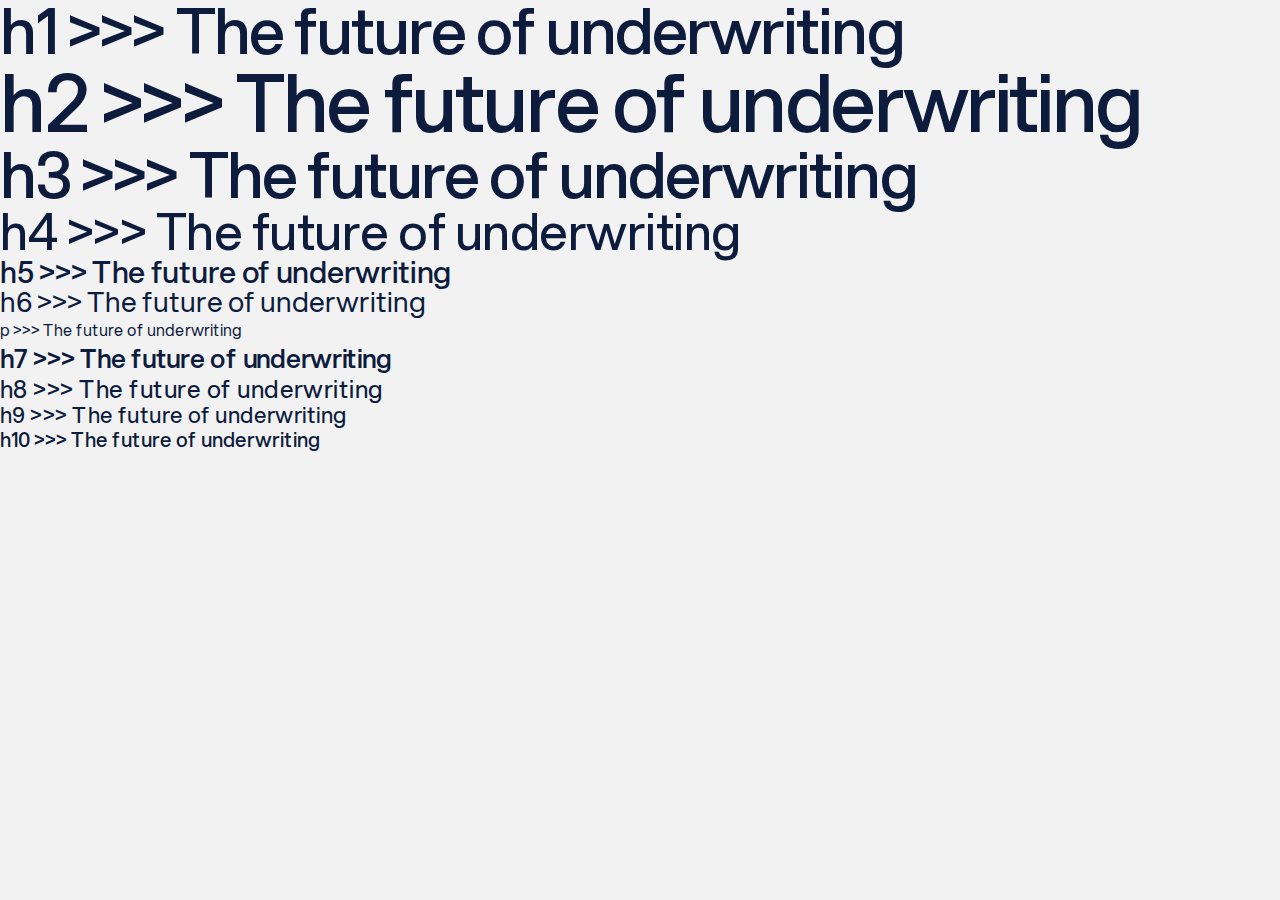
<file: styleguide.html>
<!DOCTYPE html>
<html lang="en">
  <head>
    <meta charset="UTF-8" />
    <meta name="viewport" content="width=device-width, initial-scale=1.0" />
    <title>Styleguide</title>
    <link rel="stylesheet" href="./assets/css/base.css" />
  </head>
  <body>
    <h1>h1 >>> The future of underwriting</h1>
    <h2>h2 >>> The future of underwriting</h2>
    <h3>h3 >>> The future of underwriting</h3>
    <h4>h4 >>> The future of underwriting</h4>
    <h5>h5 >>> The future of underwriting</h5>
    <h6>h6 >>> The future of underwriting</h6>
    <p>p >>> The future of underwriting</p>
    <div class="h7">h7 >>> The future of underwriting</div>
    <div class="h8">h8 >>> The future of underwriting</div>
    <div class="h9">h9 >>> The future of underwriting</div>
    <div class="h10">h10 >>> The future of underwriting</div>
  </body>
</html>
</file>
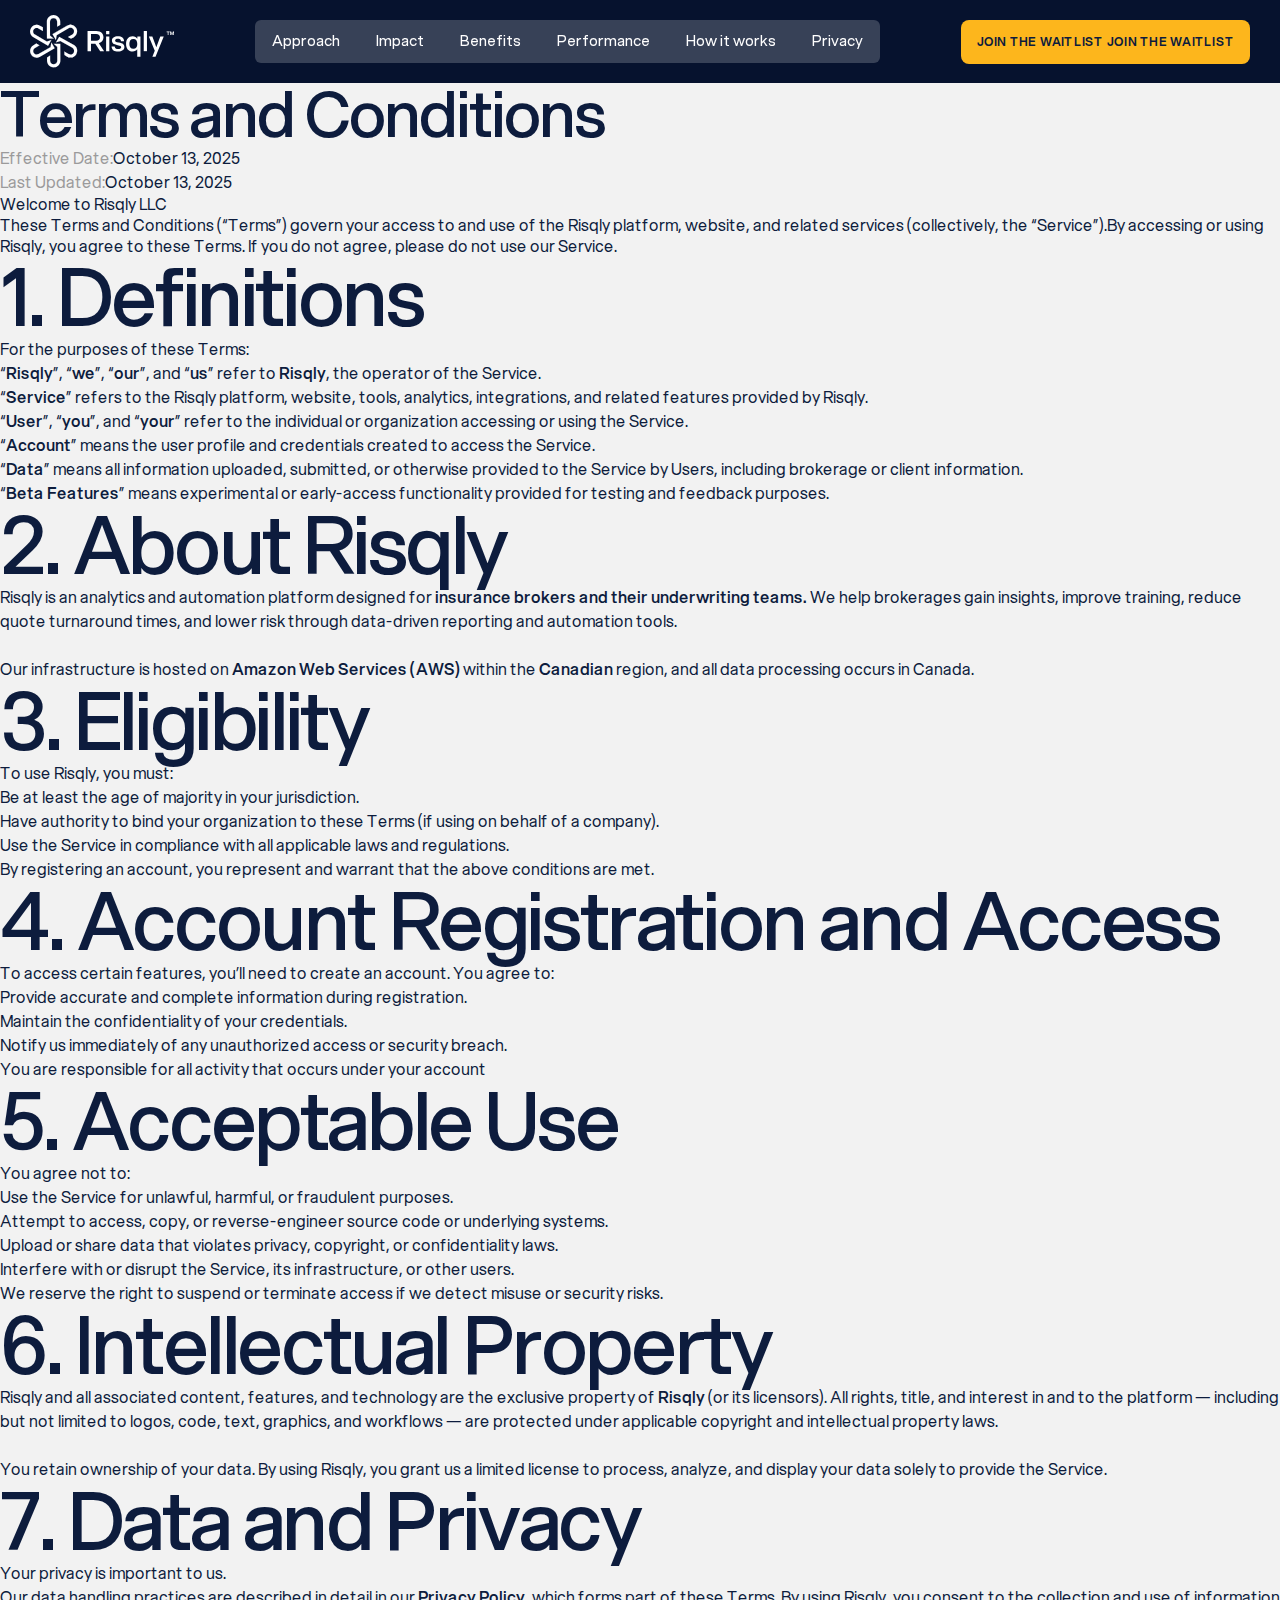
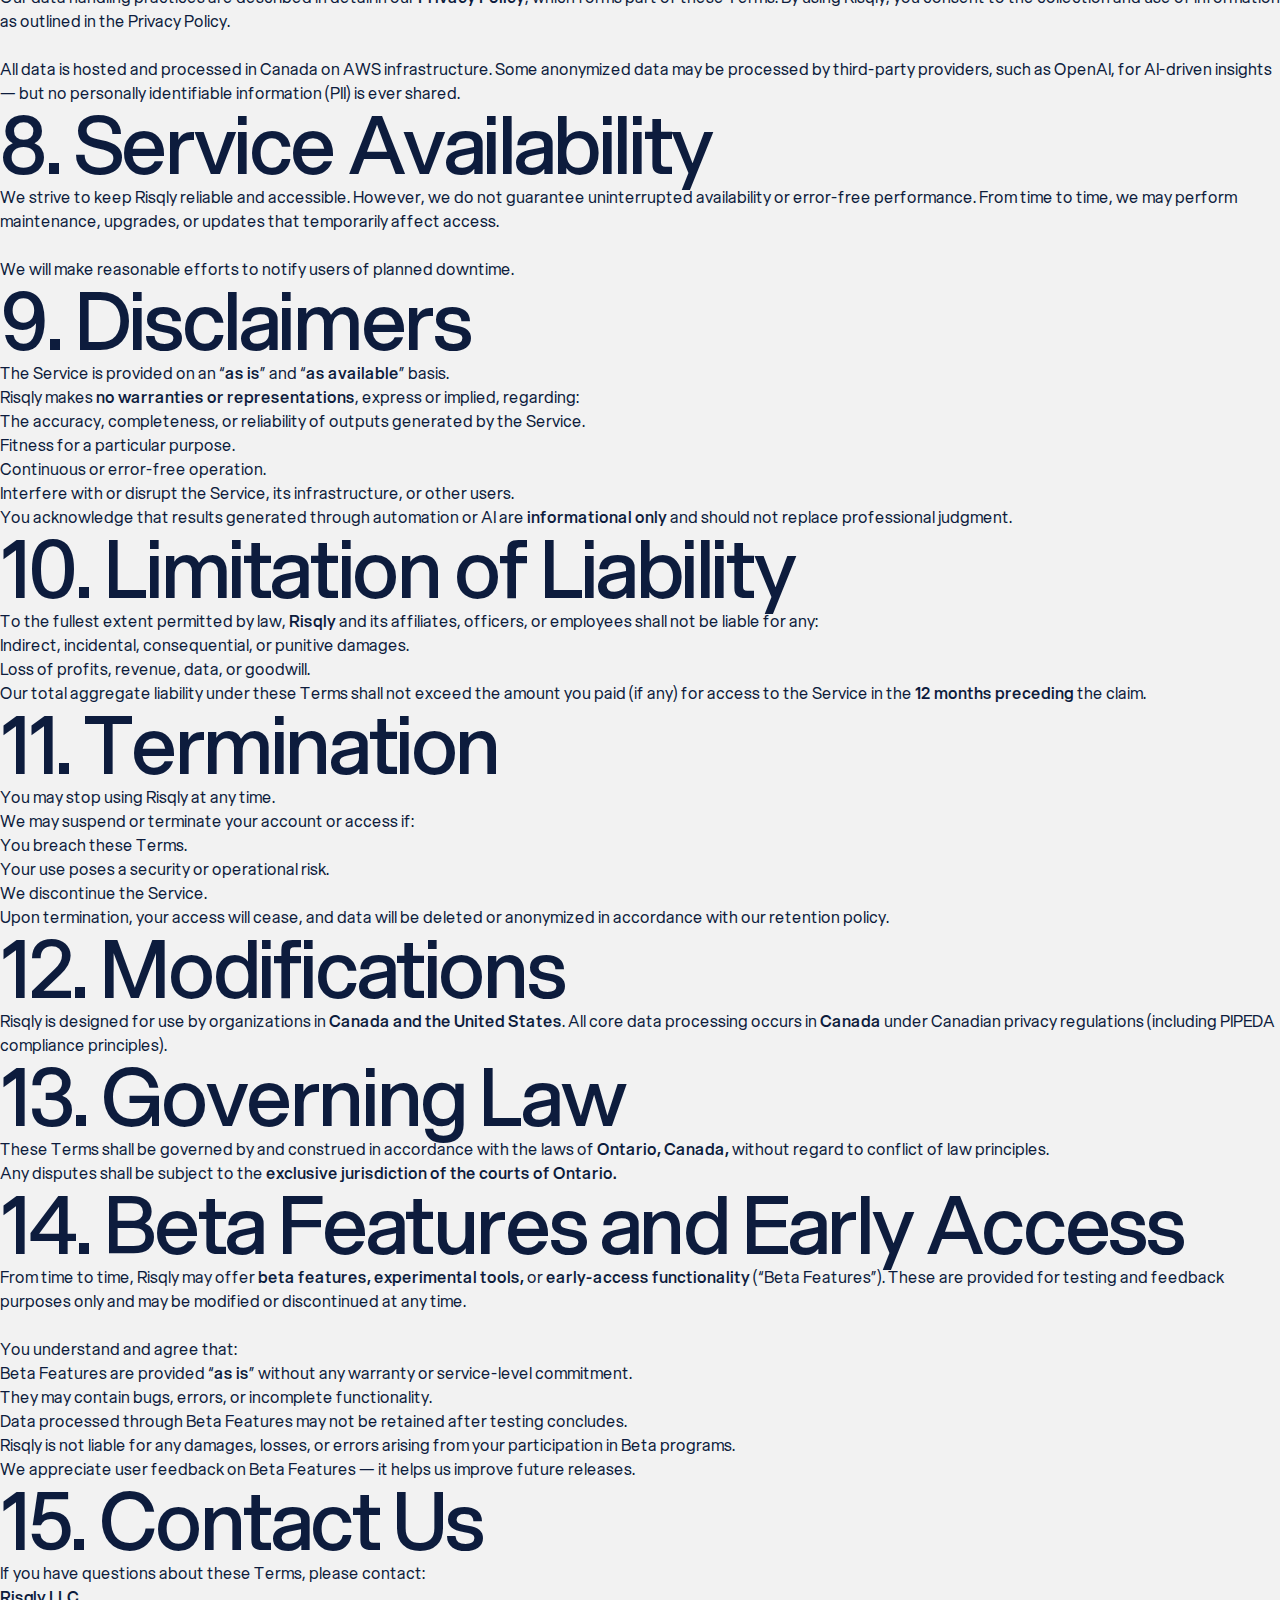
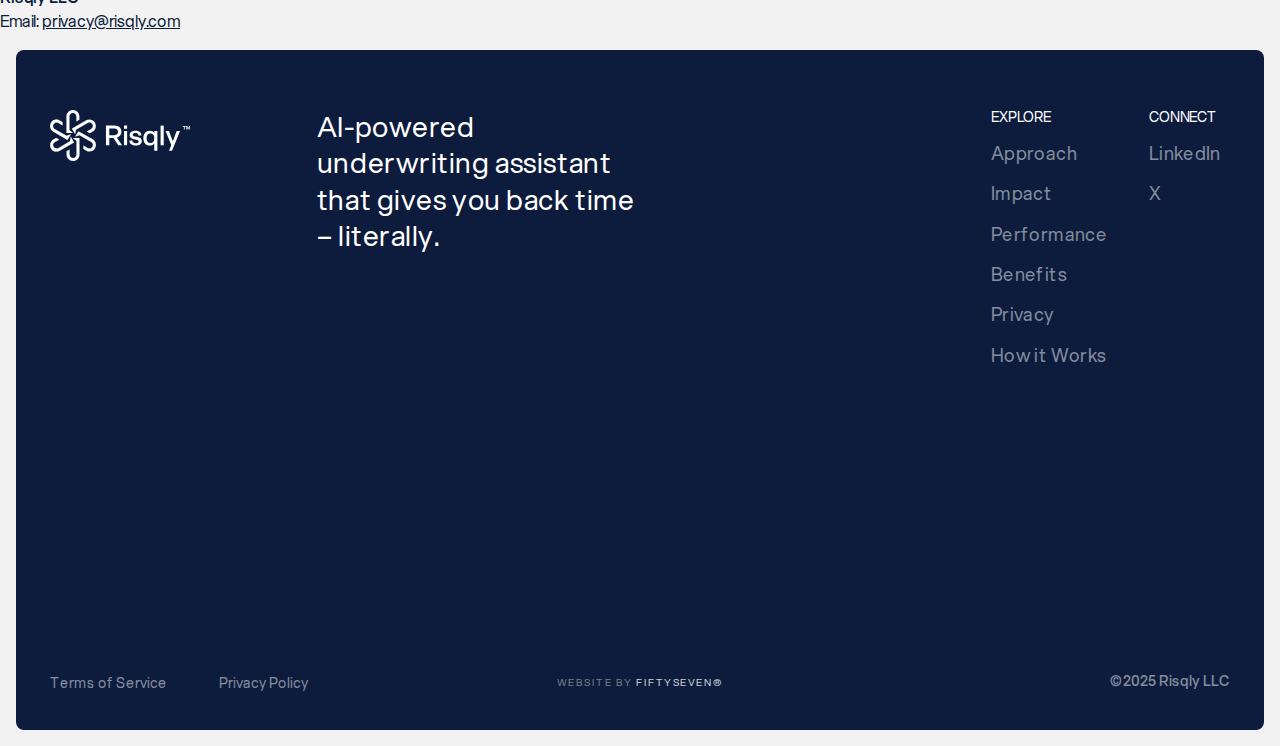
<file: terms-and-conditions.html>
<!DOCTYPE html>
<html lang="en">
  <head>
    <meta charset="UTF-8" />
    <meta name="viewport" content="width=device-width, initial-scale=1.0" />

    <!-- Primary Meta Tags -->
    <title>Risqly™ | Quote Review Automation for Brokers</title>
    <meta name="title" content="Risqly™ | Quote Review Automation for Brokers" />
    <meta
      name="description"
      content="Review hundreds of quotes in minutes using our simple tool use AI-driven platform. Assist your underwriting team and reduce the time it takes to bind policies."
    />

    <!-- Open Graph / Facebook -->
    <meta property="og:type" content="website" />
    <meta property="og:url" content="https://risqly.com/" />
    <meta property="og:title" content="Risqly™ | Quote Review Automation for Brokers" />
    <meta
      property="og:description"
      content="Review hundreds of quotes in minutes using our simple tool use AI-driven platform. Assist your underwriting team and reduce the time it takes to bind policies."
    />
    <meta property="og:image" content="./assets/images/open-graph-image.jpg" />

    <!-- X (Twitter) -->
    <meta property="twitter:card" content="summary_large_image" />
    <meta property="twitter:url" content="https://risqly.com/" />
    <meta property="twitter:title" content="Risqly™ | Quote Review Automation for Brokers" />
    <meta
      property="twitter:description"
      content="Review hundreds of quotes in minutes using our simple tool use AI-driven platform. Assist your underwriting team and reduce the time it takes to bind policies."
    />
    <meta property="twitter:image" content="./assets/images/open-graph-image.jpg" />

    <!-- Favicon-->
    <link rel="icon" type="image/png" href="./assets/images/favicon/favicon-96x96.png" sizes="96x96" />
    <link rel="icon" type="image/svg+xml" href="./assets/images/favicon/favicon.svg" />
    <link rel="shortcut icon" href="./assets/images/favicon/favicon.ico" />
    <link rel="apple-touch-icon" sizes="180x180" href="./assets/images/favicon/apple-touch-icon.png" />
    <link rel="manifest" href="./assets/images/favicon/site.webmanifest" />

    <link rel="stylesheet" href="./assets/css/base.css" />
    <link rel="stylesheet" href="./assets/css/legal.css" />
  </head>
  <body>
    <header class="navbar light-theme" id="navbar">
      <div class="navbar__container">
        <!-- Logo -->

        <svg class="navbar__logo box" width="108" height="40" viewBox="0 0 108 40" fill="none" xmlns="http://www.w3.org/2000/svg">
          <path d="M106.31 15.0909L105.61 13.0586V15.0909H105.083V12.3812H105.885L106.544 14.4097L107.198 12.3812H108V15.0909H107.473V13.0624L106.777 15.0909H106.31Z" fill="white" />
          <path d="M103.315 15.0909V12.8742H102.461V12.3812H104.726V12.8742H103.872V15.0909H103.315Z" fill="white" />
          <path d="M91.7928 31.3351L93.578 26.9038L89.1467 16.214H91.7718L94.7541 24.1106L97.7153 16.214H100.319L94.145 31.3351H91.7928Z" fill="white" />
          <path d="M85.3126 27.1348V12.0137H87.7277V27.1348H85.3126Z" fill="white" />
          <path
            d="M82.8441 16.214V31.3351H80.4289V25.7277C79.6728 26.7568 78.5387 27.3868 77.0056 27.3868C73.7924 27.3868 72.0493 24.9297 72.0493 21.6744C72.0493 18.4192 73.7924 15.962 77.0056 15.962C78.6017 15.962 79.7568 16.634 80.5129 17.7471V16.214H82.8441ZM74.5274 21.6744C74.5274 23.8376 75.4725 25.3287 77.5097 25.3287C79.5258 25.3287 80.4709 23.8376 80.4709 21.6744C80.4709 19.5113 79.5258 18.0201 77.5097 18.0201C75.4725 18.0201 74.5274 19.5113 74.5274 21.6744Z"
            fill="white"
          />
          <path
            d="M66.0843 27.3868C63.2701 27.3868 61.338 26.2738 61.17 23.5436H63.5431C63.7111 25.0767 64.6142 25.5807 66.1473 25.5807C67.5124 25.5807 68.3945 25.0767 68.3945 24.1946C68.3945 23.3755 68.0795 22.9975 65.7693 22.6195C62.388 22.0524 61.443 20.9604 61.443 19.1962C61.443 17.1801 63.2281 15.962 65.8323 15.962C68.8775 15.962 70.5156 17.3691 70.5576 19.6583H68.2685C68.2055 18.1462 67.1134 17.7681 65.8323 17.7681C64.6982 17.7681 63.8371 18.2512 63.8371 19.1122C63.8371 19.9523 64.3412 20.2883 66.5463 20.6453C69.8646 21.2124 70.8097 22.2205 70.8097 24.0476C70.8097 26.2108 68.8355 27.3868 66.0843 27.3868Z"
            fill="white"
          />
          <path d="M57.0824 27.1348V16.214H59.4975V27.1348H57.0824ZM57.0824 14.3869V12.0137H59.4975V14.3869H57.0824Z" fill="white" />
          <path
            d="M43.1575 27.1348V12.0137H49.668C53.3223 12.0137 55.1074 14.1349 55.1074 16.7811C55.1074 18.8812 53.8893 20.6033 51.6211 21.2544L55.5904 27.1348H52.6292L48.9749 21.5274H45.7407V27.1348H43.1575ZM45.7407 19.3432H49.563C51.5581 19.3432 52.4822 18.3352 52.4822 16.7811C52.4822 15.2269 51.5581 14.2189 49.563 14.2189H45.7407V19.3432Z"
            fill="white"
          />
          <path
            d="M17.7253 21.6077L22.7157 21.5892L22.7618 34.2573C22.7725 37.0089 20.5414 39.2554 17.7898 39.2661C15.0381 39.2769 12.7916 37.0458 12.7809 34.2941L12.7778 31.8373L15.0704 30.4476L15.0842 34.2864C15.0903 35.7682 16.2988 36.969 17.7805 36.9644C19.2623 36.9598 20.4631 35.7498 20.4585 34.268L20.4201 23.9033L17.7253 21.6092V21.6077Z"
            fill="white"
          />
          <path
            d="M22.6782 21.6267L17.8247 21.6444L20.4444 23.8745L20.4577 23.8855V23.9032L20.4959 34.2682C20.5004 35.7706 19.2831 36.9971 17.7806 37.0018C16.2781 37.0064 15.0524 35.789 15.0462 34.2865L15.033 30.5135L12.8153 31.8586L12.8183 34.2939C12.8289 37.0247 15.0587 39.2388 17.7894 39.2283C20.5203 39.2176 22.7345 36.988 22.7238 34.2571L22.6782 21.6267ZM22.7937 34.5151C22.6692 37.1686 20.4759 39.2934 17.7901 39.304C15.0178 39.3148 12.7543 37.0669 12.7433 34.2946L12.7403 31.8373V31.816L12.758 31.805L15.0506 30.4157L15.1079 30.3812V30.4473L15.1219 34.2865C15.1281 35.7474 16.3197 36.9314 17.7806 36.9268C19.1959 36.9224 20.3513 35.8024 20.418 34.4041L20.4209 34.2682L20.3827 23.9201L17.7012 21.6377L17.688 21.6267V21.5701H17.7255L22.7157 21.5517H22.7532V21.5892L22.7995 34.2571L22.7937 34.5151Z"
            fill="white"
          />
          <path
            d="M16.0292 20.6366L18.5398 24.9499L7.59152 31.3238C5.213 32.7089 2.15271 31.8996 0.76767 29.5227C-0.617368 27.1441 0.191851 24.0838 2.56883 22.6988L4.69553 21.4673L7.04487 22.7572L3.72662 24.6888C2.44599 25.4351 2.01144 27.0827 2.75617 28.3633C3.50089 29.644 5.15004 30.0785 6.43066 29.3338L15.3873 24.1192L16.0261 20.6381L16.0292 20.6366Z"
            fill="white"
          />
          <path
            d="M16.062 20.6175L18.5722 24.9308L18.5914 24.9631L18.559 24.9822L7.61041 31.3566C5.21402 32.7519 2.131 31.9364 0.735463 29.5418C-0.660013 27.1453 0.154761 24.0616 2.54957 22.6661L4.67681 21.4349L4.69519 21.4238L4.71357 21.4341L7.1216 22.7565L7.06353 22.7896L3.7455 24.7213C2.4829 25.4571 2.0543 27.0817 2.78846 28.3444C3.52268 29.6069 5.14887 30.0355 6.41154 29.3014L15.3534 24.095L15.9893 20.6315L15.9922 20.6131L16.0091 20.6043L16.0121 20.6028L16.0437 20.5874L16.062 20.6175ZM15.424 24.1259L15.4211 24.1428L15.4064 24.1516L6.44976 29.3661C5.15131 30.1212 3.47906 29.681 2.72378 28.3826C1.96861 27.084 2.40944 25.4133 3.70801 24.6566L6.96797 22.758L4.69519 21.5098L2.5878 22.7315C0.228854 24.1061 -0.574289 27.143 0.800148 29.5035C2.17473 31.8626 5.21238 32.6658 7.57292 31.2912L18.4884 24.9359L16.0451 20.7388L15.424 24.1259Z"
            fill="white"
          />
          <path
            d="M16.0208 18.6808L13.5409 23.011L2.54815 16.7169C0.158881 15.3503 -0.670299 12.2946 0.696313 9.90686C2.06292 7.51913 5.11861 6.68841 7.50634 8.05502L9.6361 9.28037L9.69445 11.9598L6.36238 10.0527C5.07715 9.31722 3.43107 9.76406 2.69556 11.0493C1.96004 12.3345 2.40688 13.9806 3.69211 14.7161L12.6872 19.8662L16.0208 18.6793V18.6808Z"
            fill="white"
          />
          <path
            d="M0.663349 9.88795C2.0403 7.4822 5.11931 6.64546 7.52506 8.02239L9.65451 9.24772L9.67362 9.25801V9.27933L9.7339 12.0255L9.67583 11.9924L6.34383 10.0857C5.07667 9.36051 3.45333 9.80066 2.72811 11.0677C2.00291 12.3349 2.44371 13.9583 3.71088 14.6834L12.691 19.8244L16.0083 18.6439L16.0583 18.6263V18.6909L16.0531 18.6998L13.5738 23.03L13.5547 23.0623L13.5224 23.0439L2.52965 16.7497C0.122312 15.3727 -0.713577 12.2937 0.663349 9.88795ZM7.48758 8.08781C5.11788 6.73152 2.08505 7.55575 0.728769 9.92544C-0.627525 12.2952 0.195937 15.328 2.56713 16.6842L13.5268 22.9594L15.9392 18.7475L12.6998 19.9016L12.6837 19.9075L3.67339 14.7489C2.37022 14.0031 1.91716 12.3342 2.66269 11.031C3.40854 9.72767 5.07807 9.27444 6.38132 10.0203L9.65524 11.8932L9.59865 9.30212L7.48758 8.08781Z"
            fill="white"
          />
          <path
            d="M17.7115 17.696L12.7211 17.7145L12.675 5.04643C12.6643 2.29478 14.8954 0.048314 17.6471 0.0375653C20.3987 0.0268167 22.6452 2.25793 22.6559 5.00958L22.659 7.46641L20.3665 8.85605L20.3526 5.01725C20.3465 3.53548 19.138 2.3347 17.6563 2.33931C16.1745 2.34391 14.9737 3.5539 14.9783 5.03568L15.0167 15.4004L17.7115 17.6945V17.696Z"
            fill="white"
          />
          <path
            d="M22.6181 5.00942C22.6072 2.27867 20.3776 0.0643473 17.6469 0.0750143C14.9162 0.0858442 12.7019 2.31548 12.7125 5.04617L12.7581 17.6758L17.6116 17.6582L14.9926 15.4288L14.9794 15.4178V15.4009L14.9404 5.03588C14.9358 3.53335 16.1539 2.30616 17.6565 2.30149C19.1588 2.29698 20.3837 3.5145 20.3901 5.01677L20.4033 8.78833L22.6203 7.44538L22.6181 5.00942ZM22.6967 7.4667V7.48728L22.6783 7.49831L20.3857 8.88829L20.3291 8.92284V8.85595L20.3151 5.01751C20.3091 3.5565 19.1174 2.37269 17.6565 2.3772C16.1955 2.38174 15.0116 3.57486 15.0161 5.03588L15.0536 15.3825L17.7358 17.6656L17.7491 17.6773V17.7332L17.7116 17.7339L12.7213 17.7523H12.6838V17.7148L12.6375 5.04691C12.6267 2.27446 14.8745 0.010873 17.6469 3.89701e-05C20.4194 -0.0107909 22.6829 2.23701 22.6938 5.00942L22.6967 7.4667Z"
            fill="white"
          />
          <path
            d="M19.4091 18.6698L16.8985 14.3565L27.8468 7.98254C30.2253 6.59751 33.2856 7.40672 34.6706 9.78371C36.0557 12.1622 35.2465 15.2225 32.8695 16.6076L30.7428 17.839L28.3934 16.5492L31.7117 14.6175C32.9923 13.8713 33.4269 12.2236 32.6821 10.943C31.9374 9.6624 30.2883 9.22785 29.0076 9.97258L20.051 15.1872L19.4122 18.6682L19.4091 18.6698Z"
            fill="white"
          />
          <path
            d="M27.828 7.95034C30.2244 6.55489 33.3074 7.36977 34.703 9.76445C36.0985 12.1609 35.283 15.2446 32.8881 16.6401L30.7616 17.8713L30.7432 17.8824L30.7249 17.8721L28.3756 16.5821L28.3168 16.5504L28.3742 16.5166L31.6929 14.5849C32.9554 13.8491 33.3842 12.2244 32.65 10.9618C31.9158 9.69936 30.2895 9.27082 29.0269 10.0048L20.0842 15.2104L19.4492 18.6748L19.4455 18.6931L19.4293 18.7019L19.4256 18.7034L19.394 18.7189L19.3764 18.6887L16.8662 14.3754L16.8471 14.3431L16.8794 14.324L27.828 7.95034ZM34.6383 9.80267C33.2637 7.44363 30.2261 6.64045 27.8655 8.01502L16.9492 14.3695L19.3918 18.5652L20.0137 15.1803L20.0174 15.1634L20.0321 15.1546L28.9887 9.94012C30.2872 9.18497 31.9595 9.62573 32.7147 10.9244C33.4697 12.2229 33.0289 13.8937 31.7304 14.6503L28.4705 16.5475L30.7425 17.7956L32.8506 16.5747C35.2095 15.2001 36.0127 12.1631 34.6383 9.80267Z"
            fill="white"
          />
          <path
            d="M19.4168 20.6241L21.8967 16.2939L32.891 22.588C35.2787 23.9546 36.1094 27.0103 34.7428 29.398C33.3762 31.7858 30.3205 32.6165 27.9328 31.2499L25.803 30.0245L25.7447 27.345L29.0768 29.2522C30.362 29.9877 32.0081 29.5408 32.7436 28.2556C33.4791 26.9704 33.0323 25.3243 31.747 24.5888L22.752 19.4387L19.4184 20.6256L19.4168 20.6241Z"
            fill="white"
          />
          <path
            d="M21.9153 16.2616L32.9094 22.5551C35.3152 23.932 36.1526 27.011 34.7757 29.4168C33.3988 31.8226 30.3198 32.6593 27.914 31.2824L25.7846 30.057L25.7662 30.0467L25.7655 30.0254L25.7059 27.2793L25.7633 27.3124L29.0953 29.2198C30.3624 29.945 31.9858 29.5042 32.711 28.237C33.4362 26.9698 32.9954 25.3465 31.7282 24.6213L22.7473 19.4796L19.4308 20.6609L19.4087 20.6689L19.3698 20.63L19.3845 20.6057L21.8638 16.2755L21.8829 16.2425L21.9153 16.2616ZM19.4977 20.5572L22.7393 19.4032L22.7554 19.3973L31.7657 24.5559C33.069 25.3018 33.5222 26.9713 32.7764 28.2745C32.0305 29.5777 30.361 30.0303 29.0578 29.2845L25.7831 27.4108L25.8397 30.0019L27.9515 31.2169L28.1757 31.3382C30.5092 32.5205 33.3965 31.6749 34.7103 29.3793C36.0665 27.0096 35.2416 23.9768 32.872 22.6205L21.9101 16.3446L19.4977 20.5572Z"
            fill="white"
          />
        </svg>

        <!-- Desktop Menu -->
        <nav class="navbar__menu">
          <a href="#approach" class="nav-link">Approach</a>
          <a href="#impact" class="nav-link">Impact</a>
          <a href="#benefits" class="nav-link">Benefits</a>
          <a href="#performance" class="nav-link">Performance</a>
          <a href="#workflow" class="nav-link">How it works</a>
          <a href="#privacy" class="nav-link">Privacy</a>
        </nav>

        <!-- CTA -->
        <a href="#waitlist" class="navbar__cta btn-2">
          <span class="navbar__cta-overflow">
            <span class="navbar__cta-text">Join the Waitlist</span>
            <span class="navbar__cta-text">Join the Waitlist</span>
          </span>
        </a>

        <!-- Hamburger (Mobile) -->
        <button class="navbar__toggle" aria-label="Menu">
          <span class="bar"></span>
          <span class="bar"></span>
          <span class="bar"></span>
        </button>
      </div>
    </header>

    <!-- Mobile Overlay Menu -->
    <div class="menu-overlay" id="menuOverlay">
      <div class="menu-overlay__content">
        <div class="menu-overlay__header">
          <svg width="108" height="40" viewBox="0 0 108 40" fill="none" xmlns="http://www.w3.org/2000/svg" class="menu-overlay__logo">
            <path d="M106.31 15.0909L105.61 13.0586V15.0909H105.083V12.3812H105.885L106.544 14.4097L107.198 12.3812H108V15.0909H107.473V13.0624L106.777 15.0909H106.31Z" fill="white" />
            <path d="M103.315 15.0909V12.8742H102.461V12.3812H104.726V12.8742H103.872V15.0909H103.315Z" fill="white" />
            <path d="M91.7928 31.3351L93.578 26.9038L89.1467 16.214H91.7718L94.7541 24.1106L97.7153 16.214H100.319L94.145 31.3351H91.7928Z" fill="white" />
            <path d="M85.3126 27.1348V12.0137H87.7277V27.1348H85.3126Z" fill="white" />
            <path
              d="M82.8441 16.214V31.3351H80.4289V25.7277C79.6728 26.7568 78.5387 27.3868 77.0056 27.3868C73.7924 27.3868 72.0493 24.9297 72.0493 21.6744C72.0493 18.4192 73.7924 15.962 77.0056 15.962C78.6017 15.962 79.7568 16.634 80.5129 17.7471V16.214H82.8441ZM74.5274 21.6744C74.5274 23.8376 75.4725 25.3287 77.5097 25.3287C79.5258 25.3287 80.4709 23.8376 80.4709 21.6744C80.4709 19.5113 79.5258 18.0201 77.5097 18.0201C75.4725 18.0201 74.5274 19.5113 74.5274 21.6744Z"
              fill="white"
            />
            <path
              d="M66.0843 27.3868C63.2701 27.3868 61.338 26.2738 61.17 23.5436H63.5431C63.7111 25.0767 64.6142 25.5807 66.1473 25.5807C67.5124 25.5807 68.3945 25.0767 68.3945 24.1946C68.3945 23.3755 68.0795 22.9975 65.7693 22.6195C62.388 22.0524 61.443 20.9604 61.443 19.1962C61.443 17.1801 63.2281 15.962 65.8323 15.962C68.8775 15.962 70.5156 17.3691 70.5576 19.6583H68.2685C68.2055 18.1462 67.1134 17.7681 65.8323 17.7681C64.6982 17.7681 63.8371 18.2512 63.8371 19.1122C63.8371 19.9523 64.3412 20.2883 66.5463 20.6453C69.8646 21.2124 70.8097 22.2205 70.8097 24.0476C70.8097 26.2108 68.8355 27.3868 66.0843 27.3868Z"
              fill="white"
            />
            <path d="M57.0824 27.1348V16.214H59.4975V27.1348H57.0824ZM57.0824 14.3869V12.0137H59.4975V14.3869H57.0824Z" fill="white" />
            <path
              d="M43.1575 27.1348V12.0137H49.668C53.3223 12.0137 55.1074 14.1349 55.1074 16.7811C55.1074 18.8812 53.8893 20.6033 51.6211 21.2544L55.5904 27.1348H52.6292L48.9749 21.5274H45.7407V27.1348H43.1575ZM45.7407 19.3432H49.563C51.5581 19.3432 52.4822 18.3352 52.4822 16.7811C52.4822 15.2269 51.5581 14.2189 49.563 14.2189H45.7407V19.3432Z"
              fill="white"
            />
            <path
              d="M17.7253 21.6077L22.7157 21.5892L22.7618 34.2573C22.7725 37.0089 20.5414 39.2554 17.7898 39.2661C15.0381 39.2769 12.7916 37.0458 12.7809 34.2941L12.7778 31.8373L15.0704 30.4476L15.0842 34.2864C15.0903 35.7682 16.2988 36.969 17.7805 36.9644C19.2623 36.9598 20.4631 35.7498 20.4585 34.268L20.4201 23.9033L17.7253 21.6092V21.6077Z"
              fill="white"
            />
            <path
              d="M22.6782 21.6267L17.8247 21.6444L20.4444 23.8745L20.4577 23.8855V23.9032L20.4959 34.2682C20.5004 35.7706 19.2831 36.9971 17.7806 37.0018C16.2781 37.0064 15.0524 35.789 15.0462 34.2865L15.033 30.5135L12.8153 31.8586L12.8183 34.2939C12.8289 37.0247 15.0587 39.2388 17.7894 39.2283C20.5203 39.2176 22.7345 36.988 22.7238 34.2571L22.6782 21.6267ZM22.7937 34.5151C22.6692 37.1686 20.4759 39.2934 17.7901 39.304C15.0178 39.3148 12.7543 37.0669 12.7433 34.2946L12.7403 31.8373V31.816L12.758 31.805L15.0506 30.4157L15.1079 30.3812V30.4473L15.1219 34.2865C15.1281 35.7474 16.3197 36.9314 17.7806 36.9268C19.1959 36.9224 20.3513 35.8024 20.418 34.4041L20.4209 34.2682L20.3827 23.9201L17.7012 21.6377L17.688 21.6267V21.5701H17.7255L22.7157 21.5517H22.7532V21.5892L22.7995 34.2571L22.7937 34.5151Z"
              fill="white"
            />
            <path
              d="M16.0292 20.6366L18.5398 24.9499L7.59152 31.3238C5.213 32.7089 2.15271 31.8996 0.76767 29.5227C-0.617368 27.1441 0.191851 24.0838 2.56883 22.6988L4.69553 21.4673L7.04487 22.7572L3.72662 24.6888C2.44599 25.4351 2.01144 27.0827 2.75617 28.3633C3.50089 29.644 5.15004 30.0785 6.43066 29.3338L15.3873 24.1192L16.0261 20.6381L16.0292 20.6366Z"
              fill="white"
            />
            <path
              d="M16.062 20.6175L18.5722 24.9308L18.5914 24.9631L18.559 24.9822L7.61041 31.3566C5.21402 32.7519 2.131 31.9364 0.735463 29.5418C-0.660013 27.1453 0.154761 24.0616 2.54957 22.6661L4.67681 21.4349L4.69519 21.4238L4.71357 21.4341L7.1216 22.7565L7.06353 22.7896L3.7455 24.7213C2.4829 25.4571 2.0543 27.0817 2.78846 28.3444C3.52268 29.6069 5.14887 30.0355 6.41154 29.3014L15.3534 24.095L15.9893 20.6315L15.9922 20.6131L16.0091 20.6043L16.0121 20.6028L16.0437 20.5874L16.062 20.6175ZM15.424 24.1259L15.4211 24.1428L15.4064 24.1516L6.44976 29.3661C5.15131 30.1212 3.47906 29.681 2.72378 28.3826C1.96861 27.084 2.40944 25.4133 3.70801 24.6566L6.96797 22.758L4.69519 21.5098L2.5878 22.7315C0.228854 24.1061 -0.574289 27.143 0.800148 29.5035C2.17473 31.8626 5.21238 32.6658 7.57292 31.2912L18.4884 24.9359L16.0451 20.7388L15.424 24.1259Z"
              fill="white"
            />
            <path
              d="M16.0208 18.6808L13.5409 23.011L2.54815 16.7169C0.158881 15.3503 -0.670299 12.2946 0.696313 9.90686C2.06292 7.51913 5.11861 6.68841 7.50634 8.05502L9.6361 9.28037L9.69445 11.9598L6.36238 10.0527C5.07715 9.31722 3.43107 9.76406 2.69556 11.0493C1.96004 12.3345 2.40688 13.9806 3.69211 14.7161L12.6872 19.8662L16.0208 18.6793V18.6808Z"
              fill="white"
            />
            <path
              d="M0.663349 9.88795C2.0403 7.4822 5.11931 6.64546 7.52506 8.02239L9.65451 9.24772L9.67362 9.25801V9.27933L9.7339 12.0255L9.67583 11.9924L6.34383 10.0857C5.07667 9.36051 3.45333 9.80066 2.72811 11.0677C2.00291 12.3349 2.44371 13.9583 3.71088 14.6834L12.691 19.8244L16.0083 18.6439L16.0583 18.6263V18.6909L16.0531 18.6998L13.5738 23.03L13.5547 23.0623L13.5224 23.0439L2.52965 16.7497C0.122312 15.3727 -0.713577 12.2937 0.663349 9.88795ZM7.48758 8.08781C5.11788 6.73152 2.08505 7.55575 0.728769 9.92544C-0.627525 12.2952 0.195937 15.328 2.56713 16.6842L13.5268 22.9594L15.9392 18.7475L12.6998 19.9016L12.6837 19.9075L3.67339 14.7489C2.37022 14.0031 1.91716 12.3342 2.66269 11.031C3.40854 9.72767 5.07807 9.27444 6.38132 10.0203L9.65524 11.8932L9.59865 9.30212L7.48758 8.08781Z"
              fill="white"
            />
            <path
              d="M17.7115 17.696L12.7211 17.7145L12.675 5.04643C12.6643 2.29478 14.8954 0.048314 17.6471 0.0375653C20.3987 0.0268167 22.6452 2.25793 22.6559 5.00958L22.659 7.46641L20.3665 8.85605L20.3526 5.01725C20.3465 3.53548 19.138 2.3347 17.6563 2.33931C16.1745 2.34391 14.9737 3.5539 14.9783 5.03568L15.0167 15.4004L17.7115 17.6945V17.696Z"
              fill="white"
            />
            <path
              d="M22.6181 5.00942C22.6072 2.27867 20.3776 0.0643473 17.6469 0.0750143C14.9162 0.0858442 12.7019 2.31548 12.7125 5.04617L12.7581 17.6758L17.6116 17.6582L14.9926 15.4288L14.9794 15.4178V15.4009L14.9404 5.03588C14.9358 3.53335 16.1539 2.30616 17.6565 2.30149C19.1588 2.29698 20.3837 3.5145 20.3901 5.01677L20.4033 8.78833L22.6203 7.44538L22.6181 5.00942ZM22.6967 7.4667V7.48728L22.6783 7.49831L20.3857 8.88829L20.3291 8.92284V8.85595L20.3151 5.01751C20.3091 3.5565 19.1174 2.37269 17.6565 2.3772C16.1955 2.38174 15.0116 3.57486 15.0161 5.03588L15.0536 15.3825L17.7358 17.6656L17.7491 17.6773V17.7332L17.7116 17.7339L12.7213 17.7523H12.6838V17.7148L12.6375 5.04691C12.6267 2.27446 14.8745 0.010873 17.6469 3.89701e-05C20.4194 -0.0107909 22.6829 2.23701 22.6938 5.00942L22.6967 7.4667Z"
              fill="white"
            />
            <path
              d="M19.4091 18.6698L16.8985 14.3565L27.8468 7.98254C30.2253 6.59751 33.2856 7.40672 34.6706 9.78371C36.0557 12.1622 35.2465 15.2225 32.8695 16.6076L30.7428 17.839L28.3934 16.5492L31.7117 14.6175C32.9923 13.8713 33.4269 12.2236 32.6821 10.943C31.9374 9.6624 30.2883 9.22785 29.0076 9.97258L20.051 15.1872L19.4122 18.6682L19.4091 18.6698Z"
              fill="white"
            />
            <path
              d="M27.828 7.95034C30.2244 6.55489 33.3074 7.36977 34.703 9.76445C36.0985 12.1609 35.283 15.2446 32.8881 16.6401L30.7616 17.8713L30.7432 17.8824L30.7249 17.8721L28.3756 16.5821L28.3168 16.5504L28.3742 16.5166L31.6929 14.5849C32.9554 13.8491 33.3842 12.2244 32.65 10.9618C31.9158 9.69936 30.2895 9.27082 29.0269 10.0048L20.0842 15.2104L19.4492 18.6748L19.4455 18.6931L19.4293 18.7019L19.4256 18.7034L19.394 18.7189L19.3764 18.6887L16.8662 14.3754L16.8471 14.3431L16.8794 14.324L27.828 7.95034ZM34.6383 9.80267C33.2637 7.44363 30.2261 6.64045 27.8655 8.01502L16.9492 14.3695L19.3918 18.5652L20.0137 15.1803L20.0174 15.1634L20.0321 15.1546L28.9887 9.94012C30.2872 9.18497 31.9595 9.62573 32.7147 10.9244C33.4697 12.2229 33.0289 13.8937 31.7304 14.6503L28.4705 16.5475L30.7425 17.7956L32.8506 16.5747C35.2095 15.2001 36.0127 12.1631 34.6383 9.80267Z"
              fill="white"
            />
            <path
              d="M19.4168 20.6241L21.8967 16.2939L32.891 22.588C35.2787 23.9546 36.1094 27.0103 34.7428 29.398C33.3762 31.7858 30.3205 32.6165 27.9328 31.2499L25.803 30.0245L25.7447 27.345L29.0768 29.2522C30.362 29.9877 32.0081 29.5408 32.7436 28.2556C33.4791 26.9704 33.0323 25.3243 31.747 24.5888L22.752 19.4387L19.4184 20.6256L19.4168 20.6241Z"
              fill="white"
            />
            <path
              d="M21.9153 16.2616L32.9094 22.5551C35.3152 23.932 36.1526 27.011 34.7757 29.4168C33.3988 31.8226 30.3198 32.6593 27.914 31.2824L25.7846 30.057L25.7662 30.0467L25.7655 30.0254L25.7059 27.2793L25.7633 27.3124L29.0953 29.2198C30.3624 29.945 31.9858 29.5042 32.711 28.237C33.4362 26.9698 32.9954 25.3465 31.7282 24.6213L22.7473 19.4796L19.4308 20.6609L19.4087 20.6689L19.3698 20.63L19.3845 20.6057L21.8638 16.2755L21.8829 16.2425L21.9153 16.2616ZM19.4977 20.5572L22.7393 19.4032L22.7554 19.3973L31.7657 24.5559C33.069 25.3018 33.5222 26.9713 32.7764 28.2745C32.0305 29.5777 30.361 30.0303 29.0578 29.2845L25.7831 27.4108L25.8397 30.0019L27.9515 31.2169L28.1757 31.3382C30.5092 32.5205 33.3965 31.6749 34.7103 29.3793C36.0665 27.0096 35.2416 23.9768 32.872 22.6205L21.9101 16.3446L19.4977 20.5572Z"
              fill="white"
            />
          </svg>

          <button class="menu-overlay__close" aria-label="Close">
            <svg width="22" height="22" viewBox="0 0 22 22" fill="none" xmlns="http://www.w3.org/2000/svg">
              <g clip-path="url(#clip0_65_1086)">
                <path d="M5.13525 5.14122L16.7685 16.7745" stroke="white" stroke-width="2.19359" stroke-miterlimit="10" />
                <path d="M5.13504 16.7735L16.8006 5.10789" stroke="white" stroke-width="2.19359" stroke-miterlimit="10" />
              </g>
              <defs>
                <clipPath id="clip0_65_1086">
                  <rect width="21.9359" height="21.9359" fill="white" />
                </clipPath>
              </defs>
            </svg>
          </button>
        </div>

        <nav class="menu-overlay__links">
          <a href="#approach" class="link-1">Approach</a>
          <a href="#impact" class="link-1">Impact</a>
          <a href="#benefits" class="link-1">Benefits</a>
          <a href="#performance" class="link-1">Performance</a>
          <a href="#workflow" class="link-1">How it works</a>
          <a href="#privacy" class="link-1">Privacy</a>
        </nav>

        <a href="#waitlist" class="menu-overlay__cta btn-2">Join the Waitlist</a>
      </div>
    </div>

    <main>
      <section class="legal__section">
        <div class="container">
          <div class="legal__header">
            <h1 class="legal__title h2 h3-desktop">Terms and Conditions</h1>
            <div class="legal__meta text-b4 text-b3-desktop">
              <div class="legal__meta-row">Effective Date: <span class="legal__meta-date">October 13, 2025</span></div>
              <div class="legal__meta-row">Last Updated: <span class="legal__meta-date">October 13, 2025</span></div>
            </div>
            <p class="legal__lead">
              Welcome to Risqly LLC <br />
              These Terms and Conditions (“Terms”) govern your access to and use of the Risqly platform, website, and related services (collectively, the “Service”).By accessing or using Risqly, you
              agree to these Terms. If you do not agree, please do not use our Service.
            </p>
          </div>

          <ol class="legal__content">
            <li>
              <h2 class="h4 h5-desktop">Definitions</h2>
              <p class="text-b1 text-b2-desktop">For the purposes of these Terms:</p>
              <ul class="text-b1 text-b2-desktop">
                <li>“<strong>Risqly</strong>”, “<strong>we</strong>”, “<strong>our</strong>”, and “<strong>us</strong>” refer to <strong>Risqly</strong>, the operator of the Service.</li>
                <li>“<strong>Service</strong>” refers to the Risqly platform, website, tools, analytics, integrations, and related features provided by Risqly.</li>
                <li>“<strong>User</strong>”, “<strong>you</strong>”, and “<strong>your</strong>” refer to the individual or organization accessing or using the Service.</li>
                <li>“<strong>Account</strong>” means the user profile and credentials created to access the Service.</li>
                <li>“<strong>Data</strong>” means all information uploaded, submitted, or otherwise provided to the Service by Users, including brokerage or client information.</li>
                <li>“<strong>Beta Features</strong>” means experimental or early-access functionality provided for testing and feedback purposes.</li>
              </ul>
            </li>
            <li>
              <h2 class="h4 h5-desktop">About Risqly</h2>
              <p class="text-b1 text-b2-desktop">
                Risqly is an analytics and automation platform designed for <strong>insurance brokers and their underwriting teams.</strong> We help brokerages gain insights, improve training, reduce
                quote turnaround times, and lower risk through data-driven reporting and automation tools. <br /><br />
                Our infrastructure is hosted on <strong>Amazon Web Services (AWS)</strong> within the <strong>Canadian</strong> region, and all data processing occurs in Canada.
              </p>
            </li>
            <li>
              <h2 class="h4 h5-desktop">Eligibility</h2>
              <p class="text-b1 text-b2-desktop">To use Risqly, you must:</p>
              <ul class="text-b1 text-b2-desktop">
                <li>Be at least the age of majority in your jurisdiction.</li>
                <li>Have authority to bind your organization to these Terms (if using on behalf of a company).</li>
                <li>Use the Service in compliance with all applicable laws and regulations.</li>
              </ul>
              <p class="text-b1 text-b2-desktop">By registering an account, you represent and warrant that the above conditions are met.</p>
            </li>

            <li>
              <h2 class="h4 h5-desktop">Account Registration and Access</h2>
              <p class="text-b1 text-b2-desktop">To access certain features, you’ll need to create an account. You agree to:</p>
              <ul class="text-b1 text-b2-desktop">
                <li>Provide accurate and complete information during registration.</li>
                <li>Maintain the confidentiality of your credentials.</li>
                <li>Notify us immediately of any unauthorized access or security breach.</li>
              </ul>
              <p class="text-b1 text-b2-desktop">You are responsible for all activity that occurs under your account</p>
            </li>

            <li>
              <h2 class="h4 h5-desktop">Acceptable Use</h2>
              <p class="text-b1 text-b2-desktop">You agree not to:</p>
              <ul class="text-b1 text-b2-desktop">
                <li>Use the Service for unlawful, harmful, or fraudulent purposes.</li>
                <li>Attempt to access, copy, or reverse-engineer source code or underlying systems.</li>
                <li>Upload or share data that violates privacy, copyright, or confidentiality laws.</li>
                <li>Interfere with or disrupt the Service, its infrastructure, or other users.</li>
              </ul>
              <p class="text-b1 text-b2-desktop">We reserve the right to suspend or terminate access if we detect misuse or security risks.</p>
            </li>

            <li>
              <h2 class="h4 h5-desktop">Intellectual Property</h2>
              <p class="text-b1 text-b2-desktop">
                Risqly and all associated content, features, and technology are the exclusive property of <strong>Risqly</strong> (or its licensors). All rights, title, and interest in and to the
                platform — including but not limited to logos, code, text, graphics, and workflows — are protected under applicable copyright and intellectual property laws. <br /><br />
                You retain ownership of your data. By using Risqly, you grant us a limited license to process, analyze, and display your data solely to provide the Service.
              </p>
            </li>

            <li>
              <h2 class="h4 h5-desktop">Data and Privacy</h2>
              <p class="text-b1 text-b2-desktop">
                Your privacy is important to us.
                <br />
                Our data handling practices are described in detail in our <a href="./privacy-policy.html">Privacy Policy</a>, which forms part of these Terms. By using Risqly, you consent to the
                collection and use of information as outlined in the Privacy Policy. <br /><br />
                All data is hosted and processed in Canada on AWS infrastructure. Some anonymized data may be processed by third-party providers, such as OpenAI, for AI-driven insights — but no
                personally identifiable information (PII) is ever shared.
              </p>
            </li>

            <li>
              <h2 class="h4 h5-desktop">Service Availability</h2>
              <p class="text-b1 text-b2-desktop">
                We strive to keep Risqly reliable and accessible. However, we do not guarantee uninterrupted availability or error-free performance. From time to time, we may perform maintenance,
                upgrades, or updates that temporarily affect access. <br /><br />We will make reasonable efforts to notify users of planned downtime.
              </p>
            </li>

            <li>
              <h2 class="h4 h5-desktop">Disclaimers</h2>
              <p class="text-b1 text-b2-desktop">
                The Service is provided on an “<strong>as is</strong>” and “<strong>as available</strong>” basis. <br />
                Risqly makes <strong>no warranties or representations</strong>, express or implied, regarding:
              </p>
              <ul class="text-b1 text-b2-desktop">
                <li>The accuracy, completeness, or reliability of outputs generated by the Service.</li>
                <li>Fitness for a particular purpose.</li>
                <li>Continuous or error-free operation.</li>
                <li>Interfere with or disrupt the Service, its infrastructure, or other users.</li>
              </ul>
              <p class="text-b1 text-b2-desktop">
                You acknowledge that results generated through automation or AI are <strong>informational only</strong> and should not replace professional judgment.
              </p>
            </li>

            <li>
              <h2 class="h4 h5-desktop">Limitation of Liability</h2>
              <p class="text-b1 text-b2-desktop">To the fullest extent permitted by law, <strong>Risqly</strong> and its affiliates, officers, or employees shall not be liable for any:</p>
              <ul class="text-b1 text-b2-desktop">
                <li>Indirect, incidental, consequential, or punitive damages.</li>
                <li>Loss of profits, revenue, data, or goodwill.</li>
              </ul>
              <p class="text-b1 text-b2-desktop">
                Our total aggregate liability under these Terms shall not exceed the amount you paid (if any) for access to the Service in the <strong>12 months preceding</strong> the claim.
              </p>
            </li>

            <li>
              <h2 class="h4 h5-desktop">Termination</h2>
              <p class="text-b1 text-b2-desktop">
                You may stop using Risqly at any time. <br />
                We may suspend or terminate your account or access if:
              </p>
              <ul class="text-b1 text-b2-desktop">
                <li>You breach these Terms.</li>
                <li>Your use poses a security or operational risk.</li>
                <li>We discontinue the Service.</li>
              </ul>
              <p class="text-b1 text-b2-desktop">Upon termination, your access will cease, and data will be deleted or anonymized in accordance with our retention policy.</p>
            </li>

            <li>
              <h2 class="h4 h5-desktop">Modifications</h2>
              <p class="text-b1 text-b2-desktop">
                Risqly is designed for use by organizations in <strong>Canada and the United States</strong>. All core data processing occurs in <strong>Canada</strong> under Canadian privacy
                regulations (including PIPEDA compliance principles).
              </p>
            </li>

            <li>
              <h2 class="h4 h5-desktop">Governing Law</h2>
              <p class="text-b1 text-b2-desktop">
                These Terms shall be governed by and construed in accordance with the laws of <strong>Ontario, Canada,</strong> without regard to conflict of law principles.
                <br />
                Any disputes shall be subject to the <strong>exclusive jurisdiction of the courts of Ontario.</strong>
              </p>
            </li>

            <li>
              <h2 class="h4 h5-desktop">Beta Features and Early Access</h2>
              <p class="text-b1 text-b2-desktop">
                From time to time, Risqly may offer <strong>beta features, experimental tools,</strong> or <strong>early-access functionality</strong> (“Beta Features”). These are provided for testing
                and feedback purposes only and may be modified or discontinued at any time.
                <br />
                <br />You understand and agree that:
              </p>
              <ul class="text-b1 text-b2-desktop">
                <li>Beta Features are provided “<strong>as is</strong>” without any warranty or service-level commitment.</li>
                <li>They may contain bugs, errors, or incomplete functionality.</li>
                <li>Data processed through Beta Features may not be retained after testing concludes.</li>
                <li>Risqly is not liable for any damages, losses, or errors arising from your participation in Beta programs.</li>
              </ul>
              <p class="text-b1 text-b2-desktop">We appreciate user feedback on Beta Features — it helps us improve future releases.</p>
            </li>

            <li>
              <h2 class="h4 h5-desktop">Contact Us</h2>
              <p class="text-b1 text-b2-desktop">If you have questions about these Terms, please contact:</p>
              <div class="contact__info">
                <h3>Risqly LLC</h3>
                <p>Email: <a href="mailto:privacy@risqly.com">privacy@risqly.com</a></p>
              </div>
            </li>
          </ol>
        </div>
      </section>
    </main>
    <footer class="footer" id="footer">
      <div class="footer__wrapper">
        <!-- Top Section -->
        <div class="footer__top">
          <!-- Logo Column -->
          <div class="footer__logo">
            <a href="/">
              <img src="./assets/images/risqly-logo-dark.svg" alt="Risqly™ Logo" width="161" />
            </a>
            <p class="footer__tagline text-b1 h6-desktop">AI-powered underwriting assistant that gives you back time – literally.</p>
          </div>

          <!-- Navigation Columns -->
          <div class="footer__nav">
            <!-- Product Column -->
            <div class="footer__nav-col">
              <h4 class="footer__nav-title">EXPLORE</h4>
              <ul>
                <li><a href="#" class="link-1">Approach</a></li>
                <li><a href="#" class="link-1">Impact</a></li>
                <li><a href="#" class="link-1">Performance</a></li>
                <li><a href="#" class="link-1">Benefits</a></li>
                <li><a href="/privacy-policy.html" class="link-1">Privacy</a></li>
                <li><a href="#" class="link-1">How it Works</a></li>
              </ul>
            </div>

            <!-- Technology Column -->
            <div class="footer__nav-col">
              <h4 class="footer__nav-title">CONNECT</h4>
              <ul>
                <li><a href="#" class="link-1">LinkedIn</a></li>
                <li><a href="#" class="link-1">X</a></li>
              </ul>
            </div>

            <!-- Company Column -->
            <div class="footer__nav-col footer__nav-col--legal">
              <h4 class="footer__nav-title">LEGAL</h4>
              <ul>
                <li><a href="./privacy-policy.html" class="link-1 link-2-desktop">Privacy Policy</a></li>
                <li><a href="./terms-and-conditions.html" class="link-1 link-2-desktop">Terms of Service</a></li>
              </ul>
            </div>
          </div>
        </div>

        <!-- Bottom Section -->
        <div class="footer__bottom">
          <nav class="footer__legal">
            <a href="./terms-and-conditions.html" class="footer__legal-link">Terms of Service</a>
            <a href="./privacy-policy.html" class="footer__legal-link">Privacy Policy</a>
          </nav>
          <div class="footer__credit">website by <span>FIFTYSEVEN®</span></div>
          <div class="footer__copyright">©2025 Risqly LLC</div>
        </div>
      </div>
    </footer>
    <script src="./assets/js/global.js"></script>
  </body>
</html>
</file>
<file: assets/css/styles.css>
/* ==========================================================
   HERO SECTION
   ========================================================== */
.hero {
  position: relative;
  overflow: hidden;
}

.hero__background {
  position: absolute;
  inset: 0;
  bottom: 20%;
  background: linear-gradient(180deg, #06122e 47.25%, #409ce5 74.72%, var(--grey) 89.01%);
  z-index: -1;
}

.hero__wrapper {
  padding: 96px 0 0;
  position: relative;
}

.hero__label {
  font-weight: 400;
  font-size: 0.875rem;
  line-height: 100%;
  letter-spacing: var(--letter-normal);
  display: inline-flex;
  align-items: center;
  gap: 6px;
  padding: 8px 10px;
  background: var(--white-20);
  border: 0.7px solid rgba(0, 0, 0, 0.12);
  border-radius: 100px;
  color: var(--white);
}

.hero__text {
  margin-top: 20px;
  max-width: 473px;
}

.hero__title {
  color: var(--white);
}

.hero__description {
  font-size: 1.125rem;
  font-weight: 400;
  line-height: 130%;
  letter-spacing: 0.02em;
  color: var(--white-70);
  margin-top: 32px;
}

.hero__features {
  display: grid;
  grid-template-columns: repeat(2, auto);
  gap: 16px 22px;
  list-style: none;
  padding: 0;
  margin: 0;
  margin-top: 35px;
}

.hero__feature {
  display: flex;
  gap: 6px;
  color: var(--white);
}
.hero__feature::before {
  content: "";
  width: 20px;
  height: 20px;
  background-image: url("../images/check-circle.svg");
  background-size: contain;
  background-repeat: no-repeat;
  flex-shrink: 0;
}

.hero__image {
  display: flex;
  justify-content: center;
  margin-top: 40px;
}

.hero__app-image {
  display: block;
  width: 611px;
  margin-left: -90px;
  margin-right: -176px;
}

/* === RESPONSIVE === */
@media (min-width: 768px) {
  .hero .container {
    padding-left: 64px;
    padding-right: 56px;
  }
  .hero__background {
    bottom: 0;
  }
  .hero__wrapper {
    padding: 110px 0 0;
    display: flex;
    justify-content: center;
    gap: 8%;
  }
  .hero__content {
    min-width: 430px;
    margin-top: 64px;
  }

  .hero__label {
    font-size: 0.875rem;
    letter-spacing: var(--letter-xloose);
  }
  .hero__text {
    margin-top: 24px;
  }

  .hero__image {
    width: 750px;
    height: 734px;
    margin-top: 0;
    max-width: 54%;
  }
  .hero__app-image {
    width: 760px;
    margin-left: -55px;
    margin-right: -55px;
    margin-top: -60px;
  }

  .hero__features {
    gap: 12px 36px;
  }
  .hero__feature {
    align-items: center;
    line-height: 1;
  }
}
@media (min-width: 1280px) {
  .hero__app-image {
    width: 860px;
  }
}

/* === ANIMATIONS === */
@keyframes fadeIn {
  from {
    opacity: 0;
    transform: translateY(-10px);
  }
  to {
    opacity: 1;
    transform: translateY(0);
  }
}
.badge {
  display: inline-block;
  background-color: var(--yellow);
  color: var(--dark);
  font-size: 0.875rem;
  font-weight: 600;
  line-height: 1;
  letter-spacing: 0.03em;
  padding: 8px;
  border-radius: 5px;
  margin-bottom: 16px;
}
.title {
  font-size: 2.87rem;
  font-weight: 500;
  line-height: 1;
  letter-spacing: -0.03em;
  max-width: 16ch;
  margin-left: auto;
  margin-right: auto;
}
.subtitle {
  font-size: 1.125rem;
  line-height: 1.3;
  letter-spacing: 0.02em;
  color: var(--dark-50);
  margin-top: 32px;
}
@media (min-width: 768px) {
  .badge {
    margin-bottom: 24px;
  }
  .title {
    font-size: 4rem;
  }
}

/* ==========================================================
   Compare Section
   ========================================================== */
.compare__section {
  padding-top: 150px;
}
.compare__header {
  text-align: center;
}

.comparison {
  display: flex;
  gap: 16px;
  flex-wrap: wrap;
  margin-top: 48px;
}
.compare__card {
  padding: 56px 24px 48px;
  flex: 1 1 342px;
  border-radius: 8px;
  background: var(--grey-70);
}
.compare__card--new {
  background-color: white;
}

.compare__card ul {
  margin-top: 48px;
  list-style: none;
  padding: 0;
}
.compare__card ul li:not(:last-child) {
  margin-bottom: 20px;
}
.compare__card ul li {
  display: flex;
  align-items: flex-start;
  gap: 8px;
  font-size: 1rem;
  line-height: 1.3;
  letter-spacing: 0.02em;
}
.compare__card ul li::before {
  content: "";
  width: 20px;
  height: 20px;
  background-repeat: no-repeat;
  background-size: contain;
  flex-shrink: 0;
}
.compare__card--old ul li::before {
  background-image: url("../images/x-square.svg");
}
.compare__card--new ul li::before {
  background-image: url("../images/check-square.svg");
}
.compare__card h3 {
  font-size: 1.625rem;
  font-weight: 550;
  line-height: 1;
}
@media (min-width: 768px) {
  .compare__section {
    padding-top: 168px;
  }
  .comparison {
    margin-top: 64px;
  }
  .compare__card {
    padding: 64px 80px;
  }
  .compare__card ul {
    margin-top: 36px;
  }
  .compare__card ul li:not(:last-child) {
    margin-bottom: 12px;
  }
  .compare__section .container {
    padding: 0 10%;
  }
}

/* ==========================================================
   Stats Section
   ========================================================== */

.stats__section {
  padding-top: 150px;
}
.stats__header .title {
  font-size: 3.375rem;
  margin-left: 0;
}

.stats__image img {
  max-width: 100%;
}
.stats__data__wrapper {
  display: grid;
  grid-template-columns: auto auto;
  gap: 25px 55px;
  margin-top: 64px;
}
.stat__value {
  font-size: 4.75rem;
  font-weight: 400;
  line-height: 1;
  color: var(--dark);
}
.stat__value span {
  vertical-align: top;
  font-size: 0.6em;
}
.stat__value::after {
  content: "";
  display: inline-block;
  width: 20px;
  height: 20px;
  background-image: url("../images/arrow-up-circle.svg");
  background-size: contain;
  background-repeat: no-repeat;
  vertical-align: top;
}
.stat__data:last-child .stat__value::after {
  margin-left: -10px;
}
.stat__text {
  font-size: 1rem;
  font-weight: 500;
  line-height: 1.3;
  margin-top: 10px;
}
.stats__image {
  margin-top: 64px;
}
@media (min-width: 768px) {
  .stats__section {
    padding-top: 300px;
  }
  .stats__section .container {
    display: flex;
    align-items: flex-end;
    gap: 28px;
    padding: 0 10%;
  }
  .stats__content {
    width: 54%;
  }
  .stats__header .title {
    font-size: 4rem;
  }
  .stats__header .subtitle {
    max-width: 45ch;
  }
  .stat__value {
    font-size: 5.9375rem;
  }
  .stat__value::after {
    width: 24px;
    height: 24px;
  }
  .stats__image {
    max-width: 43%;
  }
  .stats__data__wrapper {
    max-width: max-content;
    gap: 70px;
  }
}

/* ==========================================================
   FEATURES SECTION
   ========================================================== */
.features {
  position: relative;
  padding: 150px 0 80px;
  overflow: hidden;
  margin-top: 150px;
}

.features__background {
  position: absolute;
  inset: 0;
  background-image: url("../images/features-bg.jpg");
  background-size: cover;
  background-repeat: no-repeat;
  z-index: -1;
}

.features__content {
  position: relative;
  z-index: 1;
}

.features__header {
  text-align: center;
  margin-bottom: 40px;
}

.features__header .title {
  color: white;
}
.features__header .subtitle {
  color: var(--white-50);
}

/* Cards */
.features__card {
  display: flex;
  flex-direction: column;
  gap: 18px;
  height: 100%;
  position: relative;
  padding: 30px 40px 50px 30px;
  background: rgba(43, 46, 54, 0.6);
  backdrop-filter: blur(25px);
  border: 1px solid rgba(52, 64, 71, 0.8);
  backdrop-filter: blur(25px);
  border-radius: 8px;
  color: var(--white);
  cursor: pointer;
  transition: transform 0.3s ease, border-color 0.3s ease;
  pointer-events: none;
}

/* hover rules are defined in the desktop section below */

.features__icon {
  display: flex;
  margin-bottom: 32px;
}
.features__card .tag {
  color: var(--white);
  text-align: center;
  font-size: 0.625rem;
  font-weight: 500;
  line-height: 1;
  letter-spacing: 0.02em;
  text-transform: uppercase;
  padding: 6px;
  border-radius: 3.5px;
  border: 1px solid rgba(255, 255, 255, 0.5);
  max-width: fit-content;
  opacity: 0.75;
}

.features__card h3 {
  font-size: 1.5625rem;
  font-weight: 450;
  line-height: 110%;
  letter-spacing: 0.02em;
  margin-top: auto;
}

.features__card-description {
  font-weight: 400;
  font-size: 1rem;
  line-height: 130%;
  color: var(--white-50);
}

.features__expand {
  position: absolute;
  bottom: 26px;
  right: 26px;
  font-size: 1.375rem;
  color: var(--white);
  font-weight: 500;
  line-height: 1;
  background: #2e3139;
  border: none;
  padding: 0;
  cursor: pointer;
  width: 33px;
  height: 33px;
  border-radius: 50%;
  opacity: 0.9;
  transition: opacity 0.2s, transform 0.2s;
  display: none;
}

.features__expand:hover {
  opacity: 1;
  transform: scale(1.1);
}

.features__expand img {
  width: 100%;
  height: 100%;
}

/* Slider */

.features__slider {
  margin: 0 -16px;
  padding: 0 16px 64px;
}
.features__slider .swiper-slide {
  height: auto !important;
}
.features__pagination {
  --swiper-pagination-bottom: 0;
  max-width: fit-content;
  left: 50% !important;
  transform: translateX(-50%);
  border-radius: 5px;
  border: 1px solid rgba(52, 64, 71, 0.8);
  background: rgba(43, 46, 54, 0.6);
  backdrop-filter: blur(25px);
  text-align: center;
}

/* Slider Controls */
.features__pagination {
  display: flex;
  align-items: center;
  justify-content: center;
  padding: 13px;
}

.swiper-pagination-bullet {
  --swiper-pagination-bullet-inactive-color: white;
  --swiper-pagination-color: white;
  --swiper-pagination-bullet-width: 4px;
  --swiper-pagination-bullet-height: 4px;
  --swiper-pagination-bullet-inactive-opacity: 1;
  --swiper-pagination-bullet-border-radius: 50px;
}
.swiper-pagination-bullet-active {
  --swiper-pagination-bullet-width: 32px;
}

/* Feature Popup */
.features__popup {
  position: fixed;
  inset: 0;
  z-index: 1000;
  display: flex;
  align-items: center;
  justify-content: center;
  opacity: 0;
  visibility: hidden;
  transition: opacity 0.3s ease, visibility 0.3s ease;
}

.features__popup[hidden] {
  display: none;
}

.features__popup.is-visible {
  opacity: 1;
  visibility: visible;
}

.features__popup-overlay {
  position: absolute;
  inset: 0;
  background: rgba(0, 0, 0, 0.7);
  backdrop-filter: blur(10px);
}

.features__popup-content {
  position: relative;
  width: 468px;
  padding: 48px;
  padding: 220px 60px 70px;
  background: linear-gradient(180deg, rgba(0, 0, 0, 0.3) 0%, rgba(48, 54, 65, 0.3) 61.57%, rgba(48, 54, 65, 0.3) 100%);
  backdrop-filter: blur(30.6px);
  border: 1px solid #282828;
  border-radius: 8px;
  transform: translateY(20px);
  transition: transform 0.3s ease;
}

.features__popup.is-visible .features__popup-content {
  transform: translateY(0);
}

.features__popup-close {
  position: absolute;
  top: 30px;
  right: 30px;
  width: 36px;
  height: 36px;
  padding: 0;
  background: none;
  border: none;
  cursor: pointer;
  transition: transform 0.2s;
}

.features__popup-close:hover {
  transform: scale(1.1);
}

.features__popup-close img {
  width: 100%;
  height: 100%;
}

.features__popup-icon {
  width: 55px;
  height: 55px;
  margin: 0 0 35px;
}

.features__popup-icon img {
  width: 100%;
  height: 100%;
}

.features__popup-title {
  font-size: 2.25rem;
  font-weight: 500;
  line-height: 1;
  color: var(--white);
  margin-bottom: 30px;
  letter-spacing: 0.01em;
}

.features__popup-description {
  font-size: 1.125rem;
  font-weight: 400;
  line-height: 130%;
  color: var(--white-50);
}

/* Coming Soon Badge */
.features__card[data-feature="audit"] .h9::after {
  content: "Coming soon";
  display: inline-block;
  font-size: 0.5625rem;
  font-weight: 500;
  line-height: 1.245;
  letter-spacing: 0.02em;
  text-transform: uppercase;
  color: var(--white);
  opacity: 0.75;
  padding: 4px;
  border: 0.877px solid rgba(255, 255, 255, 0.5);
  border-radius: 2.63px;
  margin-left: 8px;
  vertical-align: top;
  margin-top: 2px;
}

@media (min-width: 768px) {
  .features {
    padding: 248px 0;
  }
  .features .container {
    padding: 0 10%;
  }
  .features__background {
    background-image: url("../images/features/features-bg-lg.jpg");
  }

  .features__header .h3 {
    font-size: 4rem;
  }

  .features__content {
    margin: 0 auto;
  }
  .features__header {
    margin-bottom: 126px;
  }
  .features__header .subtitle {
    max-width: 45ch;
    margin-left: auto;
    margin-right: auto;
  }

  .features__slider {
    margin: 0;
    padding: 0;
  }
  .features__pagination {
    display: none;
  }

  .features__card {
    pointer-events: all;
    position: relative;
    padding: 30px;
  }
  .features__card .fill {
    stroke: #565960;
  }
  .features__card:hover .fill {
    stroke: var(--yellow);
  }
  .features__card circle {
    fill: #565960;
  }
  .features__card:hover circle {
    fill: var(--yellow);
  }
  .features__card .tag {
    position: absolute;
    top: 35px;
    right: 26px;
    padding: 4px;
  }
  .features__card h3 {
    font-size: 1.375rem;
    color: white;
    opacity: 0.3;
    transition: all 0.2s;
    max-width: 210px;
  }
  .features__card:hover h3 {
    opacity: 1;
  }
  .features__card-description {
    display: none;
  }
  .features__expand {
    display: inline-block;
    transition: all 0.2s;
  }
  .features__card:hover .features__expand {
    color: var(--dark);
    background: white;
  }
}
/* ==========================================================
   COMPLIANCE SECTION
   ========================================================== */
.compliance {
  padding: 150px 0 0;
}

.compliance__header {
  margin-bottom: 20px;
}

.compliance__headline {
  font-size: 2.87rem;
  font-weight: 500;
  line-height: 0.9;
  letter-spacing: -0.03em;
  color: var(--dark);
}
.compliance__headline .highlight span {
  background: linear-gradient(
    to right,
    #ff630d 0%,
    12.682215743440233%,
    #ff6010 25.364431486880466%,
    37.02623906705539%,
    #ff7022 48.68804664723032%,
    61.758989310009724%,
    #ff7c33 74.82993197278913%,
    87.41496598639456%,
    #ff8b49 100%
  );

  background-clip: text;
  -webkit-background-clip: text;
  -webkit-text-fill-color: transparent;
  color: transparent;
}
.compliance__lead,
.compliance__text {
  font-size: 1.125rem;
  line-height: 1.3;
  color: var(--dark-50);
  letter-spacing: 0.02em;
  max-width: 720px;
  margin-top: 32px;
}
.compliance__symbol {
  margin-top: 64px;
}

.compliance__symbol img {
  width: 28px;
  height: 28px;
  display: block;
}
.compliance__text {
  margin-top: 15px;
  max-width: 18ch;
}

.compliance__metrics {
  display: grid;
  grid-template-columns: 1fr;
  gap: 20px;
  align-items: center;
  margin-top: 32px;
}
.compliance__item {
  text-align: left;
}
.compliance__metric-title {
  font-size: 1.75rem;
  font-weight: 450;
  line-height: 1;
  color: var(--dark);
  letter-spacing: -0.01em;
}

.compliance__metric-sub {
  font-size: 0.875rem;
  letter-spacing: 0.02em;
  color: var(--dark);
  line-height: 1;
  padding: 16px 0 20px;
}
.compliance__item:not(:last-child) .compliance__metric-sub {
  border-bottom: 1px solid rgb(13, 28, 61, 0.2);
}
.compliance__divider {
  display: none;
  align-self: stretch;
  justify-self: center;
}

@media (min-width: 768px) {
  .compliance {
    padding: 200px 0 0;
  }
  .compliance .container {
    margin: 0 10%;
  }

  .compliance__top {
    gap: 24px;
    align-items: center;
  }
  .compliance__headline {
    font-size: 5rem;
    max-width: 18ch;
  }

  .compliance__headline .highlight span {
    background: none;
  }
  .compliance__headline .highlight {
    background-image: linear-gradient(
      to right,
      #c8b2a5 0%,
      6.6569484936831875%,
      #f98545 13.313896987366375%,
      25.68809019204363%,
      #fe6205 38.062283396720886%,
      40.13840854167938%,
      #ff6b12 42.21453368663788%,
      46.885813772678375%,
      #ff8435 51.55709385871887%,
      60.149943828582764%,
      #fea978 68.74279379844666%,
      73.93310368061066%,
      #ff8138 79.12341356277466%,
      89.56170678138733%,
      #c3693d 100%
    );
    background-clip: text;
    -webkit-background-clip: text;
    -webkit-text-fill-color: transparent;
    color: transparent;
  }
  .compliance__lead {
    max-width: 45ch;
  }
  .compliance__symbol {
    margin-top: 78px;
  }
  .compliance__text {
    margin-top: 20px;
    max-width: 20ch;
  }

  .compliance__metrics {
    margin-top: 32px;
    grid-template-columns: repeat(5, auto);
    align-items: center;
    justify-content: space-between;
  }
  .compliance__divider {
    display: block;
    height: 58px;
    width: 1px;
    opacity: 0.2;
    background-color: var(--dark);
    align-self: center;
  }

  .compliance__metric-title {
    font-size: 3.125rem;
  }
  .compliance__metric-sub {
    font-size: 1.125rem;
    font-weight: 500;
    padding: 20px 0 0;
    border-bottom: 0 !important;
  }
}
/* ==========================================================
   Training SECTION
   ========================================================== */
.training {
  padding: 178px 0 94px;
}

.training__wrapper {
  display: grid;
  grid-template-columns: 1fr;
  gap: 60px;
  align-items: start;
}

.training__grid {
  margin-top: 64px;
}
.training h2 {
  margin-left: 0;
}

.training__list {
  list-style: none;
  padding: 0;
  margin: 0;
  display: grid;
  grid-template-columns: 1fr 1fr;
  gap: 30px 24px;
}

.training__list li {
  display: flex;
  gap: 12px;
  align-items: flex-start;
  color: var(--dark);
  font-size: 1.125rem;
  line-height: 1.3;
  letter-spacing: 0.02em;
}
.training__list li img {
  padding-top: 6px;
}

.training__visual img {
  margin-left: -30px;
  max-width: calc(100% + 30px);
}
@media (min-width: 768px) {
  .training {
    padding: 200px 0 125px;
  }
  .training .container {
    padding-right: 10%;
  }
  .training__wrapper {
    grid-template-columns: 1.3fr 1fr;
    gap: 5%;
    align-items: center;
  }
  .training__grid {
    margin-top: 52px;
  }
  .training__visual {
    order: -1;
  }

  .training__list {
    grid-template-columns: repeat(2, 1fr);
    gap: 20px 40px;
  }
}
/* ==========================================================
   Performance SECTION
   ========================================================== */
.perf {
  padding: 150px 0;
  color: white;
  background-image: url("../images/performance-bg.jpg");
  background-size: cover;
  background-repeat: no-repeat;
  background-position: center;
}
.perf__header {
  text-align: center;
}
.perf__header .subtitle {
  color: var(--white-50);
  max-width: 290px;
  margin-left: auto;
  margin-right: auto;
}
.perf__cards {
  margin-top: 64px;
  display: grid;
  gap: 16px;
  grid-template-columns: 1fr;
  grid-template-rows: repeat(4, 1fr);
}
.perf__card {
  border-radius: 8px;
  border: 1px solid #3e3e3e;
  background: rgba(32, 29, 25, 0.5);
  backdrop-filter: blur(25px);
  padding: 30px 30px 40px;

  display: flex;
  flex-direction: column;
  justify-content: space-between;
  align-items: start;
}
.perf__card h3 {
  font-size: 1.375rem;
  font-weight: 450;
  line-height: 1.1;
  letter-spacing: 0.02em;
  padding-top: 65px;
}
@media (min-width: 768px) {
  .perf__cards {
    grid-template-columns: 1fr 1fr;
    grid-template-rows: repeat(2, 1fr);
  }
}
@media (min-width: 768px) {
  .perf {
    padding: 310px 0;
    background-image: url("../images/performance-lg-bg.jpg");
  }
  .perf .container {
    padding: 0 5%;
  }
  .perf .title {
    font-size: 5rem;
  }
  .perf__header .subtitle {
    max-width: 350px;
  }
  .perf__cards {
    grid-template-columns: repeat(4, 1fr);
    grid-template-rows: auto;
    margin-top: 126px;
  }
  .perf__card {
    padding: 35px 30px;
  }
  .perf__card h3 {
    font-size: 1.5rem;
    padding-top: 144px;
    max-width: 16ch;
  }
}

/* ==========================================================
   WORKFLOW SECTION
   ========================================================== */
.workflow {
  padding: 150px 0;
}

.workflow__steps {
  margin-top: 90px;
}

.workflow__step:not(:last-child) {
  margin-bottom: 90px;
}

.workflow__step-number {
  font-size: 0.875rem;
  font-weight: 600;
  color: var(--dark);
  background-color: var(--yellow);
  line-height: 1;
  display: flex;
  align-items: center;
  justify-content: center;
  width: 22px;
  height: 22px;
  border-radius: 50%;
}

.workflow__step-title {
  font-size: 1.5rem;
  font-weight: 500;
  line-height: 1;
  letter-spacing: -0.01em;
  color: var(--dark);
  margin-top: 16px;
  max-width: 20ch;
}

.workflow__step-description {
  font-size: 1.125rem;
  line-height: 1.3;
  color: var(--dark-50);
  letter-spacing: 0.02em;
  max-width: 30ch;
  margin-top: 16px;
}

.workflow__mockup {
  margin-top: 32px;
}
.workflow__mockup img {
  width: 100%;
  filter: drop-shadow(0 76.674px 53.672px rgba(0, 0, 0, 0.06));
}

@media (min-width: 768px) {
  .workflow {
    padding: 200px 0;
  }
  .workflow .container {
    padding: 0 10%;
  }
  .workflow .title {
    font-size: 5rem;
    margin-left: 0;
  }

  .workflow__steps {
    margin-top: 136px;
  }

  .workflow__step {
    display: flex;
    align-items: center;
    justify-content: space-between;
    gap: 11%;
    margin-bottom: 0;
  }
  .workflow__step:not(:last-child) {
    margin-bottom: 210px;
  }
  .workflow__step:nth-child(odd) {
    flex-direction: row-reverse;
  }
  .workflow__mockup {
    width: 53%;
    margin-top: 0;
  }
  .workflow__step__content {
    width: 34%;
  }
  .workflow__step-number {
    font-size: 1rem;
    width: 26px;
    height: 26px;
  }

  .workflow__step-title {
    font-size: 1.875rem;
    margin-top: 26px;
  }
  .workflow__step-description {
    margin-top: 20px;
  }
}

/* ==========================================================
   PRIVACY SECTION
   ========================================================== */
.priv {
  padding: 150px 0;
  color: white;
  background-image: url("../images/privacy-bg.jpg");
  background-size: cover;
  background-repeat: no-repeat;
  background-position: center;
}
.priv__header {
  text-align: center;
}
.priv__header .subtitle {
  color: var(--white-50);
  max-width: 290px;
  margin-left: auto;
  margin-right: auto;
}
.priv__cards {
  margin-top: 64px;
  display: grid;
  gap: 16px;
  grid-template-columns: 1fr;
  grid-template-rows: repeat(4, 1fr);
}
.priv__card {
  border-radius: 8px;
  border: 1px solid #3e3e3e;
  background: rgba(32, 29, 25, 0.5);
  backdrop-filter: blur(25px);
  padding: 30px 30px 40px;

  display: flex;
  flex-direction: column;
  justify-content: space-between;
  align-items: start;
}
.priv__card h3 {
  font-size: 1.375rem;
  font-weight: 450;
  line-height: 1.1;
  letter-spacing: 0.02em;
  padding-top: 65px;
  max-width: 238px;
}
.priv__card:last-child h3 {
  max-width: 220px;
}
@media (min-width: 768px) {
  .priv__cards {
    grid-template-columns: 1fr 1fr;
    grid-template-rows: repeat(2, 1fr);
  }
}
@media (min-width: 768px) {
  .priv {
    padding: 340px 0;
    background-image: url("../images/privacy-bg-lg.jpg");
  }
  .priv .container {
    padding: 0 4.5%;
  }
  .priv__header {
    text-align: left;
    position: relative;
  }
  .priv .title {
    font-size: 5rem;
    margin-left: 0;
  }
  .priv__header .subtitle {
    max-width: 300px;
    position: absolute;
    bottom: 6px;
    right: 26px;
  }
  .priv__cards {
    grid-template-columns: repeat(4, 1fr);
    grid-template-rows: auto;
    margin-top: 126px;
  }
  .priv__card {
    padding: 35px 30px;
  }
  .priv__card h3 {
    font-size: 1.5rem;
    padding-top: 144px;
    max-width: 16ch;
  }
  .priv__card:last-child h3 {
    max-width: 265px;
    margin-right: -8px;
  }
}

/* ==========================================================
   WAITLIST SECTION
   ========================================================== */

.waitlist {
  position: relative;
  padding: 150px 0;
  text-align: center;
}
.waitlist::after {
  content: "";
  position: absolute;
  background: linear-gradient(0deg, #0a1f4f 32.96%, #409ce5 51.03%, var(--grey) 71.61%);

  background-size: cover;
  top: 30%;
  left: 0;
  right: 0;
  bottom: calc(-1 * var(--footer-height) - 33px);
  z-index: -1;
}
.waitlist .title {
  font-size: 3.375rem;
}

.waitlist__benefits {
  display: grid;
  grid-template-columns: repeat(2, 1fr);
  gap: 34px;
  max-width: 402px;
  margin-left: auto;
  margin-right: auto;
  margin-top: 64px;
}

.benefit__item {
  text-align: left;
  padding: 0 10px;
}

.benefit__item__icon {
  display: flex;
  flex-shrink: 0;
}

.benefit__item__text {
  font-size: 1rem;
  line-height: 130%;
  letter-spacing: 0.36px;
  color: var(--dark);
  letter-spacing: 0.02em;
  margin-top: 14px;
}

.waitlist__form {
  max-width: 402px;
  margin: 64px auto 0;
}

.form__field {
  margin-bottom: 20px;
  position: relative;
}

.form__field__input {
  width: 100%;
  height: 50px;
  background: white;
  backdrop-filter: blur(10px);
  border-radius: 8px;
  border: none;
  padding: 0 16px;
  font-size: 1rem;
  line-height: 130%;
  letter-spacing: 0.32px;
  color: var(--dark);
}

.form__field__input::placeholder {
  color: var(--dark-50);
}

.form__field__input:focus {
  outline: none;
  background: rgba(255, 255, 255, 0.9);
}

/* Error state */
.form__field--error .form__field__input {
  border: 1px solid var(--red);
}

.form__field--error .form__field__input::placeholder {
  color: var(--red);
}

.form__field__error {
  position: absolute;
  left: 0;
  bottom: -16px;
  font-size: 0.75rem;
  line-height: 16px;
  color: var(--red);
  text-align: left;
  animation: fadeIn 0.2s ease-in-out;
}

@keyframes fadeIn {
  from {
    opacity: 0;
    transform: translateY(-5px);
  }
  to {
    opacity: 1;
    transform: translateY(0);
  }
}

/* Submit button */
.waitlist__form__submit {
  width: 100%;
  height: 50px;
  background: var(--yellow);
  border-radius: 8px;
  border: none;
  padding: 16px;
  margin-top: 8px;
  font-weight: 600;
  font-size: 0.8125rem;
  line-height: 100%;
  letter-spacing: 0.02em;
  text-transform: uppercase;
  color: var(--dark);
  cursor: pointer;
  transition: opacity 0.2s;
}

.waitlist__form__submit:hover {
  opacity: 0.9;
}

/* Success state */
.waitlist__form--success .form__fields {
  display: none;
}

.success__message {
  display: none;
  border-radius: 6px;
  background: rgba(255, 255, 255, 0.95);
  backdrop-filter: blur(5px);
  border-radius: 6px;
  padding: 38px 20px 54px;
  text-align: center;
}

.waitlist__form--success .success__message {
  display: block;
}

.success__message__icon {
  width: 28px;
  height: 28px;
  margin: 0 auto 20px;
}

.success__message__title {
  font-weight: 450;
  font-size: 1.5rem;
  line-height: 110%;
  letter-spacing: 0.24px;
  color: var(--dark);
  margin-bottom: 15px;
}

.success__message__text {
  font-weight: 400;
  font-size: 1rem;
  line-height: 130%;
  letter-spacing: 0.32px;
  color: var(--dark-50);
}

.waitlist__form--success .waitlist__form__submit {
  background-color: var(--dark);
  color: var(--white);
  cursor: default;
  margin-top: 20px;
}

@media (min-width: 768px) {
  .waitlist {
    padding: 300px 0 336px;
    background-image: url("../images/waitlist-bg-2x.png");
    background-size: cover;
    background-repeat: no-repeat;
    background-position: center;
  }
  .waitlist::after {
    background: linear-gradient(0deg, #0a1f4f 47.8%, #409ce5 68.13%, var(--grey) 89.55%);
    top: 62%;
  }
  .waitlist .title {
    font-size: 5rem;
  }
  .waitlist__benefits {
    margin-top: 38px;
  }
  .benefit__item {
    padding: 0;
  }
  .waitlist__form {
    margin-top: 50px;
  }
  .form__field__input {
    border-radius: 9px;
    background: rgba(255, 255, 255, 0.75);
    backdrop-filter: blur(10px);
  }
}
</file>
<file: assets/css/legal.css>
.legal__section {
  margin-top: calc(60 * var(--scale));
  padding: calc(90 * var(--scale)) 0 calc(66 * var(--scale));
}

.legal__section strong {
  font-weight: 550;
}

.legal__meta {
  color: #9b9a9b;
  padding-top: calc(30 * var(--scale));
  display: flex;
  flex-direction: column;
  gap: calc(12 * var(--scale));
}
.legal__meta-row {
  display: flex;
  gap: calc(8 * var(--scale));
}
.legal__meta-date {
  color: var(--dark);
}

.legal__lead {
  font-size: calc(18 * var(--scale));
  font-weight: 400;
  line-height: 150%;
  letter-spacing: 0.02em;
  padding-top: calc(48 * var(--scale));
}
.legal__content {
  display: flex;
  flex-direction: column;
  gap: calc(80 * var(--scale));
  list-style: none;
  counter-reset: h2-counter;
  padding-left: 0;
  padding-top: calc(85 * var(--scale));
}

.legal__content h2::before {
  counter-increment: h2-counter;
  content: counter(h2-counter) ". ";
}

.legal__content a {
  text-decoration: none;
  font-weight: 550;
  color: inherit;
}
.legal__content p {
  padding-top: calc(22 * var(--scale));
}
.legal__content li ul {
  list-style-type: disc;
  padding-left: calc(26 * var(--scale));
  padding-top: calc(22 * var(--scale));
  display: flex;
  flex-direction: column;
  gap: calc(12 * var(--scale));
}
.legal__content li ul li {
  display: list-item;
}
.contact__info {
  padding-top: calc(22 * var(--scale));
}

.contact__info h3 {
  font-size: calc(21 * var(--scale));
  font-weight: 550;
  line-height: 150%;
  letter-spacing: -0.01em;
}
.contact__info p {
  font-size: calc(21 * var(--scale));
  font-weight: 400;
  line-height: 150%;
  letter-spacing: -0.01em;
  padding-top: 0 !important;
}
.contact__info a {
  text-decoration: underline;
  font-weight: 400;
}

.footer {
  background-color: var(--dark);
}

@media (min-width: 768px) {
  .container {
    padding: 0 calc(260 * var(--scale));
  }
  .legal__section {
    margin-top: calc(84 * var(--scale));
    padding: calc(182 * var(--scale)) 0 calc(160 * var(--scale));
  }
  .legal__meta {
    gap: calc(8 * var(--scale));
  }
  .legal__lead {
    font-size: calc(20 * var(--scale));
    padding-top: calc(62 * var(--scale));
    letter-spacing: 0;
    line-height: 1.3;
  }
  .legal__content {
    padding-top: calc(70 * var(--scale));
    gap: calc(90 * var(--scale));
  }
  .legal__content p {
    padding-top: calc(40 * var(--scale));
  }
  .legal__content li {
    gap: calc(38 * var(--scale));
  }
  .legal__content li ul {
    padding-top: calc(18 * var(--scale));
    gap: calc(16 * var(--scale));
  }
  .legal__content ul + p {
    padding-top: calc(20 * var(--scale));
  }
  .contact__info h3 {
    font-size: calc(22 * var(--scale));
  }
  .contact__info {
    padding-top: calc(18 * var(--scale));
  }
  .contact__info p {
    font-size: calc(22 * var(--scale));
  }
}

.legal-hero {
  padding-top: calc(80 * var(--scale));
  padding-bottom: calc(24 * var(--scale));
  background: transparent;
  color: var(--dark);
}

.legal-hero__inner {
  max-width: calc(980 * var(--scale));
  margin: 0 auto;
}

.privacy-title {
  font-weight: 600;
  font-size: calc(30 * var(--scale));
  line-height: 110%;
  margin-bottom: calc(12 * var(--scale));
  color: var(--dark);
}

.privacy-meta {
  color: #6b7280;
  display: flex;
  gap: calc(20 * var(--scale));
  font-size: calc(14 * var(--scale));
  margin-bottom: calc(18 * var(--scale));
}

.privacy-lead {
  max-width: calc(820 * var(--scale));
  margin-bottom: calc(28 * var(--scale));
}

.legal-content {
  padding: calc(24 * var(--scale)) 0 calc(80 * var(--scale));
}

.policy-content {
  max-width: calc(760 * var(--scale));
  margin: 0 auto;
  color: var(--dark);
}

.policy-article h2 {
  margin-top: calc(28 * var(--scale));
  margin-bottom: calc(12 * var(--scale));
  font-size: calc(20 * var(--scale));
  font-weight: 600;
}

.policy-article p,
.policy-article li {
  font-size: calc(16 * var(--scale));
  line-height: 170%;
  color: #22303f;
  margin-bottom: calc(12 * var(--scale));
}

.policy-article ul {
  padding-left: calc(20 * var(--scale));
  margin-bottom: calc(12 * var(--scale));
}

.policy-article a {
  color: var(--dark);
  text-decoration: underline;
}

/* Desktop tweaks */
@media (min-width: 768px) {
  .privacy-title {
    font-size: calc(48 * var(--scale));
  }
  .policy-article h2 {
    font-size: calc(22 * var(--scale));
  }
  .policy-article {
    max-width: calc(820 * var(--scale));
  }
  .legal-hero {
    padding-top: calc(120 * var(--scale));
    padding-bottom: calc(32 * var(--scale));
  }
}
</file>
<file: assets/css/base.css>
/* ==========================================================
   BASE.CSS – Style Guide Foundation
   Colors | Typography | Tokens | Header | Footer
   ========================================================== */

:root {
  /* === Primary Colors === */
  --dark: #0d1c3d;
  --white: #ffffff;
  --yellow: #fdb61c;
  --red: #d74343;
  --purple: #7a2c57;
  --grey: #f2f2f2;

  /* === Secondary Colors === */
  --white-70: rgba(255, 255, 255, 0.7);
  --white-50: rgba(255, 255, 255, 0.5);
  --white-20: rgba(255, 255, 255, 0.2);
  --dark-50: rgba(13, 28, 61, 0.5);
  --grey-70: rgba(249, 249, 249, 0.7);

  /* === Font Tokens === */
  --font-family-base: "Aspekta", sans-serif;
  --regular: 400;
  --medium: 500;
  --semibold: 550;
  --bold: 600;
  --light: 450;

  /* === Letter-spacing === */
  --letter-tight: -0.03em;
  --letter-medium: -0.01em;
  --letter-normal: 0em;
  --letter-loose: 0.02em;
  --letter-xloose: 0.03em;
}

/* === BASE RESET === */
*,
*::before,
*::after {
  box-sizing: border-box;
  margin: 0;
}

html {
  font-size: 100%;
  scroll-behavior: smooth;
}

body {
  margin: 0;
  color: var(--dark);
  background-color: var(--grey);
  font-family: var(--font-family-base);
  font-weight: var(--regular);
  line-height: 1.5;
  font-feature-settings: "ss02" on, "ss05" on, "ss08" on;
  text-rendering: optimizeLegibility;
  -webkit-font-smoothing: antialiased;
}

/* === FONT IMPORTS === */
@font-face {
  font-family: "Aspekta";
  font-style: normal;
  font-weight: 400;
  src: url("../fonts/Aspekta-400.woff2") format("woff2");
  font-display: swap;
}
@font-face {
  font-family: "Aspekta";
  font-style: normal;
  font-weight: 450;
  src: url("../fonts/Aspekta-450.woff2") format("woff2");
  font-display: swap;
}
@font-face {
  font-family: "Aspekta";
  font-style: normal;
  font-weight: 500;
  src: url("../fonts/Aspekta-500.woff2") format("woff2");
  font-display: swap;
}
@font-face {
  font-family: "Aspekta";
  font-style: normal;
  font-weight: 550;
  src: url("../fonts/Aspekta-550.woff2") format("woff2");
  font-display: swap;
}
@font-face {
  font-family: "Aspekta";
  font-style: normal;
  font-weight: 600;
  src: url("../fonts/Aspekta-600.woff2") format("woff2");
  font-display: swap;
}

/* ==========================================================
   TYPOGRAPHY SCALE
   ========================================================== */

/* ---- MOBILE (default) ---- */

h1 {
  font-weight: 500;
  font-size: 3.375rem;
  line-height: 100%;
  letter-spacing: var(--letter-tight);
}

h2 {
  font-weight: 500;
  font-size: 2.875rem;
  line-height: 100%;
  letter-spacing: var(--letter-tight);
}

h3 {
  font-weight: 500;
  font-size: 2.875rem;
  line-height: 90%;
  letter-spacing: var(--letter-tight);
}

h4 {
  font-weight: 450;
  font-size: 1.75rem;
  line-height: 100%;
  letter-spacing: var(--letter-medium);
}

h5,
.h5 {
  font-weight: 550;
  font-size: 1.625rem;
  line-height: 100%;
  letter-spacing: var(--letter-normal);
}

h6 {
  font-weight: 450;
  font-size: 1.5625rem;
  line-height: 110%;
  letter-spacing: var(--letter-loose);
}

.h7 {
  font-weight: 550;
  font-size: 1.625rem;
  line-height: 130%;
  letter-spacing: var(--letter-medium);
}

.h8 {
  font-weight: 500;
  font-size: 1.5rem;
  line-height: 100%;
  letter-spacing: var(--letter-medium);
}

.h9 {
  font-weight: 450;
  font-size: 1.375rem;
  line-height: 110%;
  letter-spacing: var(--letter-loose);
}

.h10 {
  font-weight: 500;
  font-size: 1.25rem;
  line-height: 110%;
  letter-spacing: var(--letter-normal);
}

/* ---- DESKTOP (≥1024px) ---- */
@media (min-width: 768px) {
  h1 {
    font-weight: 500;
    font-size: 4rem;
    line-height: 100%;
    letter-spacing: var(--letter-tight);
  }

  h2 {
    font-weight: 500;
    font-size: 5rem;
    line-height: 100%;
    letter-spacing: var(--letter-tight);
  }

  h3 {
    font-weight: 500;
    font-size: 4rem;
    line-height: 100%;
    letter-spacing: var(--letter-tight);
  }

  h4 {
    font-weight: 450;
    font-size: 3.125rem;
    line-height: 100%;
    letter-spacing: var(--letter-medium);
  }

  h5,
  .h5 {
    font-weight: 500;
    font-size: 1.875rem;
    line-height: 100%;
    letter-spacing: var(--letter-medium);
  }

  h6 {
    font-weight: 400;
    font-size: 1.75rem;
    line-height: 110%;
    letter-spacing: var(--letter-normal);
  }

  .h7 {
    font-weight: 550;
    font-size: 1.625rem;
    line-height: 130%;
    letter-spacing: var(--letter-medium);
  }

  .h8 {
    font-weight: 450;
    font-size: 1.5rem;
    line-height: 110%;
    letter-spacing: var(--letter-loose);
  }

  .h9 {
    font-weight: 450;
    font-size: 1.375rem;
    line-height: 110%;
    letter-spacing: 0.02em;
  }

  .h10 {
    font-weight: 500;
    font-size: 1.25rem;
    line-height: 130%;
    letter-spacing: var(--letter-normal);
  }
}

/* ======== General ======== */
.container {
  padding: 0 16px;
}
@media (min-width: 768px) {
  .container {
    padding: 0 30px;
  }
}

/* ==========================================================
   NAVBAR
   ========================================================== */

.navbar {
  background-color: #06122e;
  color: var(--white);
  width: 100%;
  padding: 16px 16px 10px;
  position: relative;
  z-index: 1000;
}

.navbar__container {
  display: flex;
  align-items: center;
  justify-content: space-between;
}

/* Desktop Menu */
.navbar__menu {
  display: none;
}

.navbar__menu a {
  color: var(--white);
  text-decoration: none;
  font-size: 0.9375rem;
  font-weight: 400;
  line-height: 1;
  transition: color 0.2s;
}

.navbar__cta {
  font-weight: 600;
  font-size: 0.625rem;
  line-height: 100%;
  letter-spacing: var(--letter-loose);
  text-transform: uppercase;
  background-color: var(--yellow);
  color: var(--dark);
  padding: 12px 16px;
  border-radius: 6px;
  text-decoration: none;
  transition: background 0.2s;
  margin-left: auto;
  margin-right: 16px;
}

.navbar__cta:hover {
  background-color: #e1a619;
}

/* Hamburger (Mobile) */
.navbar__toggle {
  background: none;
  border: none;
  padding: 6px 3px;
  display: flex;
  flex-direction: column;
  gap: 3px;
  cursor: pointer;
}

.navbar__toggle .bar {
  width: 18px;
  height: 2px;
  background-color: var(--white);
  border-radius: 2px;
}

/* === MOBILE MENU OVERLAY === */
.menu-overlay {
  display: none;
  position: fixed;
  top: 0;
  left: 0;
  right: 0;
  bottom: 0;
  padding: 16px;
  color: var(--white);
  z-index: 1001;
  animation: fadeIn 0.3s ease;
  border: 1px solid rgba(52, 64, 71, 0.8);
  background: rgba(0, 0, 0, 0.8);
}

.menu-overlay__content {
  padding: 16px 16px 24px;
  background: rgba(43, 46, 54, 0.75);
  border: 1px solid rgba(52, 64, 71, 0.8);
  border-radius: 8px;
  backdrop-filter: blur(22px);
}

.menu-overlay__header {
  display: flex;
  justify-content: space-between;
  align-items: center;
  margin-bottom: 24px;
}

.menu-overlay__close {
  background: none;
  border: none;
  font-size: 1.75rem;
  color: var(--white);
  cursor: pointer;
}

.menu-overlay__links {
  display: flex;
  flex-direction: column;
  margin-bottom: 12px;
}

.menu-overlay__links a {
  font-weight: 400;
  font-size: 1.375rem;
  line-height: 80%;
  letter-spacing: var(--letter-loose);
  color: var(--white);
  text-decoration: none;
  padding: 20px 0;
  border-bottom: 1px solid rgba(255, 255, 255, 0.1);
}
.menu-overlay__links a:last-child {
  border-bottom: 0;
}

.menu-overlay__cta {
  font-weight: 600;
  font-size: 0.625rem;
  line-height: 100%;
  letter-spacing: var(--letter-loose);
  text-transform: uppercase;
  display: inline-block;
  background-color: var(--yellow);
  color: var(--dark);
  padding: 12px 24px;
  border-radius: 4px;
  text-align: center;
  text-decoration: none;
  width: 100%;
}

/* Sticky Navbar Shadow */
.navbar.sticky {
  /* position: fixed; */
  top: 0;
  left: 0;
  width: 100%;
  box-shadow: 0 4px 12px rgba(0, 0, 0, 0.2);
  z-index: 1000;
  transition: box-shadow 0.3s ease, background-color 0.3s ease;
}
.navbar.sticky {
  backdrop-filter: blur(4px); /* Subtle blur behind navbar */
}

/* === RESPONSIVE === */
@media (min-width: 768px) {
  .navbar__toggle {
    display: none;
  }

  .navbar__menu {
    display: flex;
    gap: 12px;
    justify-content: center;
    padding: 5px;
    margin: 0 auto;
    border-radius: 6px;
    background: var(--white-20, rgba(255, 255, 255, 0.2));
    backdrop-filter: blur(22px);
  }

  .navbar__cta {
    font-size: 0.75rem;
    margin-left: 0;
    margin-right: 0;
    padding: 16px;
    border-radius: 8px;
  }

  .menu-overlay {
    display: none !important;
  }
  .menu-overlay__links a {
    font-weight: 400;
    font-size: 1.125rem;
    line-height: 80%;
    letter-spacing: var(--letter-loose);
  }
  .menu-overlay__cta {
    font-size: 0.75rem;
  }
  .navbar {
    padding: 15px 30px;
  }
  .navbar__container {
    justify-content: space-between;
  }
  .navbar__logo {
    width: 144px;
    height: auto;
  }
  .navbar__menu a {
    padding: 9px 12px;
    border-radius: 4px;
  }
  .navbar__menu a:hover {
    background: rgba(0, 0, 0, 0.35);
  }
}

/* ==========================================================
   FOOTER SECTION
   ========================================================== */
.footer {
  padding: 46px 26px 26px;
  margin: 16px;
  border-radius: 8px;
  background: rgb(0, 4, 14, 0.8);
  backdrop-filter: blur(250px);
}

.footer__wrapper {
  display: flex;
  flex-direction: column;
  gap: 70px;
}

/* Top Section */
.footer__top {
  display: flex;
  flex-direction: column;
  gap: 84px;
}

/* Logo Column */
.footer__logo {
  text-align: center;
}

.footer__tagline {
  font-size: 1.125rem;
  line-height: 130%;
  letter-spacing: 0.02em;
  color: white;
  margin-top: 30px;
}

/* Navigation */
.footer__nav {
  display: grid;
  grid-template-columns: repeat(2, auto);
  gap: 66px 30px;
}

.footer__nav-title {
  font-size: 1rem;
  font-weight: 400;
  line-height: 1;
  color: var(--white);
  margin-bottom: 22px;
}
.footer__nav-col {
}

.footer__nav-col ul {
  list-style: none;
  padding: 0;
  margin: 0;
}

.footer__nav-col li:not(:last-child) {
  margin-bottom: 16px;
}

.footer__nav-col a {
  font-size: 1.375rem;
  line-height: 0.8;
  letter-spacing: 0.02em;
  color: var(--white-50);
  text-decoration: none;
  transition: color 0.2s;
}

.footer__nav-col a:hover {
  color: var(--white);
}

/* Footer Bottom Section */
.footer__bottom {
  display: flex;
  align-items: flex-end;
  gap: 12px;
}
.footer__credit {
  color: #979797;
  font-size: 0.625rem;
  line-height: 1.5;
  text-transform: uppercase;
  opacity: 0.8;
  letter-spacing: 0.15em;
  flex: 1;
}
.footer__credit span {
  color: var(--white);
}

.footer__copyright {
  font-size: 1rem;
  font-weight: 500;
  line-height: 1.3;
  color: var(--white-50);
  text-align: center;
  flex: 1;
}

.footer__legal {
  display: none;
}

@media (min-width: 768px) {
  .footer {
    padding: 60px 34px 40px;
  }

  .footer__wrapper {
    gap: 250px;
  }

  /* Top Section */
  .footer__top {
    flex-direction: row;
    align-items: flex-start;
    justify-content: space-between;
  }

  .footer__logo {
    display: flex;
    text-align: center;
    flex: 1;
    gap: 15%;
  }
  .footer__logo img {
    display: block;
    margin: 0 auto;
    width: 140px;
  }

  .footer__tagline {
    font-size: 1.75rem;
    max-width: 20ch;
    margin-top: 0;
    text-align: left;
  }

  /* Navigation */
  .footer__nav {
    flex: 1;
    max-width: 250px;
    gap: 20px;
  }

  .footer__nav-title {
    font-size: 0.875rem;
    margin-bottom: 12px;
    padding-left: 11px;
  }
  .footer__nav-col--legal {
    display: none;
  }

  .footer__nav-col li:not(:last-child) {
    margin-bottom: 4px;
  }
  .footer__nav-col a {
    font-size: 1.125rem;
    padding: 11px;
    display: inline-block;
    border-radius: 4px;
  }
  .footer__nav-col a:hover {
    background: rgba(255, 255, 255, 0.1);
    color: var(--white-70);
  }

  /* Bottom Section */
  .footer__bottom {
    flex-direction: row;
    justify-content: space-between;
    padding-top: 48px;
  }

  .footer__copyright {
    text-align: left;
  }

  .footer__legal {
    flex: 1;
    display: flex;
    gap: 52px;
  }
  .footer__credit {
    text-align: center;
  }
  .footer__copyright {
    font-size: 0.875rem;
    text-align: right;
  }

  .footer__legal-link {
    font-size: 0.875rem;
    line-height: 1;
    color: var(--white-50);
    text-decoration: none;
    transition: color 0.2s;
  }

  .footer__legal-link:hover {
    color: var(--white);
  }
}
</file>
